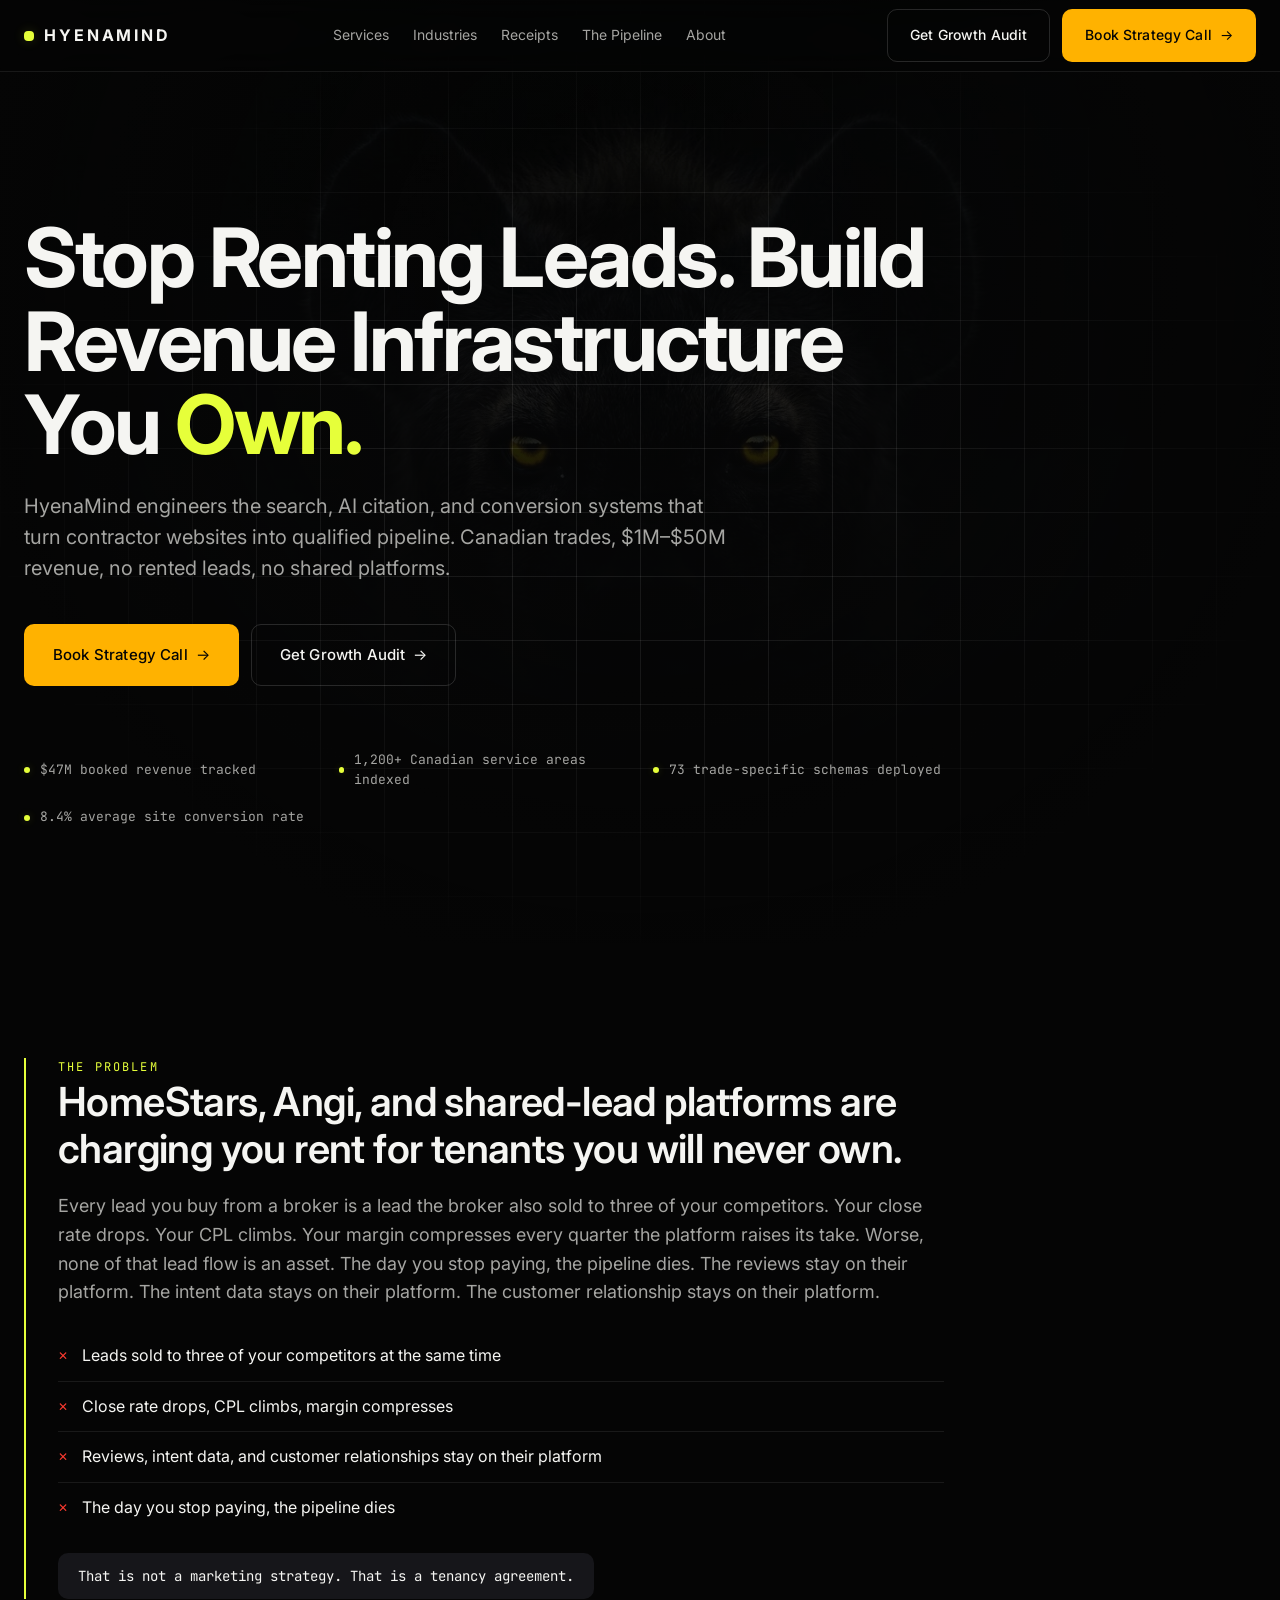
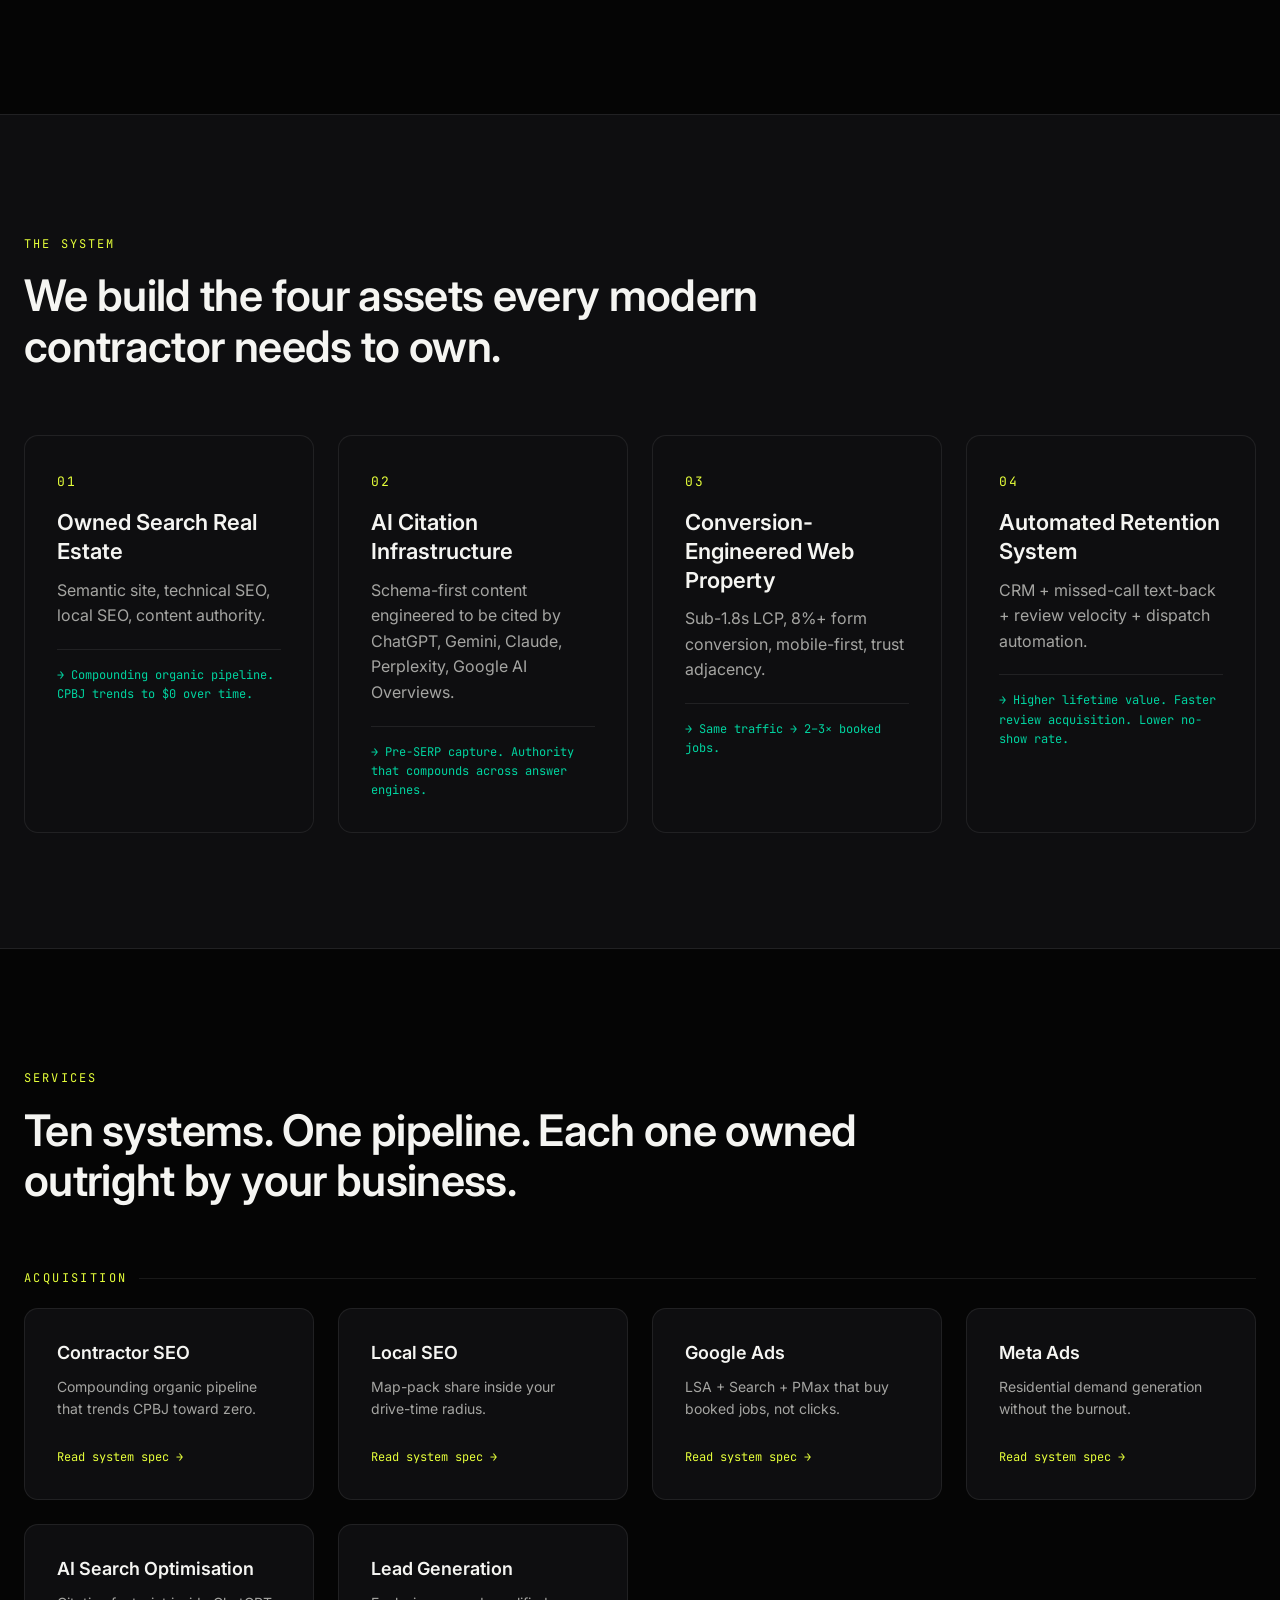
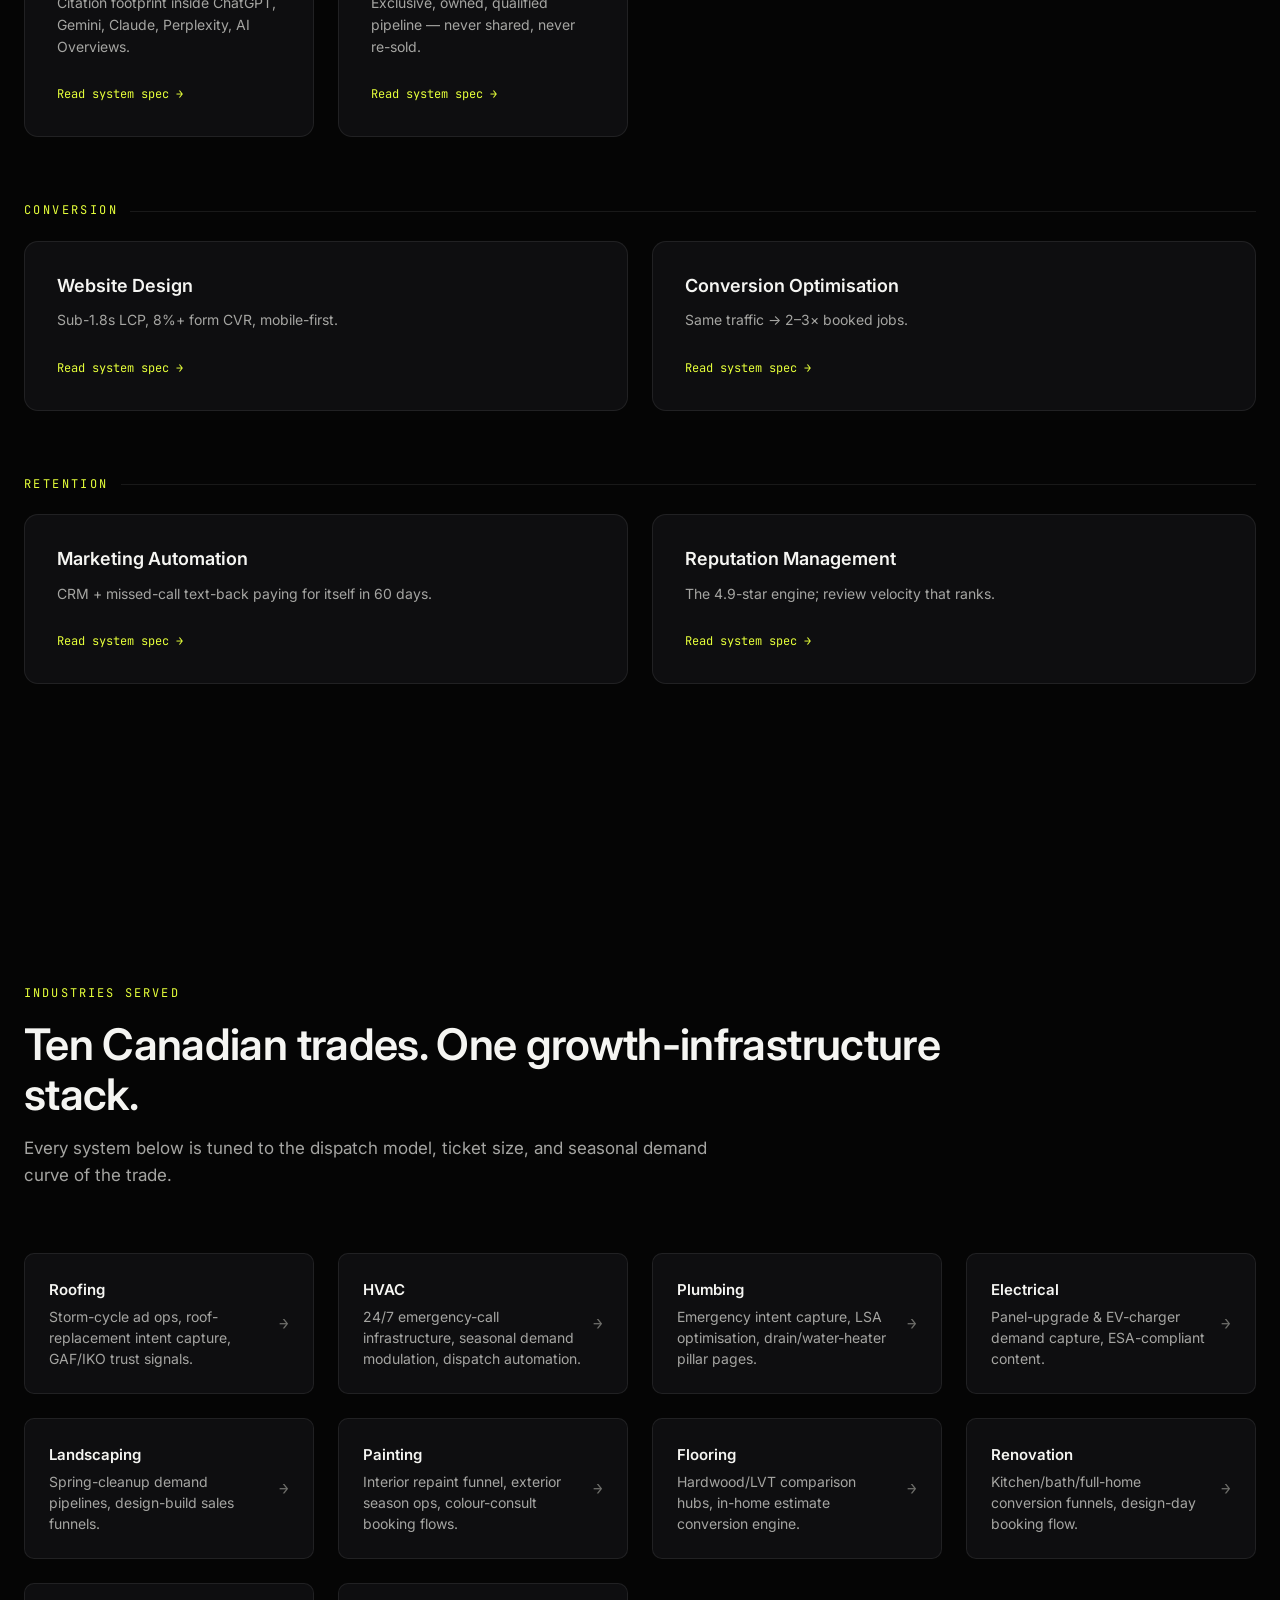
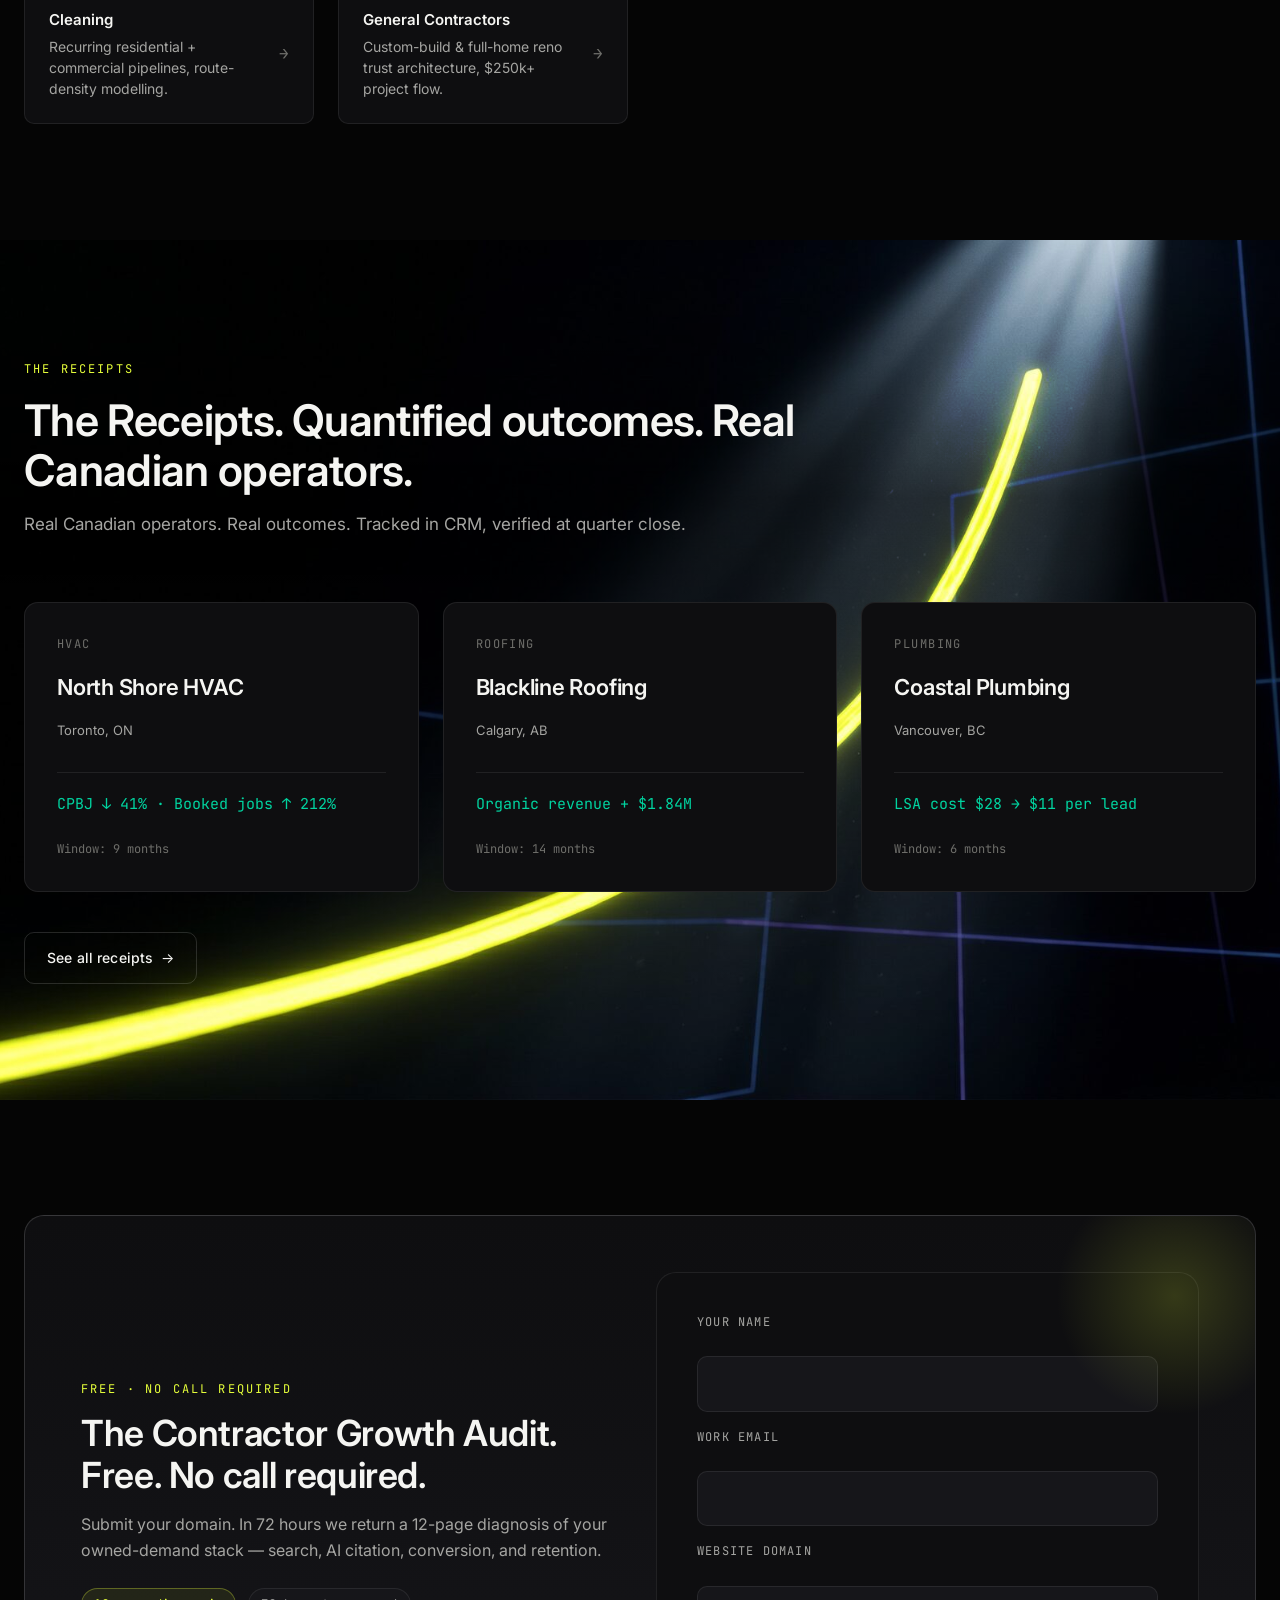
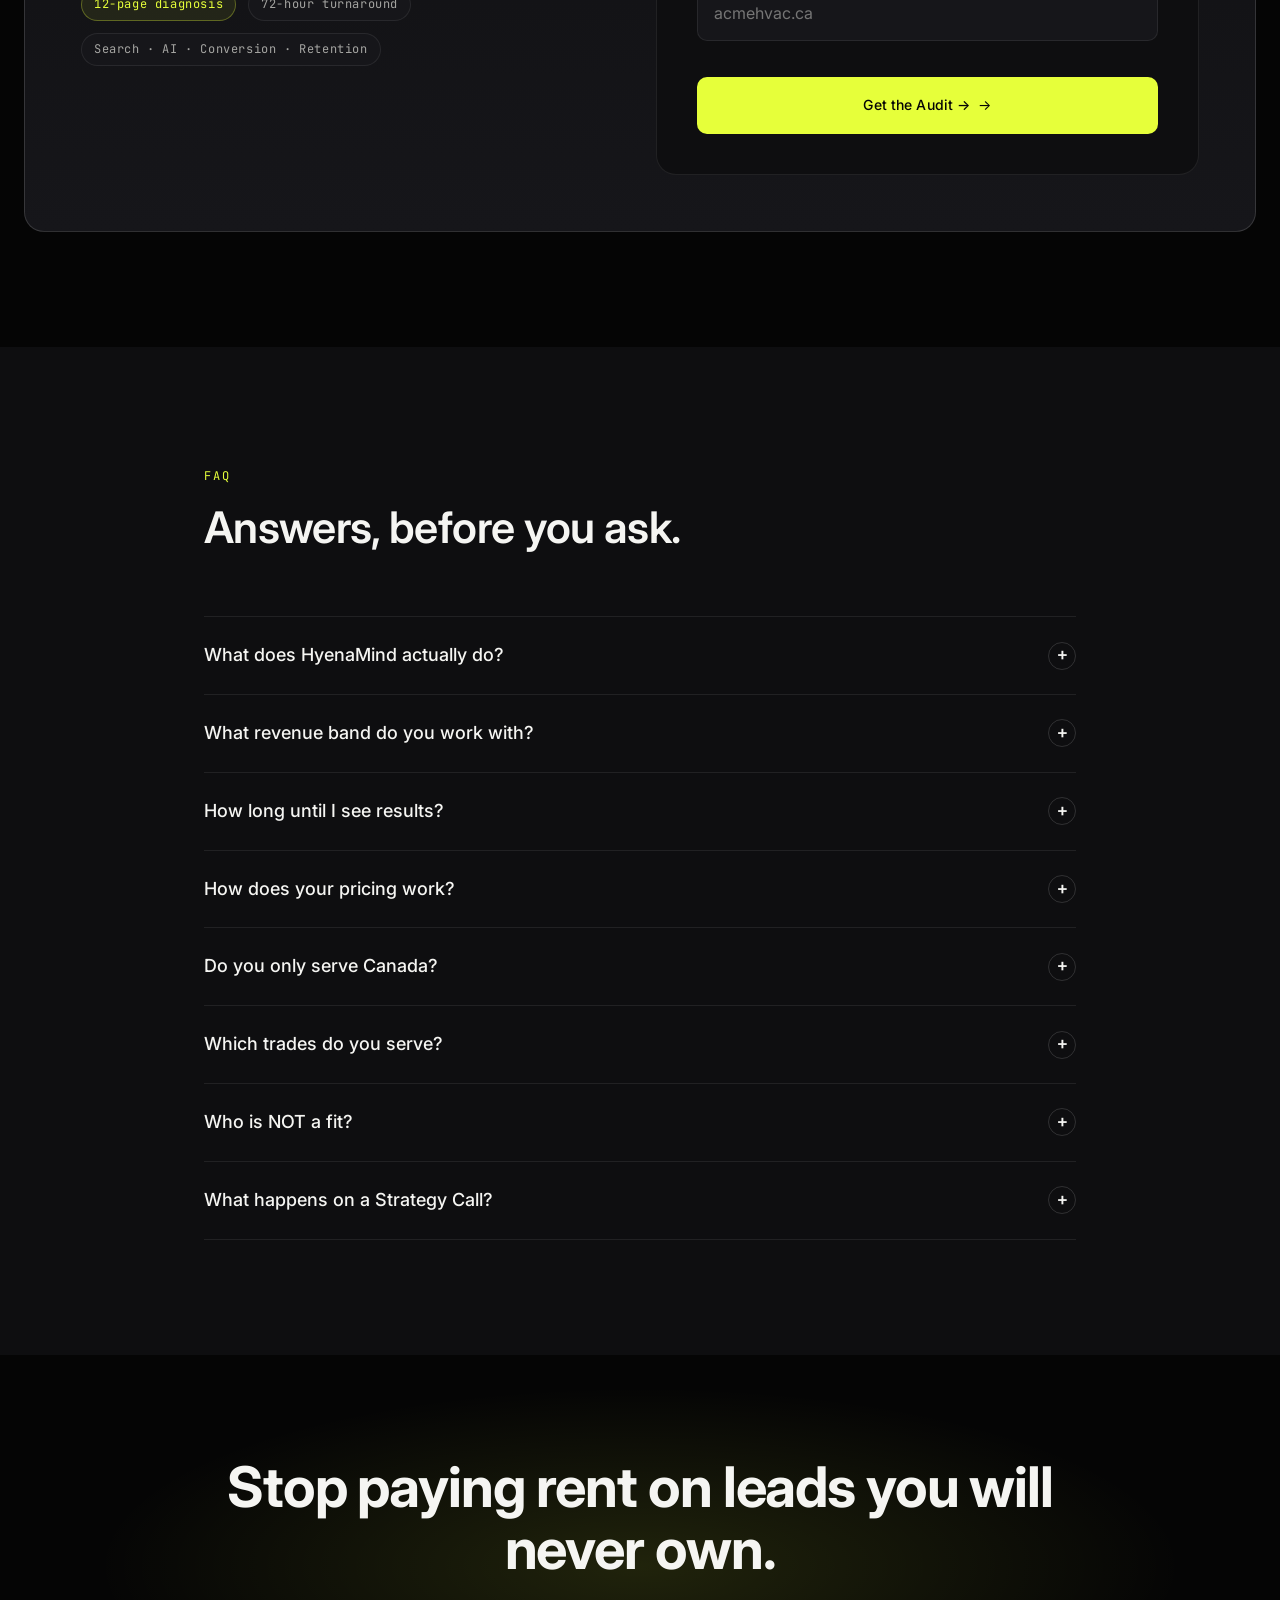
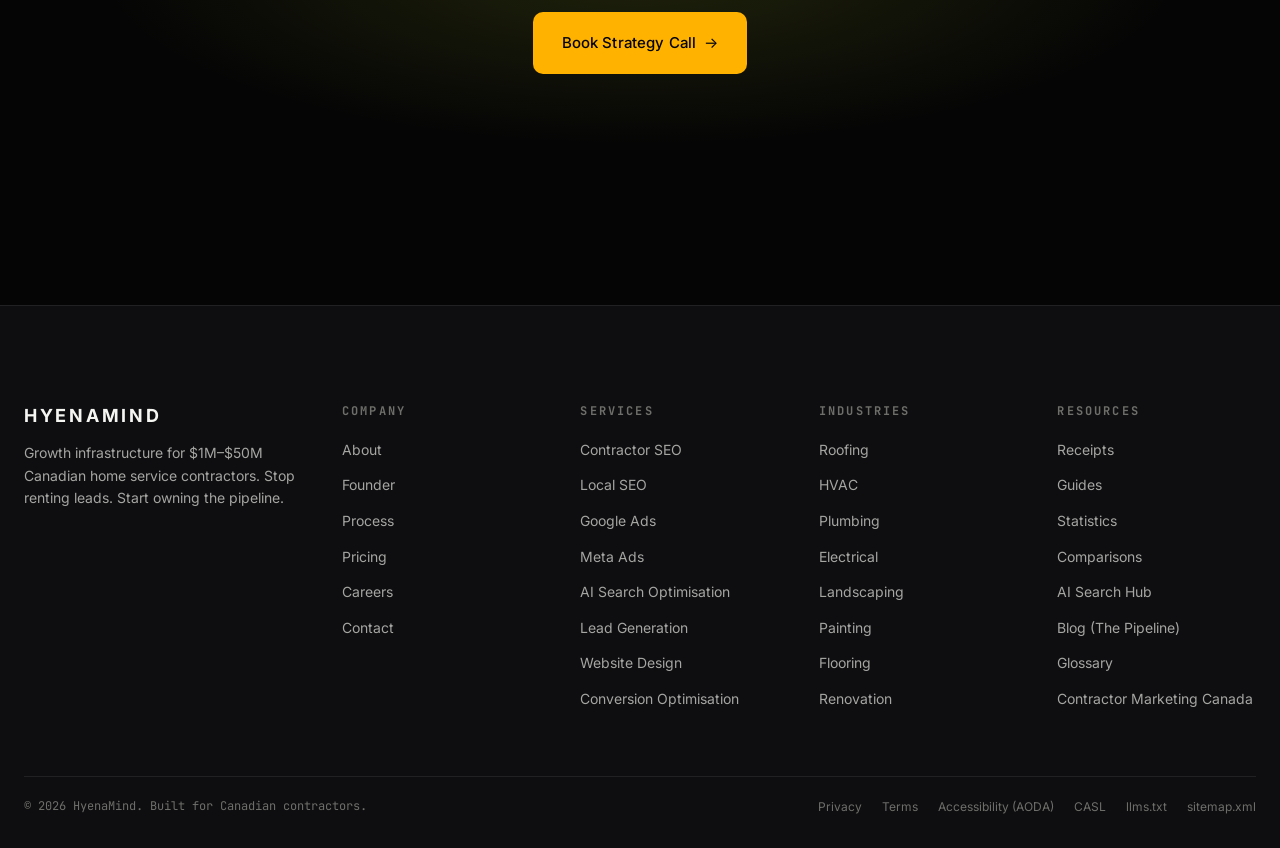
<file: index.html>
<!doctype html>
<html lang="en-CA">
<head>
<meta charset="utf-8">
<meta name="viewport" content="width=device-width,initial-scale=1,viewport-fit=cover">
<meta name="color-scheme" content="dark">
<meta name="theme-color" content="#050505">
<title>HyenaMind — Contractor Marketing Agency Canada</title>
<meta name="description" content="Growth infrastructure for $1M–$50M Canadian contractors. Stop renting leads. Own the search, AI citation, and conversion systems that drive booked jobs.">
<link rel="canonical" href="https://hyenamind.com/">
<meta property="og:type" content="website">
<meta property="og:title" content="HyenaMind — Contractor Marketing Agency Canada">
<meta property="og:description" content="Growth infrastructure for $1M–$50M Canadian contractors. Stop renting leads. Own the search, AI citation, and conversion systems that drive booked jobs.">
<meta property="og:image" content="https://hyenamind.com/assets/img/hero-hyena-eyes.jpg">
<meta property="og:locale" content="en_CA">
<meta name="twitter:card" content="summary_large_image">
<link rel="preconnect" href="https://fonts.googleapis.com">
<link rel="preconnect" href="https://fonts.gstatic.com" crossorigin>
<link href="https://fonts.googleapis.com/css2?family=Inter:wght@400;500;600;700&family=JetBrains+Mono:wght@400;500&family=Playfair+Display:ital@1&display=swap" rel="stylesheet">
<link rel="stylesheet" href="assets/css/styles.css">
<link rel="icon" href="data:image/svg+xml,%3Csvg xmlns='http://www.w3.org/2000/svg' viewBox='0 0 32 32'%3E%3Crect width='32' height='32' rx='6' fill='%23050505'/%3E%3Crect x='6' y='6' width='10' height='10' rx='2' fill='%23E6FF3A'/%3E%3C/svg%3E">
<script type="application/ld+json">{"@context": "https://schema.org", "@graph": [{"@type": "Organization", "@id": "https://hyenamind.com/#org", "name": "HyenaMind", "url": "https://hyenamind.com", "logo": "https://hyenamind.com/assets/img/logo.svg", "description": "HyenaMind engineers contractor growth infrastructure for Canadian home service operators.", "sameAs": ["https://www.linkedin.com/company/hyenamind", "https://www.youtube.com/@hyenamind", "https://x.com/hyenamind"], "areaServed": [{"@type": "Country", "name": "Canada"}]}, {"@type": "WebSite", "@id": "https://hyenamind.com/#site", "url": "https://hyenamind.com", "name": "HyenaMind", "inLanguage": "en-CA", "publisher": {"@id": "https://hyenamind.com/#org"}}]}</script>
<script type="application/ld+json">{"@context": "https://schema.org", "@type": "FAQPage", "mainEntity": [{"@type": "Question", "name": "What does HyenaMind actually do?", "acceptedAnswer": {"@type": "Answer", "text": "We engineer the four owned assets contractors need to stop paying rent on leads: search authority, AI citation footprint, conversion-grade web property, and retention automation."}}, {"@type": "Question", "name": "What revenue band do you work with?", "acceptedAnswer": {"@type": "Answer", "text": "$1M to $50M Canadian home service contractors. Below $1M we are not yet a fit. Above $50M we run executive-tier engagements."}}, {"@type": "Question", "name": "How long until I see results?", "acceptedAnswer": {"@type": "Answer", "text": "Paid channels: 30\u201360 days. Conversion lifts: 30 days. SEO and AI citation: meaningful movement at 90 days, dominant at 9\u201314 months."}}, {"@type": "Question", "name": "How does your pricing work?", "acceptedAnswer": {"@type": "Answer", "text": "Three tiers \u2014 Foundry, Forge, Furnace \u2014 priced against the size of the market you intend to own. Fixed monthly retainer, no hourly billing."}}, {"@type": "Question", "name": "Do you only serve Canada?", "acceptedAnswer": {"@type": "Answer", "text": "Canada is the primary market. USA and UK roll out next. Quebec engagements ship bilingually with hreflang en-CA / fr-CA."}}, {"@type": "Question", "name": "Which trades do you serve?", "acceptedAnswer": {"@type": "Answer", "text": "Roofing, HVAC, plumbing, electrical, landscaping, painting, flooring, renovation, cleaning, general contractors. No multi-vertical generalists."}}, {"@type": "Question", "name": "Who is NOT a fit?", "acceptedAnswer": {"@type": "Answer", "text": "Anyone hunting cheap leads, anyone unwilling to own their pipeline, anyone running the agency as a vendor instead of a partner."}}, {"@type": "Question", "name": "What happens on a Strategy Call?", "acceptedAnswer": {"@type": "Answer", "text": "Thirty minutes. We walk your numbers, name the single biggest revenue bottleneck, and tell you whether HyenaMind is the right call. No spec creative. No proposal on the call."}}]}</script>
<script type="application/ld+json">{"@context": "https://schema.org", "@type": "BreadcrumbList", "itemListElement": [{"@type": "ListItem", "position": 1, "name": "Home", "item": "https://hyenamind.com/"}]}</script>
</head>
<body>

<header class="site-header" role="banner">
  <div class="site-header__inner">
    <a href="#" class="brand-mark" aria-label="HyenaMind home">
      <span class="brand-mark__dot" aria-hidden="true"></span>
      <span>HYENAMIND</span>
    </a>
    <nav class="nav" role="navigation" aria-label="Primary">
      <a href="services.html" class="">Services</a><a href="services.html#industries" class="">Industries</a><a href="case-studies.html" class="">Receipts</a><a href="case-studies.html" class="">The Pipeline</a><a href="about.html" class="">About</a>
    </nav>
    <div class="nav-cta">
      <a href="contact.html" class="btn btn--ghost">Get Growth Audit</a>
      <a href="book-strategy-call.html" class="btn btn--primary btn--arrow">Book Strategy Call</a>
      <button class="menu-toggle" aria-expanded="false" aria-label="Open menu">☰</button>
    </div>
  </div>
</header>

<section class="hero" id="hero" aria-labelledby="hero-h1">
  <div class="hero__bg" style="background-image:url('assets/img/hero-hyena-eyes.jpg');"></div>
  <div class="hero__grid" aria-hidden="true"></div>
  <div class="container">
    <div class="hero__content reveal">
      <h1 id="hero-h1">Stop Renting Leads. Build Revenue Infrastructure You <span class="hl">Own.</span></h1>
      <p class="hero__sub">HyenaMind engineers the search, AI citation, and conversion systems that turn contractor websites into qualified pipeline. Canadian trades, $1M–$50M revenue, no rented leads, no shared platforms.</p>
      <div class="hero__ctas">
        <a href="/book-strategy-call.html" class="btn btn--primary btn--lg btn--arrow">Book Strategy Call</a>
        <a href="/contact.html" class="btn btn--ghost btn--lg btn--arrow">Get Growth Audit</a>
      </div>
      <ul class="hero__trust"><li>$47M booked revenue tracked</li><li>1,200+ Canadian service areas indexed</li><li>73 trade-specific schemas deployed</li><li>8.4% average site conversion rate</li></ul>
    </div>
  </div>
</section>

<section class="section" id="problem" aria-labelledby="problem-h2">
  <div class="container">
    <div class="narrative reveal">
      <div class="eyebrow">The Problem</div>
      <h2 id="problem-h2">HomeStars, Angi, and shared-lead platforms are charging you rent for tenants you will never own.</h2>
      <p>Every lead you buy from a broker is a lead the broker also sold to three of your competitors. Your close rate drops. Your CPL climbs. Your margin compresses every quarter the platform raises its take. Worse, none of that lead flow is an asset. The day you stop paying, the pipeline dies. The reviews stay on their platform. The intent data stays on their platform. The customer relationship stays on their platform.</p>
      <ul class="narrative__bullets"><li>Leads sold to three of your competitors at the same time</li><li>Close rate drops, CPL climbs, margin compresses</li><li>Reviews, intent data, and customer relationships stay on their platform</li><li>The day you stop paying, the pipeline dies</li></ul>
      <div class="closing">That is not a marketing strategy. That is a tenancy agreement.</div>
    </div>
  </div>
</section>

<section class="section" id="solution" aria-labelledby="solution-h2" style="background: var(--surface-1); border-top: 1px solid var(--line-1); border-bottom: 1px solid var(--line-1);">
  <div class="container">
    <div class="section-head reveal">
      <div class="eyebrow">The System</div>
      <h2 id="solution-h2">We build the four assets every modern contractor needs to own.</h2>
    </div>
    <div class="grid-2">
        <article class="pillar reveal" data-delay="1">
          <div class="pillar__num">01</div>
          <h3>Owned Search Real Estate</h3>
          <p>Semantic site, technical SEO, local SEO, content authority.</p>
          <div class="pillar__outcome">→ Compounding organic pipeline. CPBJ trends to $0 over time.</div>
        </article>
        <article class="pillar reveal" data-delay="2">
          <div class="pillar__num">02</div>
          <h3>AI Citation Infrastructure</h3>
          <p>Schema-first content engineered to be cited by ChatGPT, Gemini, Claude, Perplexity, Google AI Overviews.</p>
          <div class="pillar__outcome">→ Pre-SERP capture. Authority that compounds across answer engines.</div>
        </article>
        <article class="pillar reveal" data-delay="3">
          <div class="pillar__num">03</div>
          <h3>Conversion-Engineered Web Property</h3>
          <p>Sub-1.8s LCP, 8%+ form conversion, mobile-first, trust adjacency.</p>
          <div class="pillar__outcome">→ Same traffic → 2–3× booked jobs.</div>
        </article>
        <article class="pillar reveal" data-delay="4">
          <div class="pillar__num">04</div>
          <h3>Automated Retention System</h3>
          <p>CRM + missed-call text-back + review velocity + dispatch automation.</p>
          <div class="pillar__outcome">→ Higher lifetime value. Faster review acquisition. Lower no-show rate.</div>
        </article></div>
  </div>
</section>

<section class="section" id="services" aria-labelledby="services-h2">
  <div class="container">
    <div class="section-head reveal">
      <div class="eyebrow">Services</div>
      <h2 id="services-h2">Ten systems. One pipeline. Each one owned outright by your business.</h2>
    </div>
    
        <div class="service-category">
          <div class="service-category__label">Acquisition</div>
          <div class="grid-3">
            <a class="service-card reveal" href="/services.html#contractor-seo">
              <h3>Contractor SEO</h3>
              <p>Compounding organic pipeline that trends CPBJ toward zero.</p>
              <span class="service-card__arrow">Read system spec →</span>
            </a>
            <a class="service-card reveal" href="/services.html#local-seo">
              <h3>Local SEO</h3>
              <p>Map-pack share inside your drive-time radius.</p>
              <span class="service-card__arrow">Read system spec →</span>
            </a>
            <a class="service-card reveal" href="/services.html#google-ads">
              <h3>Google Ads</h3>
              <p>LSA + Search + PMax that buy booked jobs, not clicks.</p>
              <span class="service-card__arrow">Read system spec →</span>
            </a>
            <a class="service-card reveal" href="/services.html#meta-ads">
              <h3>Meta Ads</h3>
              <p>Residential demand generation without the burnout.</p>
              <span class="service-card__arrow">Read system spec →</span>
            </a>
            <a class="service-card reveal" href="/services.html#ai-search-optimization">
              <h3>AI Search Optimisation</h3>
              <p>Citation footprint inside ChatGPT, Gemini, Claude, Perplexity, AI Overviews.</p>
              <span class="service-card__arrow">Read system spec →</span>
            </a>
            <a class="service-card reveal" href="/services.html#lead-generation">
              <h3>Lead Generation</h3>
              <p>Exclusive, owned, qualified pipeline — never shared, never re-sold.</p>
              <span class="service-card__arrow">Read system spec →</span>
            </a></div>
        </div>
        <div class="service-category">
          <div class="service-category__label">Conversion</div>
          <div class="grid-3">
            <a class="service-card reveal" href="/services.html#website-design">
              <h3>Website Design</h3>
              <p>Sub-1.8s LCP, 8%+ form CVR, mobile-first.</p>
              <span class="service-card__arrow">Read system spec →</span>
            </a>
            <a class="service-card reveal" href="/services.html#conversion-optimization">
              <h3>Conversion Optimisation</h3>
              <p>Same traffic → 2–3× booked jobs.</p>
              <span class="service-card__arrow">Read system spec →</span>
            </a></div>
        </div>
        <div class="service-category">
          <div class="service-category__label">Retention</div>
          <div class="grid-3">
            <a class="service-card reveal" href="/services.html#marketing-automation">
              <h3>Marketing Automation</h3>
              <p>CRM + missed-call text-back paying for itself in 60 days.</p>
              <span class="service-card__arrow">Read system spec →</span>
            </a>
            <a class="service-card reveal" href="/services.html#reputation-management">
              <h3>Reputation Management</h3>
              <p>The 4.9-star engine; review velocity that ranks.</p>
              <span class="service-card__arrow">Read system spec →</span>
            </a></div>
        </div>
  </div>
</section>

<section class="section" id="industries" aria-labelledby="industries-h2">
  <div class="container">
    <div class="section-head reveal">
      <div class="eyebrow">Industries Served</div>
      <h2 id="industries-h2">Ten Canadian trades. One growth-infrastructure stack.</h2>
      <p>Every system below is tuned to the dispatch model, ticket size, and seasonal demand curve of the trade.</p>
    </div>
    <div class="grid-3">
        <a class="industry-card reveal" href="/industries/roofing-marketing">
          <div>
            <div class="industry-card__name">Roofing</div>
            <div class="body-sm" style="margin-top:4px;">Storm-cycle ad ops, roof-replacement intent capture, GAF/IKO trust signals.</div>
          </div>
          <span class="industry-card__arrow">→</span>
        </a>
        <a class="industry-card reveal" href="/industries/hvac-marketing">
          <div>
            <div class="industry-card__name">HVAC</div>
            <div class="body-sm" style="margin-top:4px;">24/7 emergency-call infrastructure, seasonal demand modulation, dispatch automation.</div>
          </div>
          <span class="industry-card__arrow">→</span>
        </a>
        <a class="industry-card reveal" href="/industries/plumbing-marketing">
          <div>
            <div class="industry-card__name">Plumbing</div>
            <div class="body-sm" style="margin-top:4px;">Emergency intent capture, LSA optimisation, drain/water-heater pillar pages.</div>
          </div>
          <span class="industry-card__arrow">→</span>
        </a>
        <a class="industry-card reveal" href="/industries/electrical-marketing">
          <div>
            <div class="industry-card__name">Electrical</div>
            <div class="body-sm" style="margin-top:4px;">Panel-upgrade &amp; EV-charger demand capture, ESA-compliant content.</div>
          </div>
          <span class="industry-card__arrow">→</span>
        </a>
        <a class="industry-card reveal" href="/industries/landscaping-marketing">
          <div>
            <div class="industry-card__name">Landscaping</div>
            <div class="body-sm" style="margin-top:4px;">Spring-cleanup demand pipelines, design-build sales funnels.</div>
          </div>
          <span class="industry-card__arrow">→</span>
        </a>
        <a class="industry-card reveal" href="/industries/painting-marketing">
          <div>
            <div class="industry-card__name">Painting</div>
            <div class="body-sm" style="margin-top:4px;">Interior repaint funnel, exterior season ops, colour-consult booking flows.</div>
          </div>
          <span class="industry-card__arrow">→</span>
        </a>
        <a class="industry-card reveal" href="/industries/flooring-marketing">
          <div>
            <div class="industry-card__name">Flooring</div>
            <div class="body-sm" style="margin-top:4px;">Hardwood/LVT comparison hubs, in-home estimate conversion engine.</div>
          </div>
          <span class="industry-card__arrow">→</span>
        </a>
        <a class="industry-card reveal" href="/industries/renovation-marketing">
          <div>
            <div class="industry-card__name">Renovation</div>
            <div class="body-sm" style="margin-top:4px;">Kitchen/bath/full-home conversion funnels, design-day booking flow.</div>
          </div>
          <span class="industry-card__arrow">→</span>
        </a>
        <a class="industry-card reveal" href="/industries/cleaning-marketing">
          <div>
            <div class="industry-card__name">Cleaning</div>
            <div class="body-sm" style="margin-top:4px;">Recurring residential + commercial pipelines, route-density modelling.</div>
          </div>
          <span class="industry-card__arrow">→</span>
        </a>
        <a class="industry-card reveal" href="/industries/general-contractor-marketing">
          <div>
            <div class="industry-card__name">General Contractors</div>
            <div class="body-sm" style="margin-top:4px;">Custom-build &amp; full-home reno trust architecture, $250k+ project flow.</div>
          </div>
          <span class="industry-card__arrow">→</span>
        </a></div>
  </div>
</section>

<section class="section" id="receipts" aria-labelledby="receipts-h2" style="background-image: linear-gradient(180deg, transparent 0%, rgba(5,5,5,0.6) 30%, transparent 100%), url('assets/img/receipts-bg.jpg'); background-size: cover; background-position: center; background-blend-mode: overlay;">
  <div class="container">
    <div class="section-head reveal">
      <div class="eyebrow">The Receipts</div>
      <h2 id="receipts-h2">The Receipts. Quantified outcomes. Real Canadian operators.</h2>
      <p>Real Canadian operators. Real outcomes. Tracked in CRM, verified at quarter close.</p>
    </div>
    <div class="grid-3">
        <a href="/case-studies.html" class="receipt-card reveal">
          <div class="receipt-card__trade">HVAC</div>
          <div class="receipt-card__client">North Shore HVAC</div> 
          <div class="receipt-card__loc">Toronto, ON</div>
          <div class="receipt-card__result">CPBJ ↓ 41% · Booked jobs ↑ 212%</div>
          <div class="receipt-card__window">Window: 9 months</div>
        </a>
        <a href="/case-studies.html" class="receipt-card reveal">
          <div class="receipt-card__trade">Roofing</div>
          <div class="receipt-card__client">Blackline Roofing</div>
          <div class="receipt-card__loc">Calgary, AB</div>
          <div class="receipt-card__result">Organic revenue + $1.84M</div>
          <div class="receipt-card__window">Window: 14 months</div>
        </a>
        <a href="/case-studies.html" class="receipt-card reveal">
          <div class="receipt-card__trade">Plumbing</div>
          <div class="receipt-card__client">Coastal Plumbing</div>
          <div class="receipt-card__loc">Vancouver, BC</div>
          <div class="receipt-card__result">LSA cost $28 → $11 per lead</div>
          <div class="receipt-card__window">Window: 6 months</div>
        </a></div>
    <div style="margin-top: var(--s-8);"><a href="/case-studies.html" class="btn btn--ghost btn--arrow">See all receipts</a></div>
  </div>
</section>

<section class="section" id="lead-magnet" aria-labelledby="lm-h2">
  <div class="container">
    <div class="lead-magnet reveal">
      <div class="lead-magnet__grid">
        <div>
          <div class="eyebrow">Free · No call required</div>
          <h2 id="lm-h2" style="margin-top:var(--s-3);">The Contractor Growth Audit. Free. No call required.</h2>
          <p style="margin-top:var(--s-4);">Submit your domain. In 72 hours we return a 12-page diagnosis of your owned-demand stack — search, AI citation, conversion, and retention.</p>
          <div style="margin-top:var(--s-6); display:flex; flex-wrap:wrap; gap:var(--s-3);">
            <span class="chip chip--voltage">12-page diagnosis</span>
            <span class="chip">72-hour turnaround</span>
            <span class="chip">Search · AI · Conversion · Retention</span>
          </div>
        </div>
        <form class="form" data-demo>
          <div class="form__row">
            <label class="form__label" for="lm-name">Your name</label>
            <input class="form__input" type="text" id="lm-name" name="name" required>
          </div>
          <div class="form__row">
            <label class="form__label" for="lm-email">Work email</label>
            <input class="form__input" type="email" id="lm-email" name="email" required>
          </div>
          <div class="form__row">
            <label class="form__label" for="lm-domain">Website domain</label>
            <input class="form__input" type="text" id="lm-domain" name="domain" placeholder="acmehvac.ca" required>
          </div>
          <button type="submit" class="btn btn--voltage btn--arrow form__submit">Get the Audit →</button>
          <div class="form__success">Audit request received. We'll deliver the 12-page diagnosis to your inbox inside 72 hours.</div>
        </form>
      </div>
    </div>
  </div>
</section>

<section class="section" id="faq" aria-labelledby="faq-h2" style="background: var(--surface-1);">
  <div class="container container-narrow">
    <div class="section-head reveal">
      <div class="eyebrow">FAQ</div>
      <h2 id="faq-h2">Answers, before you ask.</h2>
    </div>
    <div class="faq">
        <div class="faq__item">
          <button class="faq__q" aria-expanded="false" aria-controls="faq-a-0">
            <span>What does HyenaMind actually do?</span>
            <span class="faq__q-icon" aria-hidden="true">+</span>
          </button>
          <div class="faq__a" id="faq-a-0"><div class="faq__a-inner">We engineer the four owned assets contractors need to stop paying rent on leads: search authority, AI citation footprint, conversion-grade web property, and retention automation.</div></div>
        </div>
        <div class="faq__item">
          <button class="faq__q" aria-expanded="false" aria-controls="faq-a-1">
            <span>What revenue band do you work with?</span>
            <span class="faq__q-icon" aria-hidden="true">+</span>
          </button>
          <div class="faq__a" id="faq-a-1"><div class="faq__a-inner">$1M to $50M Canadian home service contractors. Below $1M we are not yet a fit. Above $50M we run executive-tier engagements.</div></div>
        </div>
        <div class="faq__item">
          <button class="faq__q" aria-expanded="false" aria-controls="faq-a-2">
            <span>How long until I see results?</span>
            <span class="faq__q-icon" aria-hidden="true">+</span>
          </button>
          <div class="faq__a" id="faq-a-2"><div class="faq__a-inner">Paid channels: 30–60 days. Conversion lifts: 30 days. SEO and AI citation: meaningful movement at 90 days, dominant at 9–14 months.</div></div>
        </div>
        <div class="faq__item">
          <button class="faq__q" aria-expanded="false" aria-controls="faq-a-3">
            <span>How does your pricing work?</span>
            <span class="faq__q-icon" aria-hidden="true">+</span>
          </button>
          <div class="faq__a" id="faq-a-3"><div class="faq__a-inner">Three tiers — Foundry, Forge, Furnace — priced against the size of the market you intend to own. Fixed monthly retainer, no hourly billing.</div></div>
        </div>
        <div class="faq__item">
          <button class="faq__q" aria-expanded="false" aria-controls="faq-a-4">
            <span>Do you only serve Canada?</span>
            <span class="faq__q-icon" aria-hidden="true">+</span>
          </button>
          <div class="faq__a" id="faq-a-4"><div class="faq__a-inner">Canada is the primary market. USA and UK roll out next. Quebec engagements ship bilingually with hreflang en-CA / fr-CA.</div></div>
        </div>
        <div class="faq__item">
          <button class="faq__q" aria-expanded="false" aria-controls="faq-a-5">
            <span>Which trades do you serve?</span>
            <span class="faq__q-icon" aria-hidden="true">+</span>
          </button>
          <div class="faq__a" id="faq-a-5"><div class="faq__a-inner">Roofing, HVAC, plumbing, electrical, landscaping, painting, flooring, renovation, cleaning, general contractors. No multi-vertical generalists.</div></div>
        </div>
        <div class="faq__item">
          <button class="faq__q" aria-expanded="false" aria-controls="faq-a-6">
            <span>Who is NOT a fit?</span>
            <span class="faq__q-icon" aria-hidden="true">+</span>
          </button>
          <div class="faq__a" id="faq-a-6"><div class="faq__a-inner">Anyone hunting cheap leads, anyone unwilling to own their pipeline, anyone running the agency as a vendor instead of a partner.</div></div>
        </div>
        <div class="faq__item">
          <button class="faq__q" aria-expanded="false" aria-controls="faq-a-7">
            <span>What happens on a Strategy Call?</span>
            <span class="faq__q-icon" aria-hidden="true">+</span>
          </button>
          <div class="faq__a" id="faq-a-7"><div class="faq__a-inner">Thirty minutes. We walk your numbers, name the single biggest revenue bottleneck, and tell you whether HyenaMind is the right call. No spec creative. No proposal on the call.</div></div>
        </div></div>
  </div>
</section>

<section class="cta-strip" id="final-cta" aria-labelledby="final-cta-h2">
  <div class="cta-strip__bg" aria-hidden="true"></div>
  <div class="container">
    <h2 id="final-cta-h2">Stop paying rent on leads you will never own.</h2>
    <a href="/book-strategy-call.html" class="btn btn--primary btn--lg btn--arrow">Book Strategy Call</a>
  </div>
</section>

<footer class="site-footer">
  <div class="container">
    <div class="footer-top">
      
    <div class="footer-col">
      <div class="footer-col__brand">HYENAMIND</div>
      <p class="footer-col__brand-sub">Growth infrastructure for $1M–$50M Canadian home service contractors. Stop renting leads. Start owning the pipeline.</p>
    </div>
    
        <div class="footer-col">
          <h4 class="footer-col__title">Company</h4>
          <ul><li><a href="/about.html">About</a></li><li><a href="/founder.html">Founder</a></li><li><a href="/process.html">Process</a></li><li><a href="/pricing.html">Pricing</a></li><li><a href="/contact.html#careers">Careers</a></li><li><a href="/contact.html">Contact</a></li></ul>
        </div>
        <div class="footer-col">
          <h4 class="footer-col__title">Services</h4>
          <ul><li><a href="/services.html#contractor-seo">Contractor SEO</a></li><li><a href="/services.html#local-seo">Local SEO</a></li><li><a href="/services.html#google-ads">Google Ads</a></li><li><a href="/services.html#meta-ads">Meta Ads</a></li><li><a href="/services.html#ai-search-optimization">AI Search Optimisation</a></li><li><a href="/services.html#lead-generation">Lead Generation</a></li><li><a href="/services.html#website-design">Website Design</a></li><li><a href="/services.html#conversion-optimization">Conversion Optimisation</a></li></ul>
        </div>
        <div class="footer-col">
          <h4 class="footer-col__title">Industries</h4>
          <ul><li><a href="/industries/roofing-marketing">Roofing</a></li><li><a href="/industries/hvac-marketing">HVAC</a></li><li><a href="/industries/plumbing-marketing">Plumbing</a></li><li><a href="/industries/electrical-marketing">Electrical</a></li><li><a href="/industries/landscaping-marketing">Landscaping</a></li><li><a href="/industries/painting-marketing">Painting</a></li><li><a href="/industries/flooring-marketing">Flooring</a></li><li><a href="/industries/renovation-marketing">Renovation</a></li></ul>
        </div>
        <div class="footer-col">
          <h4 class="footer-col__title">Resources</h4>
          <ul><li><a href="/case-studies.html">Receipts</a></li><li><a href="/case-studies.html">Guides</a></li><li><a href="/resources/contractor-marketing-statistics-2026">Statistics</a></li><li><a href="/resources/comparisons">Comparisons</a></li><li><a href="/resources/ai-search">AI Search Hub</a></li><li><a href="/case-studies.html">Blog (The Pipeline)</a></li><li><a href="/resources/glossary">Glossary</a></li><li><a href="/contractor-marketing-canada">Contractor Marketing Canada</a></li></ul>
        </div>
    </div>
    <div class="footer-bottom">
      <div class="footer-bottom__copy">© <span data-year>2026</span> HyenaMind. Built for Canadian contractors.</div>
      <div class="footer-bottom__legal"><a href="/legal/privacy">Privacy</a><a href="/legal/terms">Terms</a><a href="/legal/accessibility">Accessibility (AODA)</a><a href="/legal/casl">CASL</a><a href="/llms.txt">llms.txt</a><a href="/sitemap.xml">sitemap.xml</a></div>
    </div>
  </div>
</footer>
<script src="assets/js/site.js" defer></script> 
</body>
</html>
</file>
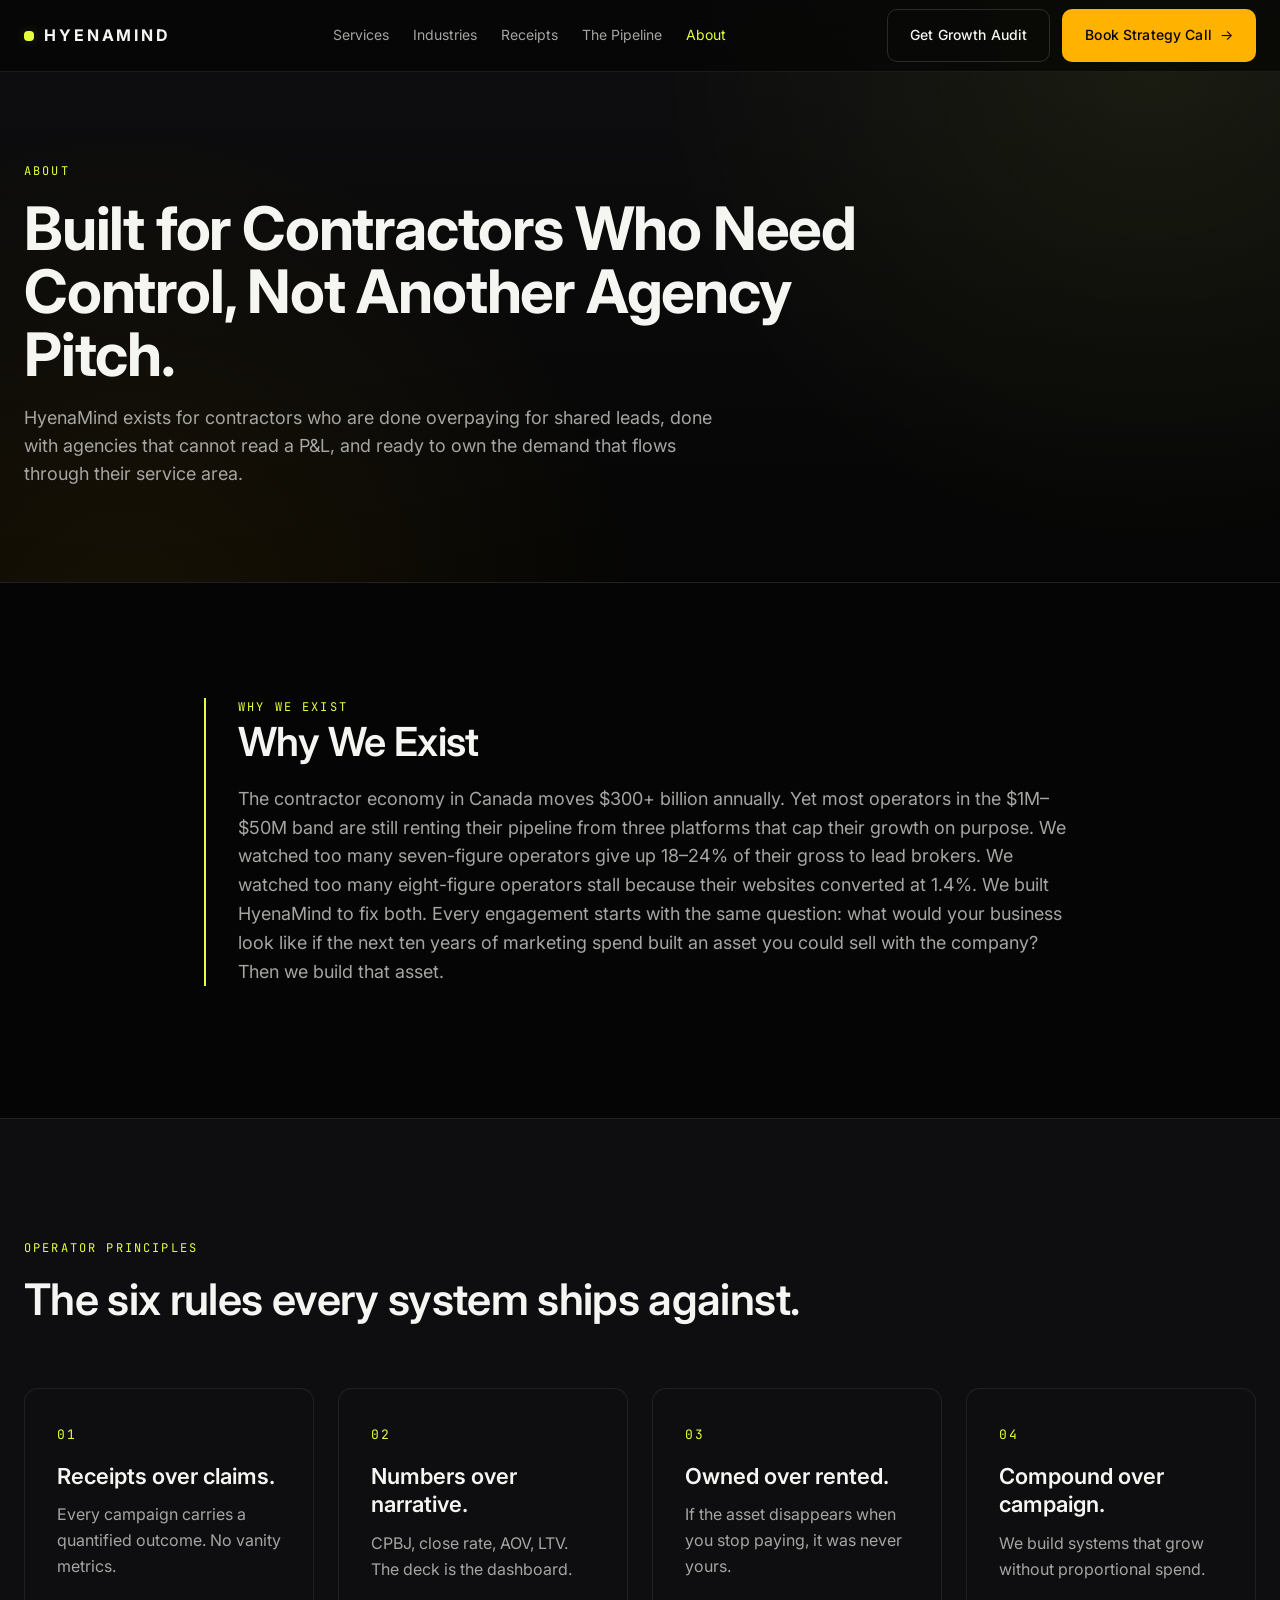
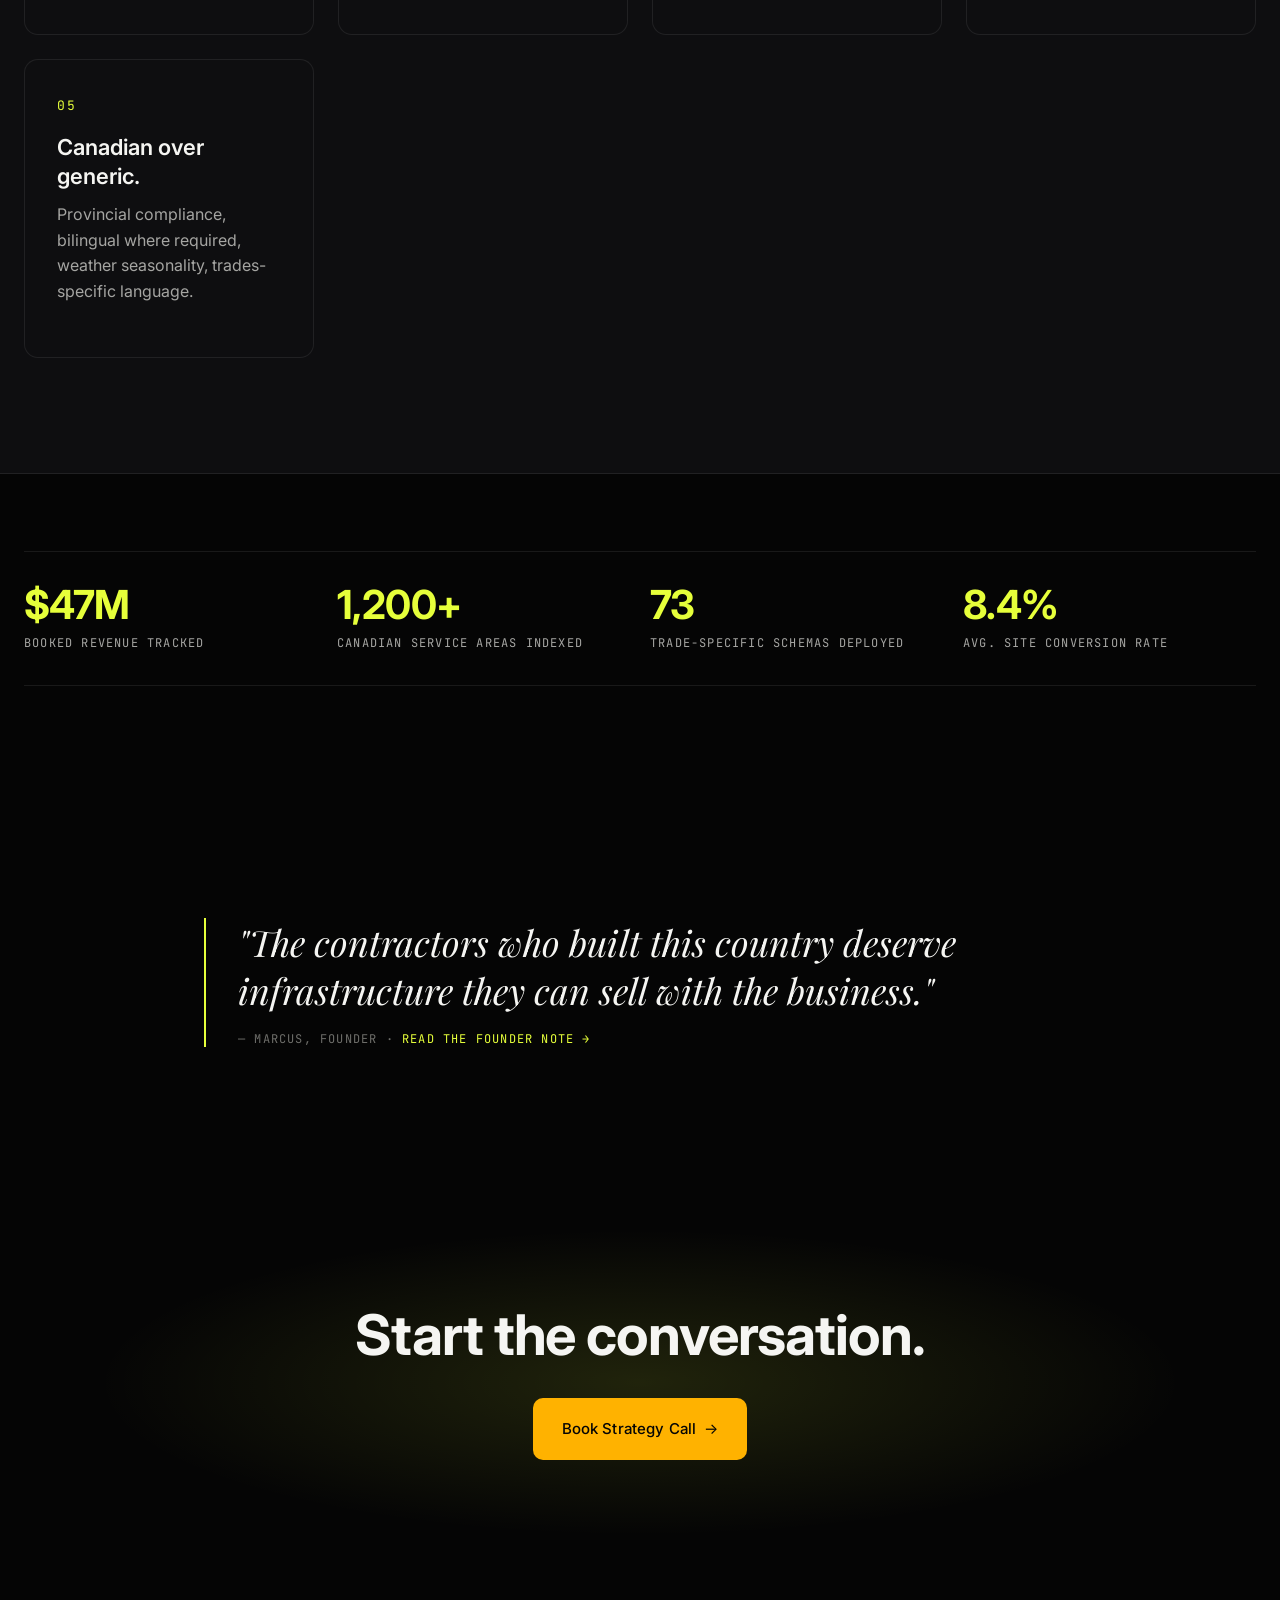
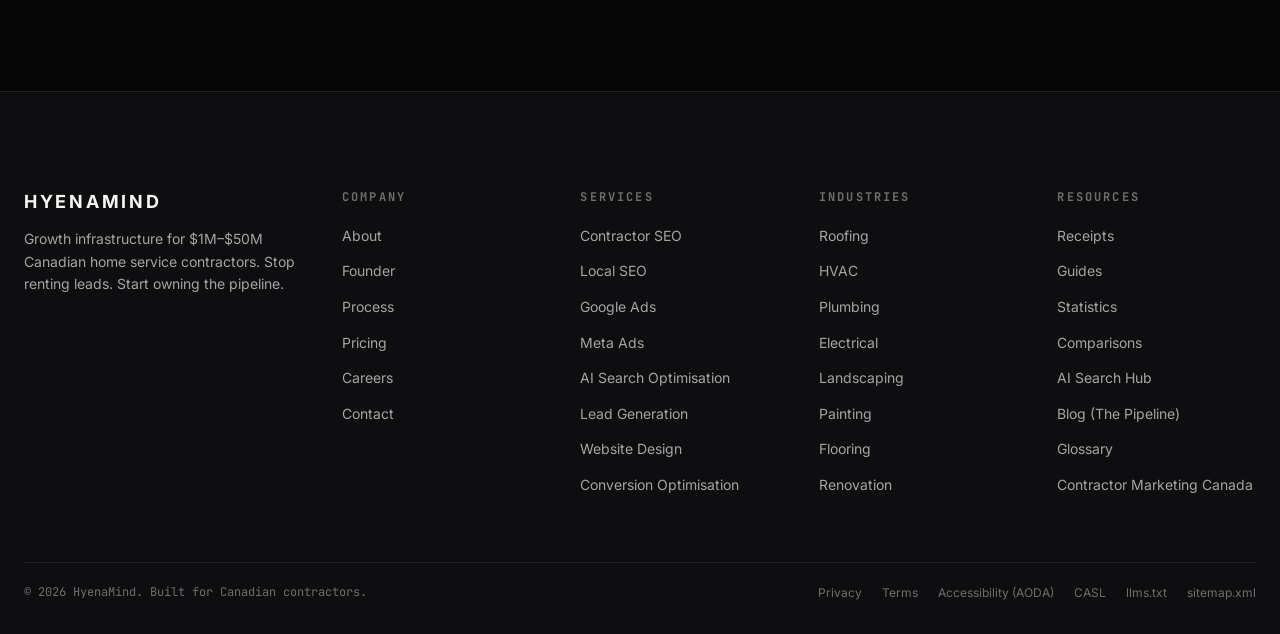
<file: about.html>
<!doctype html>
<html lang="en-CA">
<head>
<meta charset="utf-8">
<meta name="viewport" content="width=device-width,initial-scale=1,viewport-fit=cover">
<meta name="color-scheme" content="dark">
<meta name="theme-color" content="#050505">
<title>About HyenaMind — Contractor Growth Infrastructure</title>
<meta name="description" content="HyenaMind exists for contractors done with shared leads and recycled agency decks. Engineered infrastructure for $1M–$50M Canadian trades.">
<link rel="canonical" href="https://hyenamind.com/about/">
<meta property="og:type" content="website">
<meta property="og:title" content="About HyenaMind — Contractor Growth Infrastructure">
<meta property="og:description" content="HyenaMind exists for contractors done with shared leads and recycled agency decks. Engineered infrastructure for $1M–$50M Canadian trades.">
<meta property="og:image" content="https://hyenamind.com/assets/img/hero-hyena-eyes.jpg">
<meta property="og:locale" content="en_CA">
<meta name="twitter:card" content="summary_large_image">
<link rel="preconnect" href="https://fonts.googleapis.com">
<link rel="preconnect" href="https://fonts.gstatic.com" crossorigin>
<link href="https://fonts.googleapis.com/css2?family=Inter:wght@400;500;600;700&family=JetBrains+Mono:wght@400;500&family=Playfair+Display:ital@1&display=swap" rel="stylesheet">
<link rel="stylesheet" href="assets/css/styles.css">
<link rel="icon" href="data:image/svg+xml,%3Csvg xmlns='http://www.w3.org/2000/svg' viewBox='0 0 32 32'%3E%3Crect width='32' height='32' rx='6' fill='%23050505'/%3E%3Crect x='6' y='6' width='10' height='10' rx='2' fill='%23E6FF3A'/%3E%3C/svg%3E">
<script type="application/ld+json">{"@context": "https://schema.org", "@graph": [{"@type": "Organization", "@id": "https://hyenamind.com/#org", "name": "HyenaMind", "url": "https://hyenamind.com", "logo": "https://hyenamind.com/assets/img/logo.svg", "description": "HyenaMind engineers contractor growth infrastructure for Canadian home service operators.", "sameAs": ["https://www.linkedin.com/company/hyenamind", "https://www.youtube.com/@hyenamind", "https://x.com/hyenamind"], "areaServed": [{"@type": "Country", "name": "Canada"}]}, {"@type": "WebSite", "@id": "https://hyenamind.com/#site", "url": "https://hyenamind.com", "name": "HyenaMind", "inLanguage": "en-CA", "publisher": {"@id": "https://hyenamind.com/#org"}}]}</script>
<script type="application/ld+json">{"@context": "https://schema.org", "@type": "AboutPage", "name": "About HyenaMind", "url": "https://hyenamind.com/about/", "description": "HyenaMind exists for contractors who are done overpaying for shared leads, done with agencies that cannot read a P&L, and ready to own the demand that flows through their service area."}</script>
</head>
<body>

<header class="site-header" role="banner">
  <div class="site-header__inner">
    <a href="#" class="brand-mark" aria-label="HyenaMind home">
      <span class="brand-mark__dot" aria-hidden="true"></span>
      <span>HYENAMIND</span>
    </a>
    <nav class="nav" role="navigation" aria-label="Primary">
      <a href="services.html" class="">Services</a><a href="services.html#industries" class="">Industries</a><a href="case-studies.html" class="">Receipts</a><a href="case-studies.html" class="">The Pipeline</a><a href="about.html" class="active">About</a>
    </nav>
    <div class="nav-cta">
      <a href="contact.html" class="btn btn--ghost">Get Growth Audit</a>
      <a href="book-strategy-call.html" class="btn btn--primary btn--arrow">Book Strategy Call</a>
      <button class="menu-toggle" aria-expanded="false" aria-label="Open menu">☰</button>
    </div>
  </div>
</header>

<section class="page-banner">
  <div class="container">
    <div class="page-banner__inner reveal">
      <div class="eyebrow">About</div>
      <h1>Built for Contractors Who Need Control, Not Another Agency Pitch.</h1>
      <p class="page-banner__sub">HyenaMind exists for contractors who are done overpaying for shared leads, done with agencies that cannot read a P&amp;L, and ready to own the demand that flows through their service area.</p>
    </div>
  </div>
</section>

<section class="section">
  <div class="container container-narrow">
    <div class="narrative reveal">
      <div class="eyebrow">Why We Exist</div>
      <h2>Why We Exist</h2>
      <p>The contractor economy in Canada moves $300+ billion annually. Yet most operators in the $1M–$50M band are still renting their pipeline from three platforms that cap their growth on purpose.

We watched too many seven-figure operators give up 18–24% of their gross to lead brokers. We watched too many eight-figure operators stall because their websites converted at 1.4%. We built HyenaMind to fix both.

Every engagement starts with the same question: what would your business look like if the next ten years of marketing spend built an asset you could sell with the company? Then we build that asset.</p>
    </div>
  </div>
</section>

<section class="section" style="background: var(--surface-1); border-top: 1px solid var(--line-1); border-bottom: 1px solid var(--line-1);">
  <div class="container">
    <div class="section-head reveal">
      <div class="eyebrow">Operator Principles</div>
      <h2>The six rules every system ships against.</h2>
    </div>
    <div class="grid-3">
      <article class="pillar reveal" data-delay="1">
        <div class="pillar__num">01</div>
        <h3>Receipts over claims.</h3>
        <p>Every campaign carries a quantified outcome. No vanity metrics.</p>
      </article>
      <article class="pillar reveal" data-delay="2">
        <div class="pillar__num">02</div>
        <h3>Numbers over narrative.</h3>
        <p>CPBJ, close rate, AOV, LTV. The deck is the dashboard.</p>
      </article>
      <article class="pillar reveal" data-delay="3">
        <div class="pillar__num">03</div>
        <h3>Owned over rented.</h3>
        <p>If the asset disappears when you stop paying, it was never yours.</p>
      </article>
      <article class="pillar reveal" data-delay="4">
        <div class="pillar__num">04</div>
        <h3>Compound over campaign.</h3>
        <p>We build systems that grow without proportional spend.</p>
      </article>
      <article class="pillar reveal" data-delay="5">
        <div class="pillar__num">05</div>
        <h3>Canadian over generic.</h3>
        <p>Provincial compliance, bilingual where required, weather seasonality, trades-specific language.</p>
      </article></div>
  </div>
</section>

<section class="section section-tight">
  <div class="container">
    <div class="stats reveal">
      <div><div class="stat__num">$47M</div><div class="stat__label">Booked revenue tracked</div></div>
      <div><div class="stat__num">1,200+</div><div class="stat__label">Canadian service areas indexed</div></div>
      <div><div class="stat__num">73</div><div class="stat__label">Trade-specific schemas deployed</div></div>
      <div><div class="stat__num">8.4%</div><div class="stat__label">Avg. site conversion rate</div></div>
    </div>
  </div>
</section>

<section class="section">
  <div class="container container-narrow">
    <blockquote class="pullquote reveal">
      "The contractors who built this country deserve infrastructure they can sell with the business."
      <span class="pullquote__attr">— Marcus, Founder · <a href="/founder.html" class="text-voltage">Read the founder note →</a></span>
    </blockquote>
  </div>
</section>

<section class="cta-strip" id="final-cta" aria-labelledby="final-cta-h2">
  <div class="cta-strip__bg" aria-hidden="true"></div>
  <div class="container">
    <h2 id="final-cta-h2">Start the conversation.</h2>
    <a href="/book-strategy-call.html" class="btn btn--primary btn--lg btn--arrow">Book Strategy Call</a>
  </div>
</section>

<footer class="site-footer">
  <div class="container">
    <div class="footer-top">
      
    <div class="footer-col">
      <div class="footer-col__brand">HYENAMIND</div>
      <p class="footer-col__brand-sub">Growth infrastructure for $1M–$50M Canadian home service contractors. Stop renting leads. Start owning the pipeline.</p>
    </div>
    
        <div class="footer-col">
          <h4 class="footer-col__title">Company</h4>
          <ul><li><a href="/about.html">About</a></li><li><a href="/founder.html">Founder</a></li><li><a href="/process.html">Process</a></li><li><a href="/pricing.html">Pricing</a></li><li><a href="/contact.html#careers">Careers</a></li><li><a href="/contact.html">Contact</a></li></ul>
        </div>
        <div class="footer-col">
          <h4 class="footer-col__title">Services</h4>
          <ul><li><a href="/services.html#contractor-seo">Contractor SEO</a></li><li><a href="/services.html#local-seo">Local SEO</a></li><li><a href="/services.html#google-ads">Google Ads</a></li><li><a href="/services.html#meta-ads">Meta Ads</a></li><li><a href="/services.html#ai-search-optimization">AI Search Optimisation</a></li><li><a href="/services.html#lead-generation">Lead Generation</a></li><li><a href="/services.html#website-design">Website Design</a></li><li><a href="/services.html#conversion-optimization">Conversion Optimisation</a></li></ul>
        </div>
        <div class="footer-col">
          <h4 class="footer-col__title">Industries</h4>
          <ul><li><a href="/industries/roofing-marketing">Roofing</a></li><li><a href="/industries/hvac-marketing">HVAC</a></li><li><a href="/industries/plumbing-marketing">Plumbing</a></li><li><a href="/industries/electrical-marketing">Electrical</a></li><li><a href="/industries/landscaping-marketing">Landscaping</a></li><li><a href="/industries/painting-marketing">Painting</a></li><li><a href="/industries/flooring-marketing">Flooring</a></li><li><a href="/industries/renovation-marketing">Renovation</a></li></ul>
        </div>
        <div class="footer-col">
          <h4 class="footer-col__title">Resources</h4>
          <ul><li><a href="/case-studies.html">Receipts</a></li><li><a href="/case-studies.html">Guides</a></li><li><a href="/resources/contractor-marketing-statistics-2026">Statistics</a></li><li><a href="/resources/comparisons">Comparisons</a></li><li><a href="/resources/ai-search">AI Search Hub</a></li><li><a href="/case-studies.html">Blog (The Pipeline)</a></li><li><a href="/resources/glossary">Glossary</a></li><li><a href="/contractor-marketing-canada">Contractor Marketing Canada</a></li></ul>
        </div>
    </div>
    <div class="footer-bottom">
      <div class="footer-bottom__copy">© <span data-year>2026</span> HyenaMind. Built for Canadian contractors.</div>
      <div class="footer-bottom__legal"><a href="/legal/privacy">Privacy</a><a href="/legal/terms">Terms</a><a href="/legal/accessibility">Accessibility (AODA)</a><a href="/legal/casl">CASL</a><a href="/llms.txt">llms.txt</a><a href="/sitemap.xml">sitemap.xml</a></div>
    </div>
  </div>
</footer>
<script src="assets/js/site.js" defer></script>
</body>
</html>
</file>
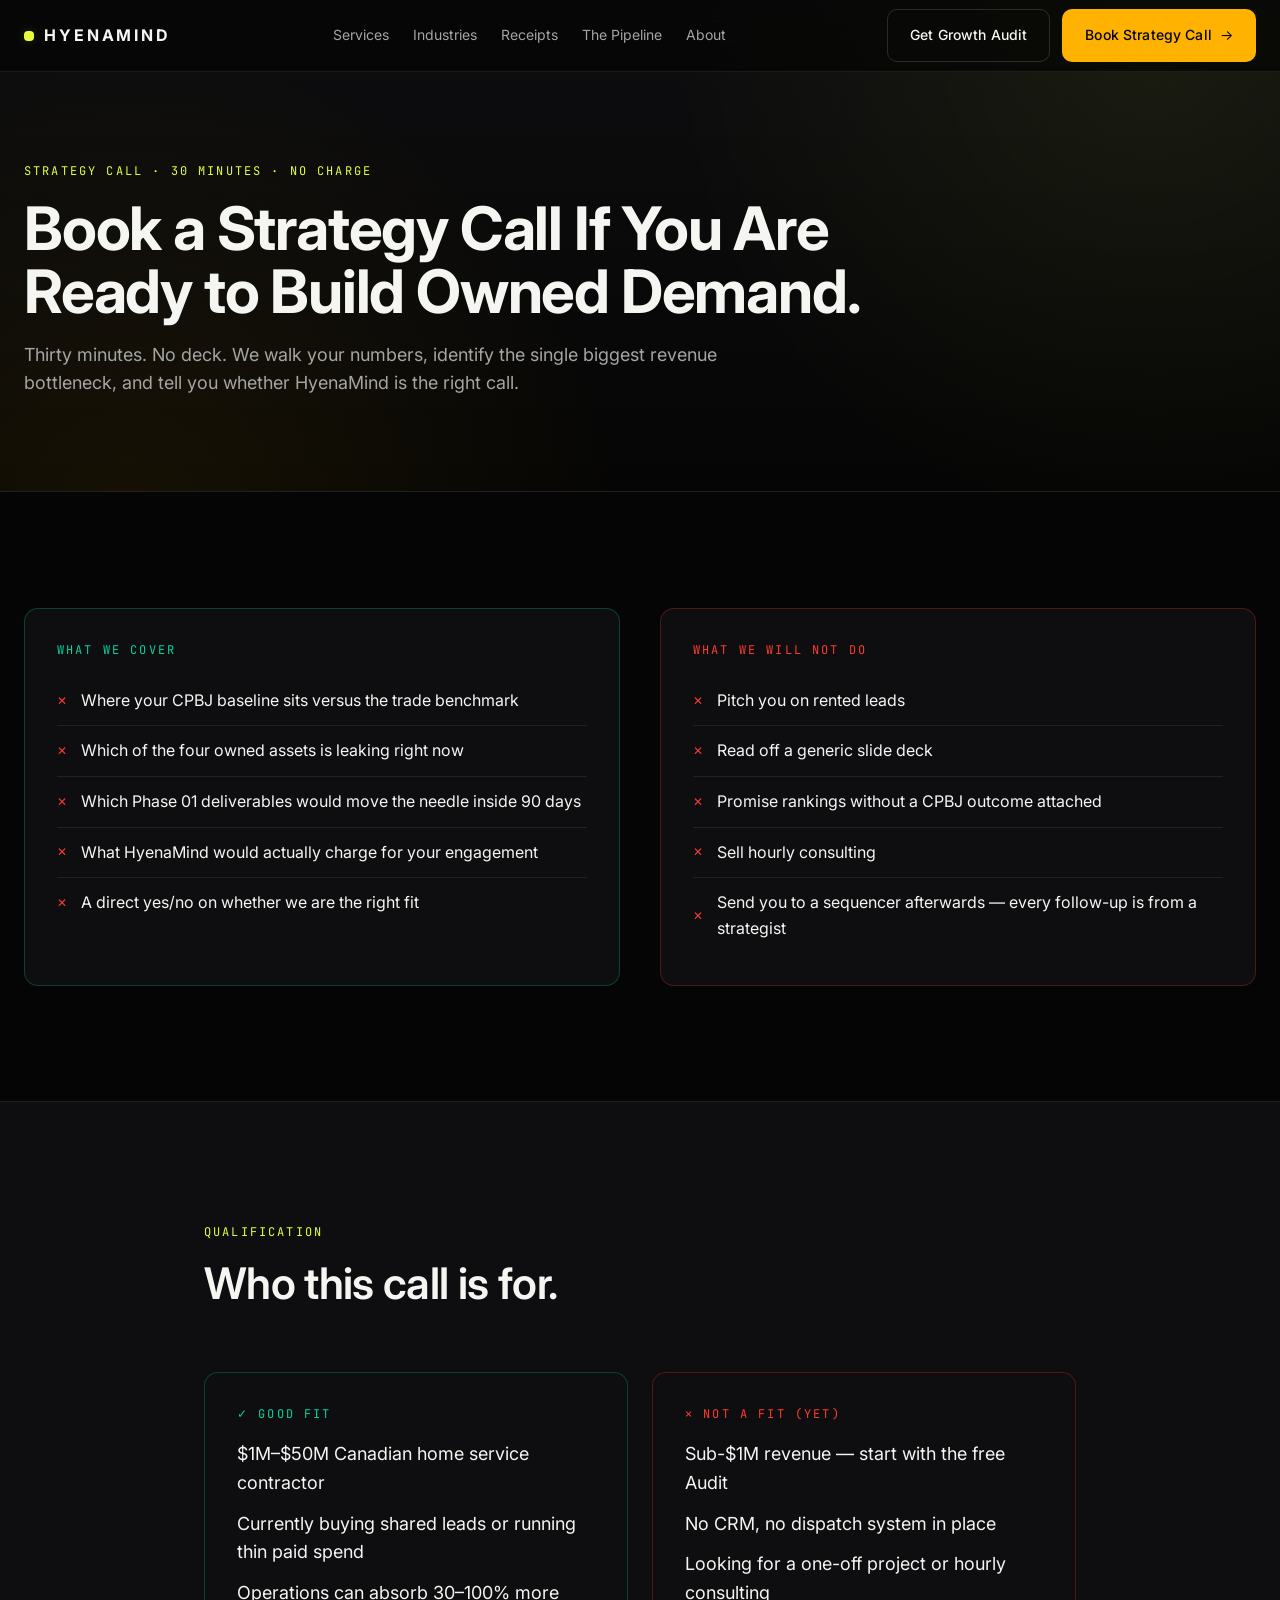
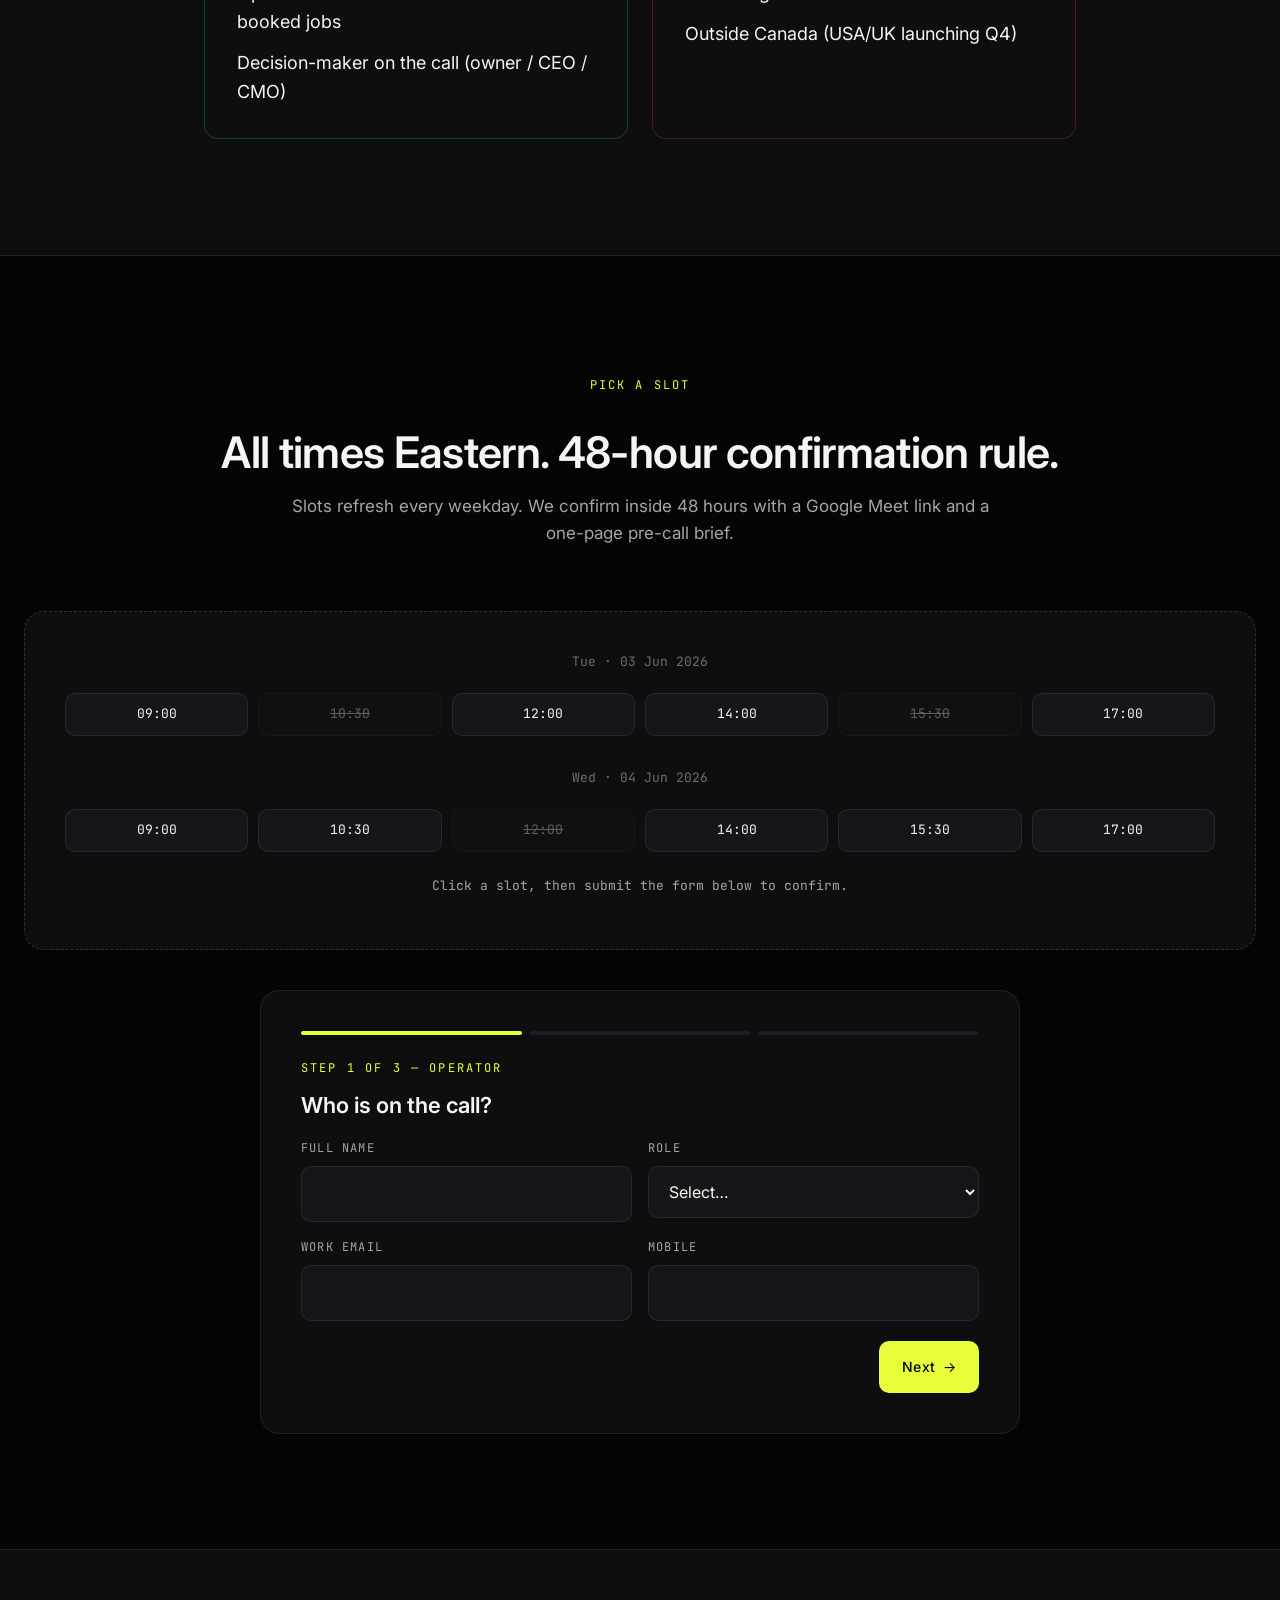
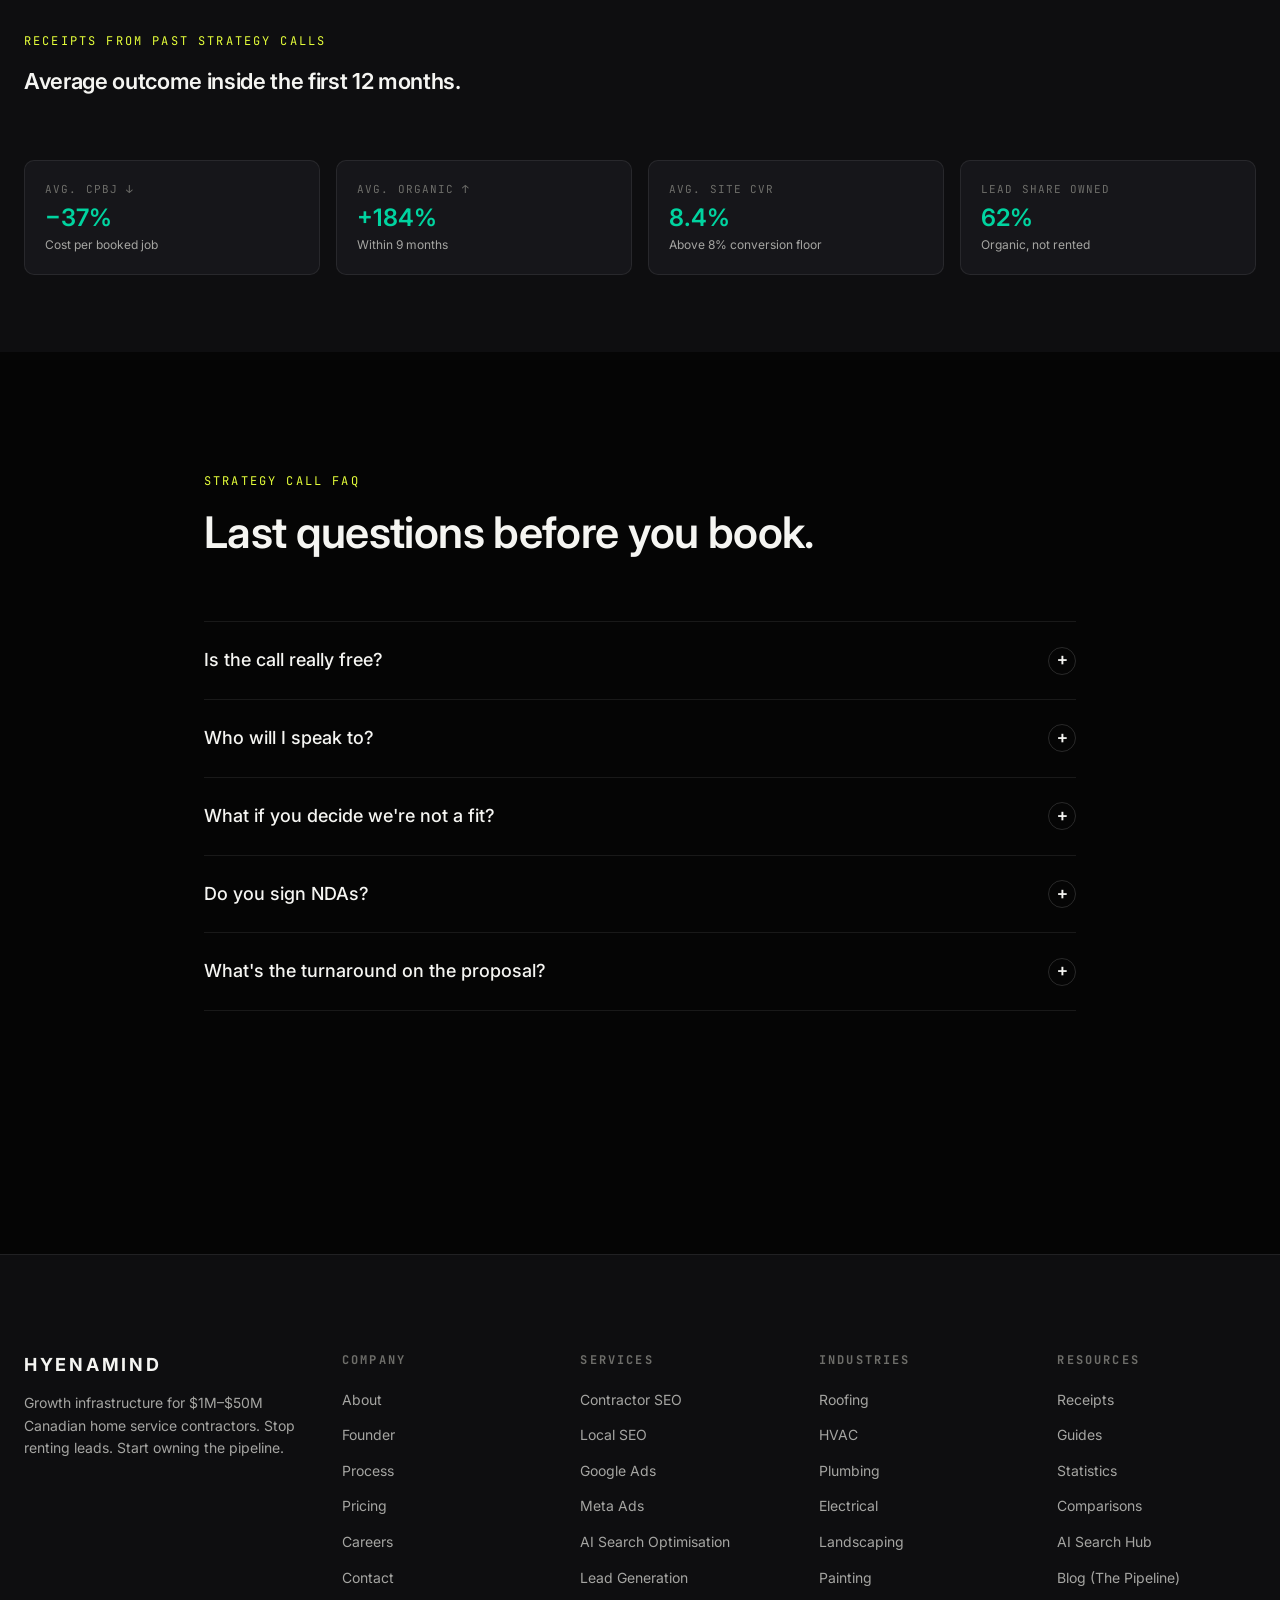
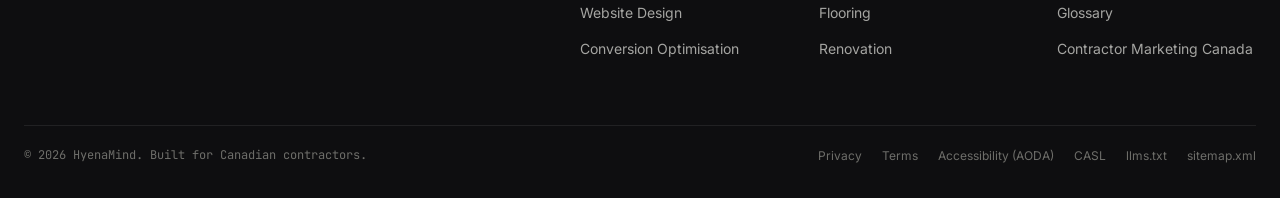
<file: book-strategy-call.html>
<!doctype html>
<html lang="en-CA">
<head>
<meta charset="utf-8">
<meta name="viewport" content="width=device-width,initial-scale=1,viewport-fit=cover">
<meta name="color-scheme" content="dark">
<meta name="theme-color" content="#050505">
<title>Book a Strategy Call — HyenaMind</title>
<meta name="description" content="Thirty minutes. No deck. We walk your numbers, identify the biggest revenue bottleneck, and tell you whether HyenaMind is the right call.">
<link rel="canonical" href="https://hyenamind.com/book-strategy-call/">
<meta property="og:type" content="website">
<meta property="og:title" content="Book a Strategy Call — HyenaMind">
<meta property="og:description" content="Thirty minutes. No deck. We walk your numbers, identify the biggest revenue bottleneck, and tell you whether HyenaMind is the right call.">
<meta property="og:image" content="https://hyenamind.com/assets/img/hero-hyena-eyes.jpg">
<meta property="og:locale" content="en_CA">
<meta name="twitter:card" content="summary_large_image">
<link rel="preconnect" href="https://fonts.googleapis.com">
<link rel="preconnect" href="https://fonts.gstatic.com" crossorigin>
<link href="https://fonts.googleapis.com/css2?family=Inter:wght@400;500;600;700&family=JetBrains+Mono:wght@400;500&family=Playfair+Display:ital@1&display=swap" rel="stylesheet">
<link rel="stylesheet" href="assets/css/styles.css">
<link rel="icon" href="data:image/svg+xml,%3Csvg xmlns='http://www.w3.org/2000/svg' viewBox='0 0 32 32'%3E%3Crect width='32' height='32' rx='6' fill='%23050505'/%3E%3Crect x='6' y='6' width='10' height='10' rx='2' fill='%23E6FF3A'/%3E%3C/svg%3E">
<script type="application/ld+json">{"@context": "https://schema.org", "@graph": [{"@type": "Organization", "@id": "https://hyenamind.com/#org", "name": "HyenaMind", "url": "https://hyenamind.com", "logo": "https://hyenamind.com/assets/img/logo.svg", "description": "HyenaMind engineers contractor growth infrastructure for Canadian home service operators.", "sameAs": ["https://www.linkedin.com/company/hyenamind", "https://www.youtube.com/@hyenamind", "https://x.com/hyenamind"], "areaServed": [{"@type": "Country", "name": "Canada"}]}, {"@type": "WebSite", "@id": "https://hyenamind.com/#site", "url": "https://hyenamind.com", "name": "HyenaMind", "inLanguage": "en-CA", "publisher": {"@id": "https://hyenamind.com/#org"}}]}</script>
<script type="application/ld+json">{"@context": "https://schema.org", "@type": "Service", "name": "HyenaMind Strategy Call", "provider": {"@id": "https://hyenamind.com/#org"}, "areaServed": {"@type": "Country", "name": "Canada"}, "offers": {"@type": "Offer", "price": "0", "priceCurrency": "CAD"}}</script>
<script type="application/ld+json">{"@context": "https://schema.org", "@type": "FAQPage", "mainEntity": [{"@type": "Question", "name": "Is the call really free?", "acceptedAnswer": {"@type": "Answer", "text": "Yes. Thirty minutes, no charge, no obligation. You leave with a CPBJ baseline either way."}}, {"@type": "Question", "name": "Who will I speak to?", "acceptedAnswer": {"@type": "Answer", "text": "A senior strategist who has personally built contractor growth systems \u2014 never a junior or a sequencer."}}, {"@type": "Question", "name": "What if you decide we're not a fit?", "acceptedAnswer": {"@type": "Answer", "text": "We tell you in the call and route you to the better path \u2014 usually the free Growth Audit or an executive-tier referral."}}, {"@type": "Question", "name": "Do you sign NDAs?", "acceptedAnswer": {"@type": "Answer", "text": "Yes, mutual NDA signed before the call if requested. We sign yours or send ours."}}, {"@type": "Question", "name": "What's the turnaround on the proposal?", "acceptedAnswer": {"@type": "Answer", "text": "If we're a fit, you get a one-page commercial proposal within 5 business days, with phased deliverables and CPBJ targets attached."}}]}</script>
</head>
<body>

<header class="site-header" role="banner">
  <div class="site-header__inner">
    <a href="#" class="brand-mark" aria-label="HyenaMind home">
      <span class="brand-mark__dot" aria-hidden="true"></span>
      <span>HYENAMIND</span>
    </a>
    <nav class="nav" role="navigation" aria-label="Primary">
      <a href="services.html" class="">Services</a><a href="services.html#industries" class="">Industries</a><a href="case-studies.html" class="">Receipts</a><a href="case-studies.html" class="">The Pipeline</a><a href="about.html" class="">About</a>
    </nav>
    <div class="nav-cta">
      <a href="contact.html" class="btn btn--ghost">Get Growth Audit</a>
      <a href="book-strategy-call.html" class="btn btn--primary btn--arrow">Book Strategy Call</a>
      <button class="menu-toggle" aria-expanded="false" aria-label="Open menu">☰</button>
    </div>
  </div>
</header>

<section class="page-banner">
  <div class="container">
    <div class="page-banner__inner reveal">
      <div class="eyebrow">Strategy Call · 30 minutes · No charge</div>
      <h1>Book a Strategy Call If You Are Ready to Build Owned Demand.</h1>
      <p class="page-banner__sub">Thirty minutes. No deck. We walk your numbers, identify the single biggest revenue bottleneck, and tell you whether HyenaMind is the right call.</p>
    </div>
  </div>
</section>

<section class="section">
  <div class="container">
    <div class="grid-2" style="gap: var(--s-8);">
      <div class="card reveal" style="border-color: rgba(0,212,160,0.25);">
        <div class="eyebrow text-margin">What we cover</div>
        <ul class="narrative__bullets" style="margin-top: var(--s-4);">
          <li style="padding-left: var(--s-6);">Where your CPBJ baseline sits versus the trade benchmark</li><li style="padding-left: var(--s-6);">Which of the four owned assets is leaking right now</li><li style="padding-left: var(--s-6);">Which Phase 01 deliverables would move the needle inside 90 days</li><li style="padding-left: var(--s-6);">What HyenaMind would actually charge for your engagement</li><li style="padding-left: var(--s-6);">A direct yes/no on whether we are the right fit</li>
        </ul>
      </div>
      <div class="card reveal" data-delay="1" style="border-color: rgba(255,59,48,0.25);">
        <div class="eyebrow" style="color: var(--error);">What we will NOT do</div>
        <ul class="narrative__bullets" style="margin-top: var(--s-4);"><li>Pitch you on rented leads</li><li>Read off a generic slide deck</li><li>Promise rankings without a CPBJ outcome attached</li><li>Sell hourly consulting</li><li>Send you to a sequencer afterwards — every follow-up is from a strategist</li></ul>
      </div>
    </div>
  </div>
</section>

<section class="section" style="background: var(--surface-1); border-top: 1px solid var(--line-1); border-bottom: 1px solid var(--line-1);">
  <div class="container container-narrow">
    <div class="section-head reveal">
      <div class="eyebrow">Qualification</div>
      <h2>Who this call is for.</h2>
    </div>
    <div class="grid-2 reveal">
      <div class="card" style="border-color: rgba(0,212,160,0.25);">
        <div class="eyebrow text-margin">✓ Good fit</div>
        <ul style="margin-top: var(--s-4); display:flex; flex-direction:column; gap: var(--s-3);">
          <li class="body-lg">$1M–$50M Canadian home service contractor</li>
          <li class="body-lg">Currently buying shared leads or running thin paid spend</li>
          <li class="body-lg">Operations can absorb 30–100% more booked jobs</li>
          <li class="body-lg">Decision-maker on the call (owner / CEO / CMO)</li>
        </ul>
      </div>
      <div class="card" data-delay="1" style="border-color: rgba(255,59,48,0.25);">
        <div class="eyebrow" style="color: var(--error);">✕ Not a fit (yet)</div>
        <ul style="margin-top: var(--s-4); display:flex; flex-direction:column; gap: var(--s-3);">
          <li class="body-lg">Sub-$1M revenue — start with the free Audit</li>
          <li class="body-lg">No CRM, no dispatch system in place</li>
          <li class="body-lg">Looking for a one-off project or hourly consulting</li>
          <li class="body-lg">Outside Canada (USA/UK launching Q4)</li>
        </ul>
      </div>
    </div>
  </div>
</section>

<section class="section">
  <div class="container">
    <div class="section-head reveal text-center" style="margin-left:auto; margin-right:auto;">
      <div class="eyebrow" style="display:inline-block;">Pick a slot</div>
      <h2 style="margin: var(--s-4) 0;">All times Eastern. 48-hour confirmation rule.</h2>
      <p style="margin-left:auto; margin-right:auto;">Slots refresh every weekday. We confirm inside 48 hours with a Google Meet link and a one-page pre-call brief.</p>
    </div>

    <div class="scheduler reveal">
      <div class="scheduler__placeholder">Tue · 03 Jun 2026</div>
      <div class="scheduler__time-grid">
        <button class="scheduler__slot" data-day="Tue 03 Jun">09:00</button>
        <button class="scheduler__slot taken">10:30</button>
        <button class="scheduler__slot" data-day="Tue 03 Jun">12:00</button>
        <button class="scheduler__slot" data-day="Tue 03 Jun">14:00</button>
        <button class="scheduler__slot taken">15:30</button>
        <button class="scheduler__slot" data-day="Tue 03 Jun">17:00</button>
      </div>
      <div class="scheduler__placeholder" style="margin-top: var(--s-7);">Wed · 04 Jun 2026</div>
      <div class="scheduler__time-grid">
        <button class="scheduler__slot" data-day="Wed 04 Jun">09:00</button>
        <button class="scheduler__slot" data-day="Wed 04 Jun">10:30</button>
        <button class="scheduler__slot taken">12:00</button>
        <button class="scheduler__slot" data-day="Wed 04 Jun">14:00</button>
        <button class="scheduler__slot" data-day="Wed 04 Jun">15:30</button>
        <button class="scheduler__slot" data-day="Wed 04 Jun">17:00</button>
      </div>
      <p class="scheduler__note text-mono mt-6 text-ink-2" style="font-size:13px;">Click a slot, then submit the form below to confirm.</p>
    </div>

    <form class="form form--multistep reveal" style="margin-top: var(--s-8); max-width: 760px; margin-left:auto; margin-right:auto;" data-demo>
      <div class="form__steps">
        <div class="form__step active"></div>
        <div class="form__step"></div>
        <div class="form__step"></div>
      </div>

      <div class="form__page active">
        <div class="eyebrow">Step 1 of 3 — Operator</div>
        <h3 style="margin: var(--s-3) 0 var(--s-5);">Who is on the call?</h3>
        <div class="form__row cols-2">
          <div><label class="form__label" for="b-name">Full name</label>
               <input class="form__input" type="text" id="b-name" name="name" required></div>
          <div><label class="form__label" for="b-role">Role</label>
               <select class="form__select" id="b-role" name="role" required>
                 <option value="">Select…</option><option>Owner</option><option>CEO</option><option>CMO</option><option>Marketing Director</option><option>Other</option>
               </select></div>
        </div>
        <div class="form__row cols-2">
          <div><label class="form__label" for="b-email">Work email</label>
               <input class="form__input" type="email" id="b-email" name="email" required></div>
          <div><label class="form__label" for="b-phone">Mobile</label>
               <input class="form__input" type="tel" id="b-phone" name="phone" required></div>
        </div>
        <div class="form__nav"><span></span><button class="btn btn--voltage btn--arrow" data-next>Next</button></div>
      </div>

      <div class="form__page">
        <div class="eyebrow">Step 2 of 3 — Business</div>
        <h3 style="margin: var(--s-3) 0 var(--s-5);">The business.</h3>
        <div class="form__row cols-2">
          <div><label class="form__label" for="b-company">Company</label>
               <input class="form__input" type="text" id="b-company" name="company" required></div>
          <div><label class="form__label" for="b-trade">Trade</label>
               <select class="form__select" id="b-trade" name="trade" required>
                 <option value="">Select…</option>
                 <option>Roofing</option><option>HVAC</option><option>Plumbing</option><option>Electrical</option><option>Landscaping</option><option>Painting</option><option>Flooring</option><option>Renovation</option><option>Cleaning</option><option>General Contractor</option>
               </select></div>
        </div>
        <div class="form__row cols-2">
          <div><label class="form__label" for="b-rev">Annual revenue</label>
               <select class="form__select" id="b-rev" name="revenue" required>
                 <option value="">Select…</option>
                 <option>Under $1M (not a fit yet)</option>
                 <option>$1M–$3M</option><option>$3M–$10M</option><option>$10M–$25M</option><option>$25M–$50M</option><option>Over $50M (executive tier)</option>
               </select></div>
          <div><label class="form__label" for="b-prov">Province</label>
               <select class="form__select" id="b-prov" name="province" required>
                 <option value="">Select…</option>
                 <option>Ontario</option><option>British Columbia</option><option>Alberta</option><option>Quebec</option><option>Nova Scotia</option><option>Manitoba</option><option>Other</option>
               </select></div>
        </div>
        <div class="form__row">
          <label class="form__label" for="b-site">Website</label>
          <input class="form__input" type="url" id="b-site" name="website" placeholder="https://" required>
        </div>
        <div class="form__nav"><button class="btn btn--ghost" data-prev>← Back</button><button class="btn btn--voltage btn--arrow" data-next>Next</button></div>
      </div>

      <div class="form__page">
        <div class="eyebrow">Step 3 of 3 — Pipeline</div>
        <h3 style="margin: var(--s-3) 0 var(--s-5);">The pipeline picture.</h3>
        <div class="form__row">
          <label class="form__label" for="b-leak">Which leak is bleeding most?</label>
          <select class="form__select" id="b-leak" name="leak" required>
            <option value="">Select…</option>
            <option>Phone is dead — no inbound</option>
            <option>Phone rings, jobs don't book</option>
            <option>Jobs book, margin compresses</option>
            <option>Invisible inside AI answers</option>
            <option>Map-pack share below 20%</option>
            <option>Stuck on shared-lead platforms</option>
            <option>Other / Not sure</option>
          </select>
        </div>
        <div class="form__row">
          <label class="form__label" for="b-budget">Monthly marketing budget</label>
          <select class="form__select" id="b-budget" name="budget" required>
            <option value="">Select…</option>
            <option>Under $5k</option><option>$5k–$15k</option><option>$15k–$30k</option><option>$30k–$60k</option><option>$60k+</option>
          </select>
        </div>
        <div class="form__row">
          <label class="form__label" for="b-notes">Anything else we should know?</label>
          <textarea class="form__textarea" id="b-notes" name="notes" placeholder="Optional"></textarea>
        </div>
        <div class="form__nav"><button class="btn btn--ghost" data-prev>← Back</button><button type="submit" class="btn btn--primary btn--arrow">Book Strategy Call</button></div>
        <div class="form__success">Booked. Look for a confirmation email with the Google Meet link and a one-page pre-call brief inside 48 hours.</div>
      </div>
    </form>
  </div>
</section>

<section class="section section-tight" style="background: var(--surface-1); border-top: 1px solid var(--line-1);">
  <div class="container">
    <div class="section-head reveal">
      <div class="eyebrow">Receipts From Past Strategy Calls</div>
      <h2 style="font-size: 22px; line-height: 1.3;">Average outcome inside the first 12 months.</h2>
    </div>
    <div class="mini-receipts reveal">
      <div class="mini-receipt"><div class="mini-receipt__label">Avg. CPBJ ↓</div><div class="mini-receipt__num">−37%</div><div class="mini-receipt__cap">Cost per booked job</div></div>
      <div class="mini-receipt"><div class="mini-receipt__label">Avg. organic ↑</div><div class="mini-receipt__num">+184%</div><div class="mini-receipt__cap">Within 9 months</div></div>
      <div class="mini-receipt"><div class="mini-receipt__label">Avg. site CVR</div><div class="mini-receipt__num">8.4%</div><div class="mini-receipt__cap">Above 8% conversion floor</div></div>
      <div class="mini-receipt"><div class="mini-receipt__label">Lead share owned</div><div class="mini-receipt__num">62%</div><div class="mini-receipt__cap">Organic, not rented</div></div>
    </div>
  </div>
</section>

<section class="section">
  <div class="container container-narrow">
    <div class="section-head reveal">
      <div class="eyebrow">Strategy Call FAQ</div>
      <h2>Last questions before you book.</h2>
    </div>
    <div class="faq">
        <div class="faq__item">
          <button class="faq__q" aria-expanded="false" aria-controls="bc-faq-0"><span>Is the call really free?</span><span class="faq__q-icon">+</span></button>
          <div class="faq__a" id="bc-faq-0"><div class="faq__a-inner">Yes. Thirty minutes, no charge, no obligation. You leave with a CPBJ baseline either way.</div></div>
        </div>
        <div class="faq__item">
          <button class="faq__q" aria-expanded="false" aria-controls="bc-faq-1"><span>Who will I speak to?</span><span class="faq__q-icon">+</span></button>
          <div class="faq__a" id="bc-faq-1"><div class="faq__a-inner">A senior strategist who has personally built contractor growth systems — never a junior or a sequencer.</div></div>
        </div>
        <div class="faq__item">
          <button class="faq__q" aria-expanded="false" aria-controls="bc-faq-2"><span>What if you decide we&#x27;re not a fit?</span><span class="faq__q-icon">+</span></button>
          <div class="faq__a" id="bc-faq-2"><div class="faq__a-inner">We tell you in the call and route you to the better path — usually the free Growth Audit or an executive-tier referral.</div></div>
        </div>
        <div class="faq__item">
          <button class="faq__q" aria-expanded="false" aria-controls="bc-faq-3"><span>Do you sign NDAs?</span><span class="faq__q-icon">+</span></button>
          <div class="faq__a" id="bc-faq-3"><div class="faq__a-inner">Yes, mutual NDA signed before the call if requested. We sign yours or send ours.</div></div>
        </div>
        <div class="faq__item">
          <button class="faq__q" aria-expanded="false" aria-controls="bc-faq-4"><span>What&#x27;s the turnaround on the proposal?</span><span class="faq__q-icon">+</span></button>
          <div class="faq__a" id="bc-faq-4"><div class="faq__a-inner">If we&#x27;re a fit, you get a one-page commercial proposal within 5 business days, with phased deliverables and CPBJ targets attached.</div></div>
        </div></div>
  </div>
</section>

<footer class="site-footer">
  <div class="container">
    <div class="footer-top">
      
    <div class="footer-col">
      <div class="footer-col__brand">HYENAMIND</div>
      <p class="footer-col__brand-sub">Growth infrastructure for $1M–$50M Canadian home service contractors. Stop renting leads. Start owning the pipeline.</p>
    </div>
    
        <div class="footer-col">
          <h4 class="footer-col__title">Company</h4>
          <ul><li><a href="/about.html">About</a></li><li><a href="/founder.html">Founder</a></li><li><a href="/process.html">Process</a></li><li><a href="/pricing.html">Pricing</a></li><li><a href="/contact.html#careers">Careers</a></li><li><a href="/contact.html">Contact</a></li></ul>
        </div>
        <div class="footer-col">
          <h4 class="footer-col__title">Services</h4>
          <ul><li><a href="/services.html#contractor-seo">Contractor SEO</a></li><li><a href="/services.html#local-seo">Local SEO</a></li><li><a href="/services.html#google-ads">Google Ads</a></li><li><a href="/services.html#meta-ads">Meta Ads</a></li><li><a href="/services.html#ai-search-optimization">AI Search Optimisation</a></li><li><a href="/services.html#lead-generation">Lead Generation</a></li><li><a href="/services.html#website-design">Website Design</a></li><li><a href="/services.html#conversion-optimization">Conversion Optimisation</a></li></ul>
        </div>
        <div class="footer-col">
          <h4 class="footer-col__title">Industries</h4>
          <ul><li><a href="/industries/roofing-marketing">Roofing</a></li><li><a href="/industries/hvac-marketing">HVAC</a></li><li><a href="/industries/plumbing-marketing">Plumbing</a></li><li><a href="/industries/electrical-marketing">Electrical</a></li><li><a href="/industries/landscaping-marketing">Landscaping</a></li><li><a href="/industries/painting-marketing">Painting</a></li><li><a href="/industries/flooring-marketing">Flooring</a></li><li><a href="/industries/renovation-marketing">Renovation</a></li></ul>
        </div>
        <div class="footer-col">
          <h4 class="footer-col__title">Resources</h4>
          <ul><li><a href="/case-studies.html">Receipts</a></li><li><a href="/case-studies.html">Guides</a></li><li><a href="/resources/contractor-marketing-statistics-2026">Statistics</a></li><li><a href="/resources/comparisons">Comparisons</a></li><li><a href="/resources/ai-search">AI Search Hub</a></li><li><a href="/case-studies.html">Blog (The Pipeline)</a></li><li><a href="/resources/glossary">Glossary</a></li><li><a href="/contractor-marketing-canada">Contractor Marketing Canada</a></li></ul>
        </div>
    </div>
    <div class="footer-bottom">
      <div class="footer-bottom__copy">© <span data-year>2026</span> HyenaMind. Built for Canadian contractors.</div>
      <div class="footer-bottom__legal"><a href="/legal/privacy">Privacy</a><a href="/legal/terms">Terms</a><a href="/legal/accessibility">Accessibility (AODA)</a><a href="/legal/casl">CASL</a><a href="/llms.txt">llms.txt</a><a href="/sitemap.xml">sitemap.xml</a></div>
    </div>
  </div>
</footer>
<script src="assets/js/site.js" defer></script>
</body>
</html>
</file>
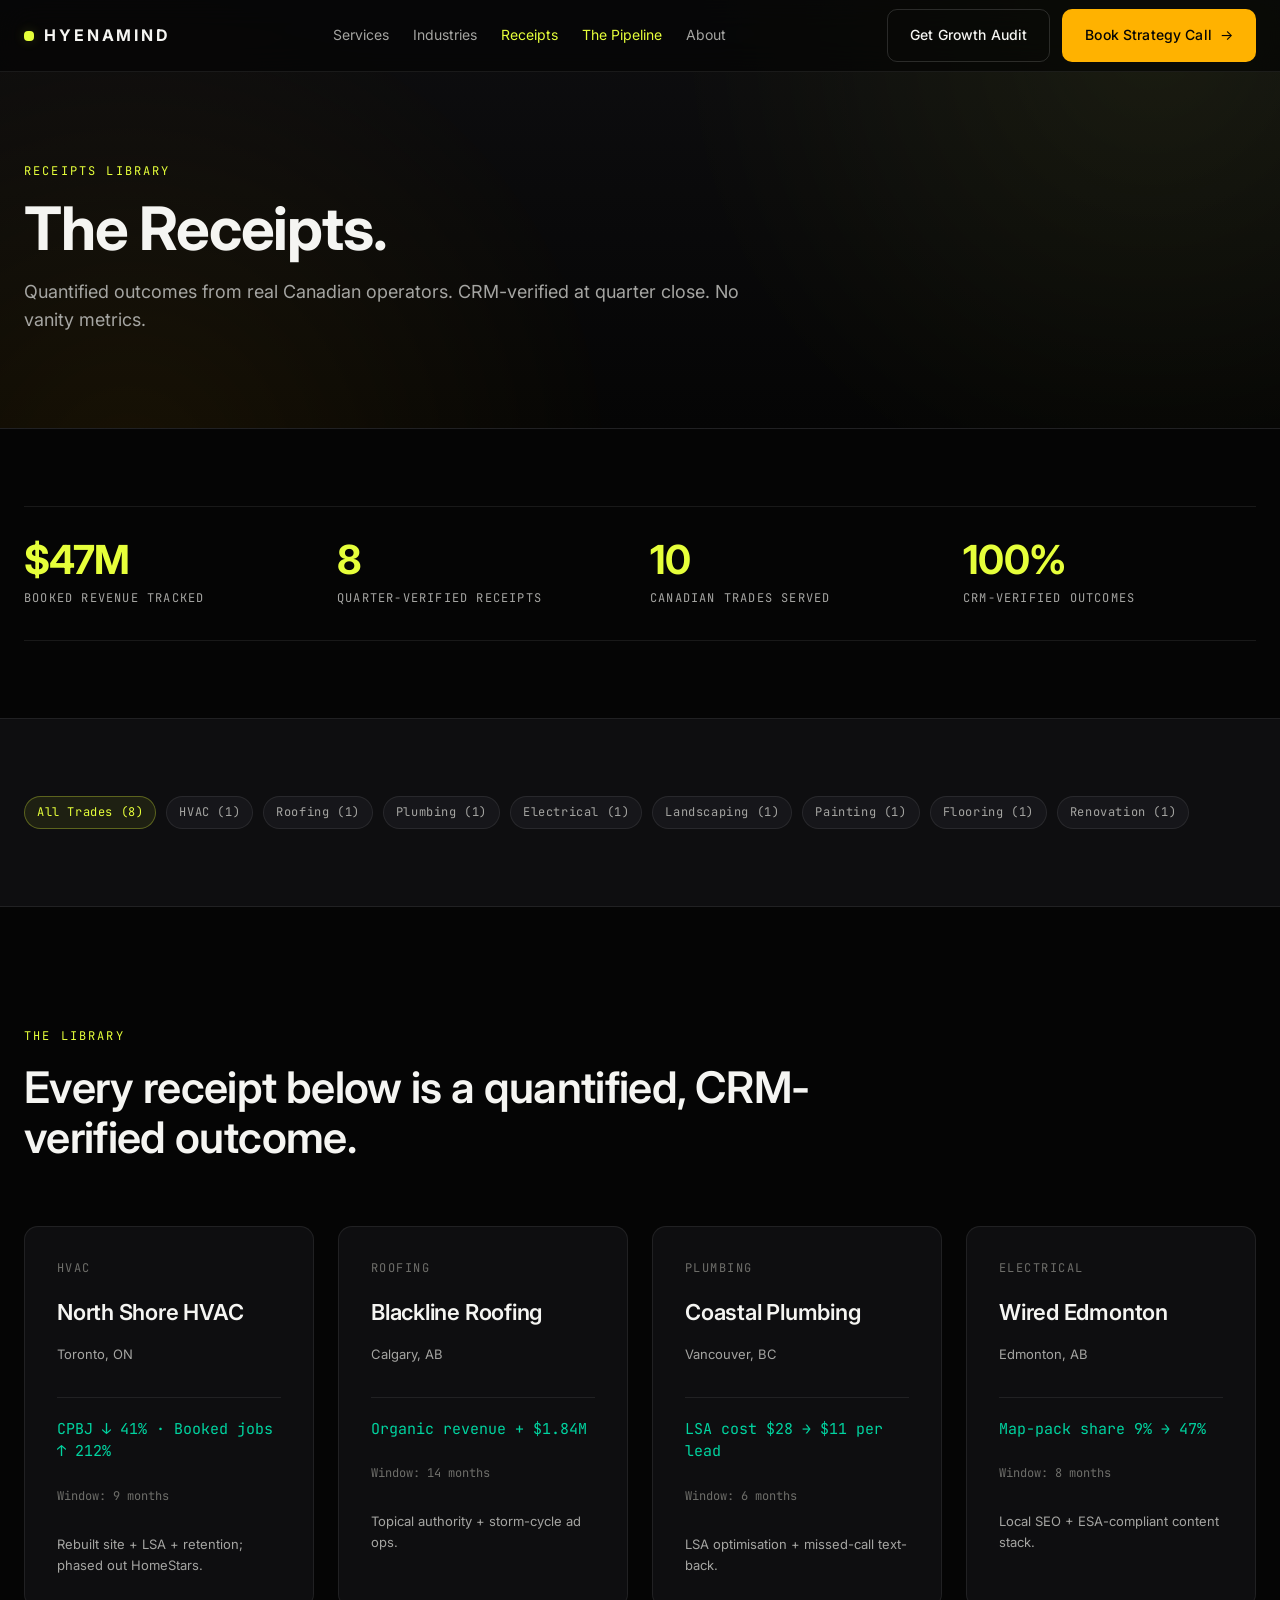
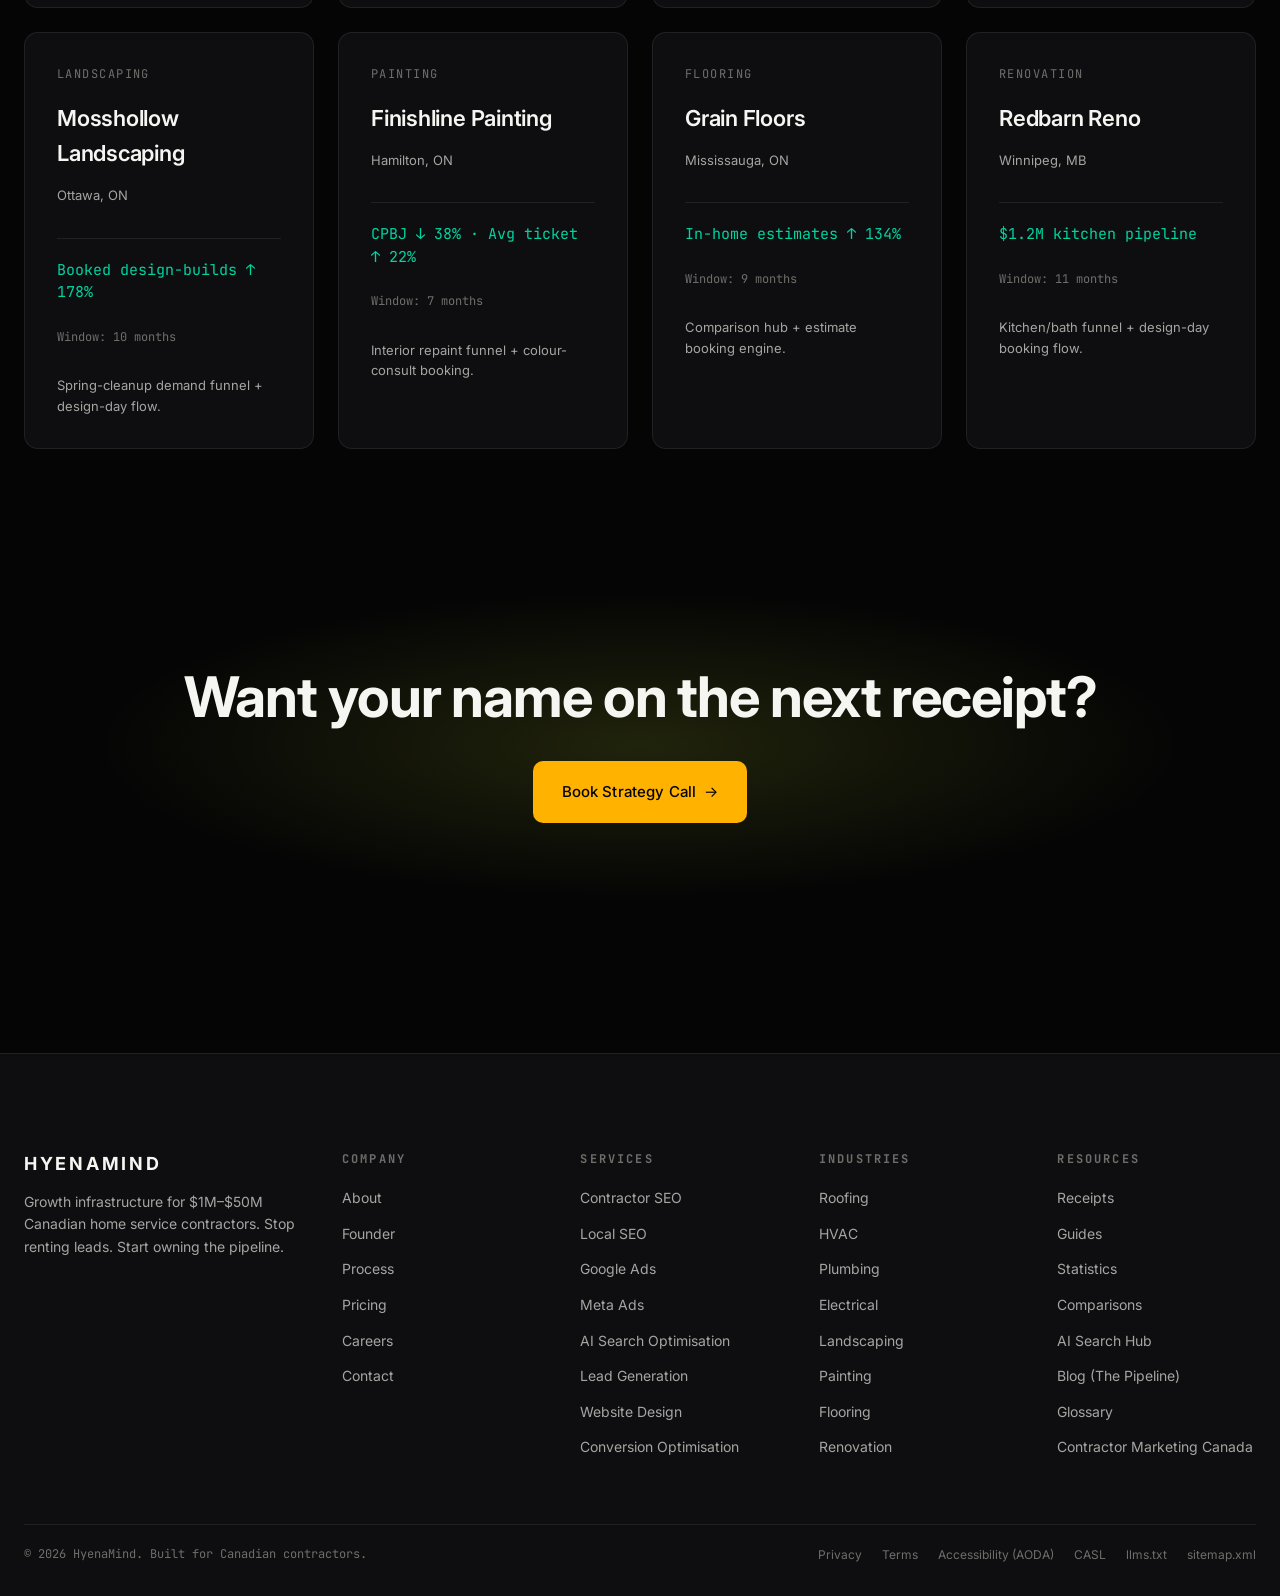
<file: case-studies.html>
<!doctype html>
<html lang="en-CA">
<head>
<meta charset="utf-8">
<meta name="viewport" content="width=device-width,initial-scale=1,viewport-fit=cover">
<meta name="color-scheme" content="dark">
<meta name="theme-color" content="#050505">
<title>Receipts — Contractor Marketing Case Studies | HyenaMind</title>
<meta name="description" content="Quantified outcomes. Canadian operators. No anonymous logos, no rounded numbers.">
<link rel="canonical" href="https://hyenamind.com/case-studies/">
<meta property="og:type" content="website">
<meta property="og:title" content="Receipts — Contractor Marketing Case Studies | HyenaMind">
<meta property="og:description" content="Quantified outcomes. Canadian operators. No anonymous logos, no rounded numbers.">
<meta property="og:image" content="https://hyenamind.com/assets/img/hero-hyena-eyes.jpg">
<meta property="og:locale" content="en_CA">
<meta name="twitter:card" content="summary_large_image">
<link rel="preconnect" href="https://fonts.googleapis.com">
<link rel="preconnect" href="https://fonts.gstatic.com" crossorigin>
<link href="https://fonts.googleapis.com/css2?family=Inter:wght@400;500;600;700&family=JetBrains+Mono:wght@400;500&family=Playfair+Display:ital@1&display=swap" rel="stylesheet">
<link rel="stylesheet" href="assets/css/styles.css">
<link rel="icon" href="data:image/svg+xml,%3Csvg xmlns='http://www.w3.org/2000/svg' viewBox='0 0 32 32'%3E%3Crect width='32' height='32' rx='6' fill='%23050505'/%3E%3Crect x='6' y='6' width='10' height='10' rx='2' fill='%23E6FF3A'/%3E%3C/svg%3E">
<script type="application/ld+json">{"@context": "https://schema.org", "@graph": [{"@type": "Organization", "@id": "https://hyenamind.com/#org", "name": "HyenaMind", "url": "https://hyenamind.com", "logo": "https://hyenamind.com/assets/img/logo.svg", "description": "HyenaMind engineers contractor growth infrastructure for Canadian home service operators.", "sameAs": ["https://www.linkedin.com/company/hyenamind", "https://www.youtube.com/@hyenamind", "https://x.com/hyenamind"], "areaServed": [{"@type": "Country", "name": "Canada"}]}, {"@type": "WebSite", "@id": "https://hyenamind.com/#site", "url": "https://hyenamind.com", "name": "HyenaMind", "inLanguage": "en-CA", "publisher": {"@id": "https://hyenamind.com/#org"}}]}</script>
<script type="application/ld+json">{"@context": "https://schema.org", "@type": "CollectionPage", "url": "https://hyenamind.com/case-studies/", "name": "HyenaMind Receipts", "hasPart": [{"@type": "CaseStudy", "name": "North Shore HVAC", "about": "HVAC", "locationCreated": "Toronto, ON"}, {"@type": "CaseStudy", "name": "Blackline Roofing", "about": "Roofing", "locationCreated": "Calgary, AB"}, {"@type": "CaseStudy", "name": "Coastal Plumbing", "about": "Plumbing", "locationCreated": "Vancouver, BC"}, {"@type": "CaseStudy", "name": "Wired Edmonton", "about": "Electrical", "locationCreated": "Edmonton, AB"}, {"@type": "CaseStudy", "name": "Mosshollow Landscaping", "about": "Landscaping", "locationCreated": "Ottawa, ON"}, {"@type": "CaseStudy", "name": "Finishline Painting", "about": "Painting", "locationCreated": "Hamilton, ON"}, {"@type": "CaseStudy", "name": "Grain Floors", "about": "Flooring", "locationCreated": "Mississauga, ON"}, {"@type": "CaseStudy", "name": "Redbarn Reno", "about": "Renovation", "locationCreated": "Winnipeg, MB"}]}</script>
</head>
<body>

<header class="site-header" role="banner">
  <div class="site-header__inner">
    <a href="#" class="brand-mark" aria-label="HyenaMind home">
      <span class="brand-mark__dot" aria-hidden="true"></span>
      <span>HYENAMIND</span>
    </a>
    <nav class="nav" role="navigation" aria-label="Primary">
      <a href="services.html" class="">Services</a><a href="services.html#industries" class="">Industries</a><a href="case-studies.html" class="active">Receipts</a><a href="case-studies.html" class="active">The Pipeline</a><a href="about.html" class="">About</a>
    </nav>
    <div class="nav-cta">
      <a href="contact.html" class="btn btn--ghost">Get Growth Audit</a>
      <a href="book-strategy-call.html" class="btn btn--primary btn--arrow">Book Strategy Call</a>
      <button class="menu-toggle" aria-expanded="false" aria-label="Open menu">☰</button>
    </div>
  </div>
</header>

<section class="page-banner">
  <div class="container">
    <div class="page-banner__inner reveal">
      <div class="eyebrow">Receipts Library</div>
      <h1>The Receipts.</h1>
      <p class="page-banner__sub">Quantified outcomes from real Canadian operators. CRM-verified at quarter close. No vanity metrics.</p>
    </div>
  </div>
</section>

<section class="section section-tight">
  <div class="container">
    <div class="stats reveal">
      <div><div class="stat__num">$47M</div><div class="stat__label">Booked revenue tracked</div></div>
      <div><div class="stat__num">8</div><div class="stat__label">Quarter-verified receipts</div></div>
      <div><div class="stat__num">10</div><div class="stat__label">Canadian trades served</div></div>
      <div><div class="stat__num">100%</div><div class="stat__label">CRM-verified outcomes</div></div>
    </div>
  </div>
</section>

<section class="section section-tight" style="background: var(--surface-1); border-top: 1px solid var(--line-1); border-bottom: 1px solid var(--line-1);">
  <div class="container">
    <div style="display:flex; flex-wrap:wrap; gap: 10px;" class="reveal">
      <span class="chip chip--voltage">All Trades (8)</span>
      <span class="chip">HVAC (1)</span>
      <span class="chip">Roofing (1)</span>
      <span class="chip">Plumbing (1)</span>
      <span class="chip">Electrical (1)</span>
      <span class="chip">Landscaping (1)</span>
      <span class="chip">Painting (1)</span>
      <span class="chip">Flooring (1)</span>
      <span class="chip">Renovation (1)</span>
    </div>
  </div>
</section>

<section class="section">
  <div class="container">
    <div class="section-head reveal">
      <div class="eyebrow">The Library</div>
      <h2>Every receipt below is a quantified, CRM-verified outcome.</h2>
    </div>
    <div class="grid-3" style="gap: var(--s-6);">
      <article class="receipt-card reveal" data-delay="1">
        <div class="receipt-card__trade">HVAC</div>
        <div class="receipt-card__client">North Shore HVAC</div>
        <div class="receipt-card__loc">Toronto, ON</div>
        <div class="receipt-card__result">CPBJ ↓ 41% · Booked jobs ↑ 212%</div>
        <div class="receipt-card__window">Window: 9 months</div>
        <div style="margin-top:var(--s-4); font-size:13px; color: var(--ink-2);">Rebuilt site + LSA + retention; phased out HomeStars.</div>
      </article>
      <article class="receipt-card reveal" data-delay="2">
        <div class="receipt-card__trade">Roofing</div>
        <div class="receipt-card__client">Blackline Roofing</div>
        <div class="receipt-card__loc">Calgary, AB</div>
        <div class="receipt-card__result">Organic revenue + $1.84M</div>
        <div class="receipt-card__window">Window: 14 months</div>
        <div style="margin-top:var(--s-4); font-size:13px; color: var(--ink-2);">Topical authority + storm-cycle ad ops.</div>
      </article>
      <article class="receipt-card reveal" data-delay="3">
        <div class="receipt-card__trade">Plumbing</div>
        <div class="receipt-card__client">Coastal Plumbing</div>
        <div class="receipt-card__loc">Vancouver, BC</div>
        <div class="receipt-card__result">LSA cost $28 → $11 per lead</div>
        <div class="receipt-card__window">Window: 6 months</div>
        <div style="margin-top:var(--s-4); font-size:13px; color: var(--ink-2);">LSA optimisation + missed-call text-back.</div>
      </article>
      <article class="receipt-card reveal" data-delay="4">
        <div class="receipt-card__trade">Electrical</div>
        <div class="receipt-card__client">Wired Edmonton</div>
        <div class="receipt-card__loc">Edmonton, AB</div>
        <div class="receipt-card__result">Map-pack share 9% → 47%</div>
        <div class="receipt-card__window">Window: 8 months</div>
        <div style="margin-top:var(--s-4); font-size:13px; color: var(--ink-2);">Local SEO + ESA-compliant content stack.</div>
      </article>
      <article class="receipt-card reveal" data-delay="1">
        <div class="receipt-card__trade">Landscaping</div>
        <div class="receipt-card__client">Mosshollow Landscaping</div>
        <div class="receipt-card__loc">Ottawa, ON</div>
        <div class="receipt-card__result">Booked design-builds ↑ 178%</div>
        <div class="receipt-card__window">Window: 10 months</div>
        <div style="margin-top:var(--s-4); font-size:13px; color: var(--ink-2);">Spring-cleanup demand funnel + design-day flow.</div>
      </article>
      <article class="receipt-card reveal" data-delay="2">
        <div class="receipt-card__trade">Painting</div>
        <div class="receipt-card__client">Finishline Painting</div>
        <div class="receipt-card__loc">Hamilton, ON</div>
        <div class="receipt-card__result">CPBJ ↓ 38% · Avg ticket ↑ 22%</div>
        <div class="receipt-card__window">Window: 7 months</div>
        <div style="margin-top:var(--s-4); font-size:13px; color: var(--ink-2);">Interior repaint funnel + colour-consult booking.</div>
      </article>
      <article class="receipt-card reveal" data-delay="3">
        <div class="receipt-card__trade">Flooring</div>
        <div class="receipt-card__client">Grain Floors</div>
        <div class="receipt-card__loc">Mississauga, ON</div>
        <div class="receipt-card__result">In-home estimates ↑ 134%</div>
        <div class="receipt-card__window">Window: 9 months</div>
        <div style="margin-top:var(--s-4); font-size:13px; color: var(--ink-2);">Comparison hub + estimate booking engine.</div>
      </article>
      <article class="receipt-card reveal" data-delay="4">
        <div class="receipt-card__trade">Renovation</div>
        <div class="receipt-card__client">Redbarn Reno</div>
        <div class="receipt-card__loc">Winnipeg, MB</div>
        <div class="receipt-card__result">$1.2M kitchen pipeline</div>
        <div class="receipt-card__window">Window: 11 months</div>
        <div style="margin-top:var(--s-4); font-size:13px; color: var(--ink-2);">Kitchen/bath funnel + design-day booking flow.</div>
      </article></div>
  </div>
</section>

<section class="cta-strip" id="final-cta" aria-labelledby="final-cta-h2">
  <div class="cta-strip__bg" aria-hidden="true"></div>
  <div class="container">
    <h2 id="final-cta-h2">Want your name on the next receipt?</h2>
    <a href="/book-strategy-call.html" class="btn btn--primary btn--lg btn--arrow">Book Strategy Call</a>
  </div>
</section>

<footer class="site-footer">
  <div class="container">
    <div class="footer-top">
      
    <div class="footer-col">
      <div class="footer-col__brand">HYENAMIND</div>
      <p class="footer-col__brand-sub">Growth infrastructure for $1M–$50M Canadian home service contractors. Stop renting leads. Start owning the pipeline.</p>
    </div>
    
        <div class="footer-col">
          <h4 class="footer-col__title">Company</h4>
          <ul><li><a href="/about.html">About</a></li><li><a href="/founder.html">Founder</a></li><li><a href="/process.html">Process</a></li><li><a href="/pricing.html">Pricing</a></li><li><a href="/contact.html#careers">Careers</a></li><li><a href="/contact.html">Contact</a></li></ul>
        </div>
        <div class="footer-col">
          <h4 class="footer-col__title">Services</h4>
          <ul><li><a href="/services.html#contractor-seo">Contractor SEO</a></li><li><a href="/services.html#local-seo">Local SEO</a></li><li><a href="/services.html#google-ads">Google Ads</a></li><li><a href="/services.html#meta-ads">Meta Ads</a></li><li><a href="/services.html#ai-search-optimization">AI Search Optimisation</a></li><li><a href="/services.html#lead-generation">Lead Generation</a></li><li><a href="/services.html#website-design">Website Design</a></li><li><a href="/services.html#conversion-optimization">Conversion Optimisation</a></li></ul>
        </div>
        <div class="footer-col">
          <h4 class="footer-col__title">Industries</h4>
          <ul><li><a href="/industries/roofing-marketing">Roofing</a></li><li><a href="/industries/hvac-marketing">HVAC</a></li><li><a href="/industries/plumbing-marketing">Plumbing</a></li><li><a href="/industries/electrical-marketing">Electrical</a></li><li><a href="/industries/landscaping-marketing">Landscaping</a></li><li><a href="/industries/painting-marketing">Painting</a></li><li><a href="/industries/flooring-marketing">Flooring</a></li><li><a href="/industries/renovation-marketing">Renovation</a></li></ul>
        </div>
        <div class="footer-col">
          <h4 class="footer-col__title">Resources</h4>
          <ul><li><a href="/case-studies.html">Receipts</a></li><li><a href="/case-studies.html">Guides</a></li><li><a href="/resources/contractor-marketing-statistics-2026">Statistics</a></li><li><a href="/resources/comparisons">Comparisons</a></li><li><a href="/resources/ai-search">AI Search Hub</a></li><li><a href="/case-studies.html">Blog (The Pipeline)</a></li><li><a href="/resources/glossary">Glossary</a></li><li><a href="/contractor-marketing-canada">Contractor Marketing Canada</a></li></ul>
        </div>
    </div>
    <div class="footer-bottom">
      <div class="footer-bottom__copy">© <span data-year>2026</span> HyenaMind. Built for Canadian contractors.</div>
      <div class="footer-bottom__legal"><a href="/legal/privacy">Privacy</a><a href="/legal/terms">Terms</a><a href="/legal/accessibility">Accessibility (AODA)</a><a href="/legal/casl">CASL</a><a href="/llms.txt">llms.txt</a><a href="/sitemap.xml">sitemap.xml</a></div>
    </div>
  </div>
</footer>
<script src="assets/js/site.js" defer></script>
</body>
</html>
</file>
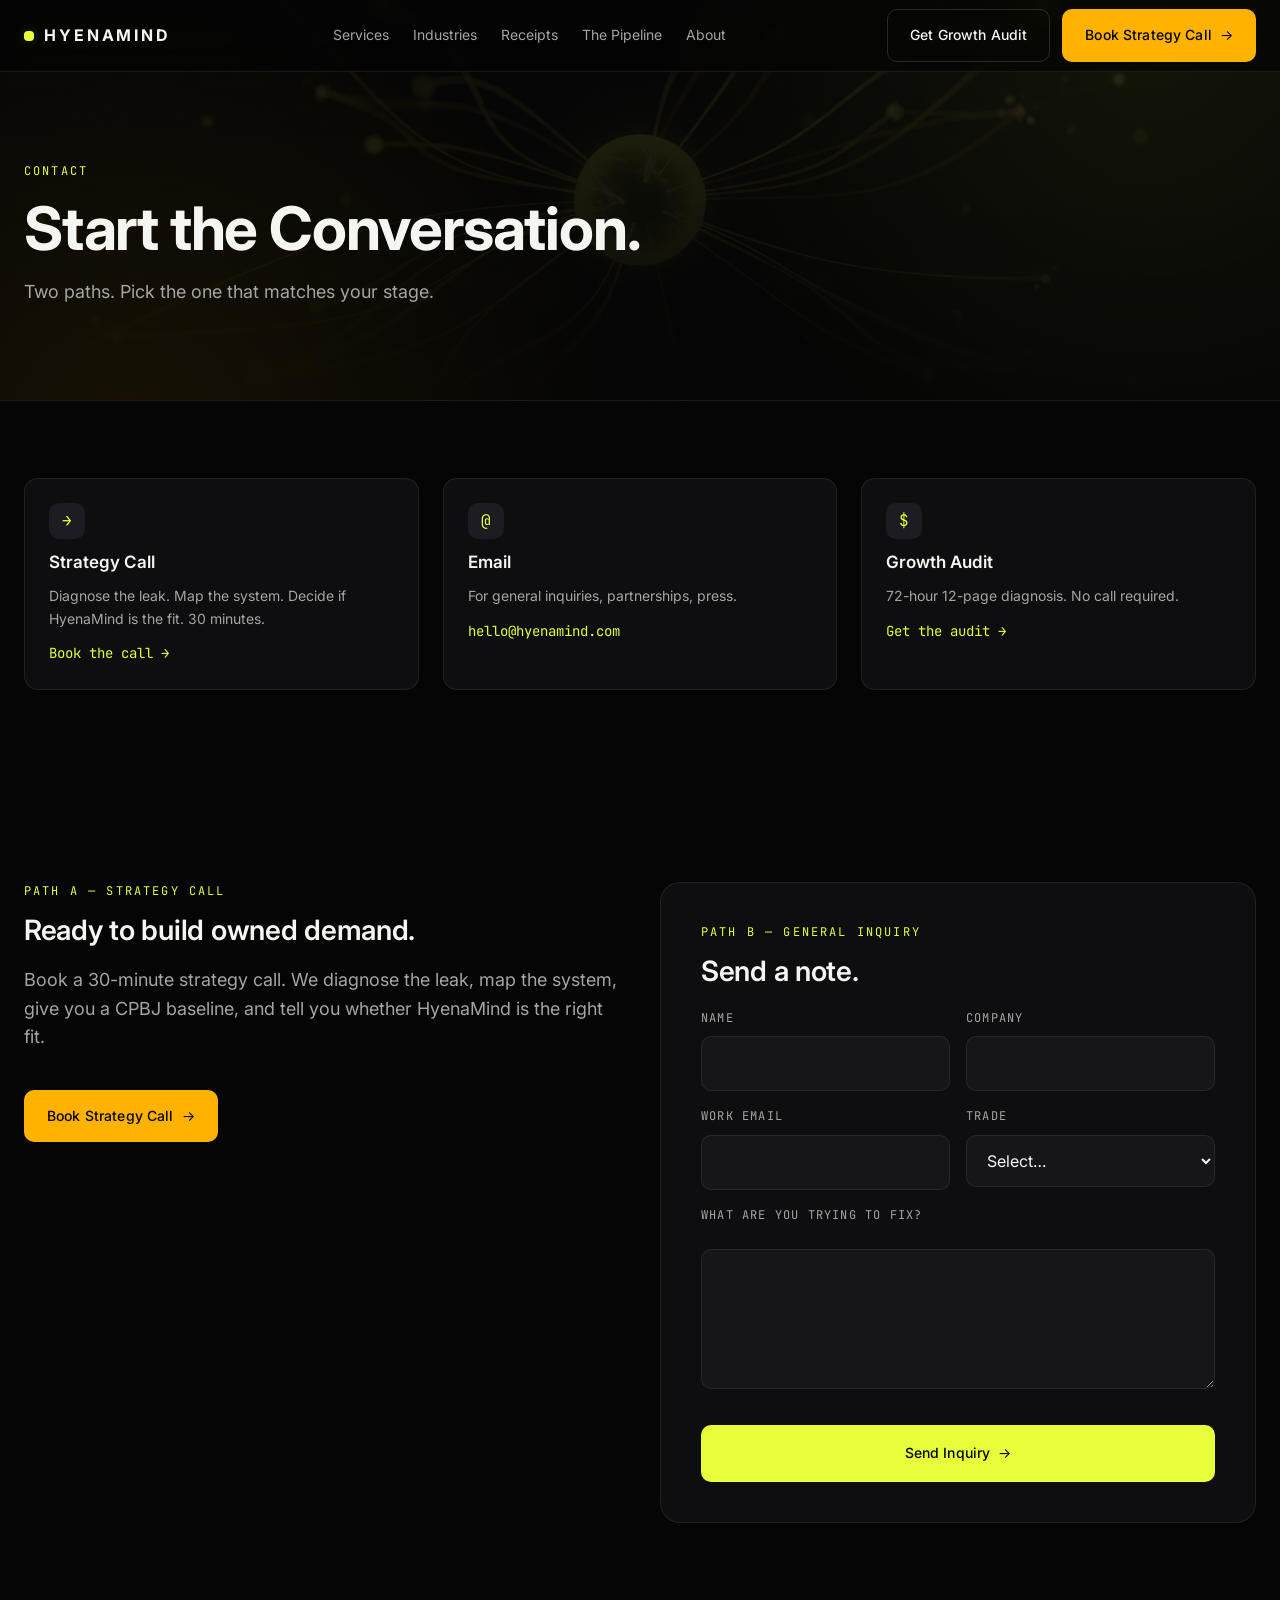
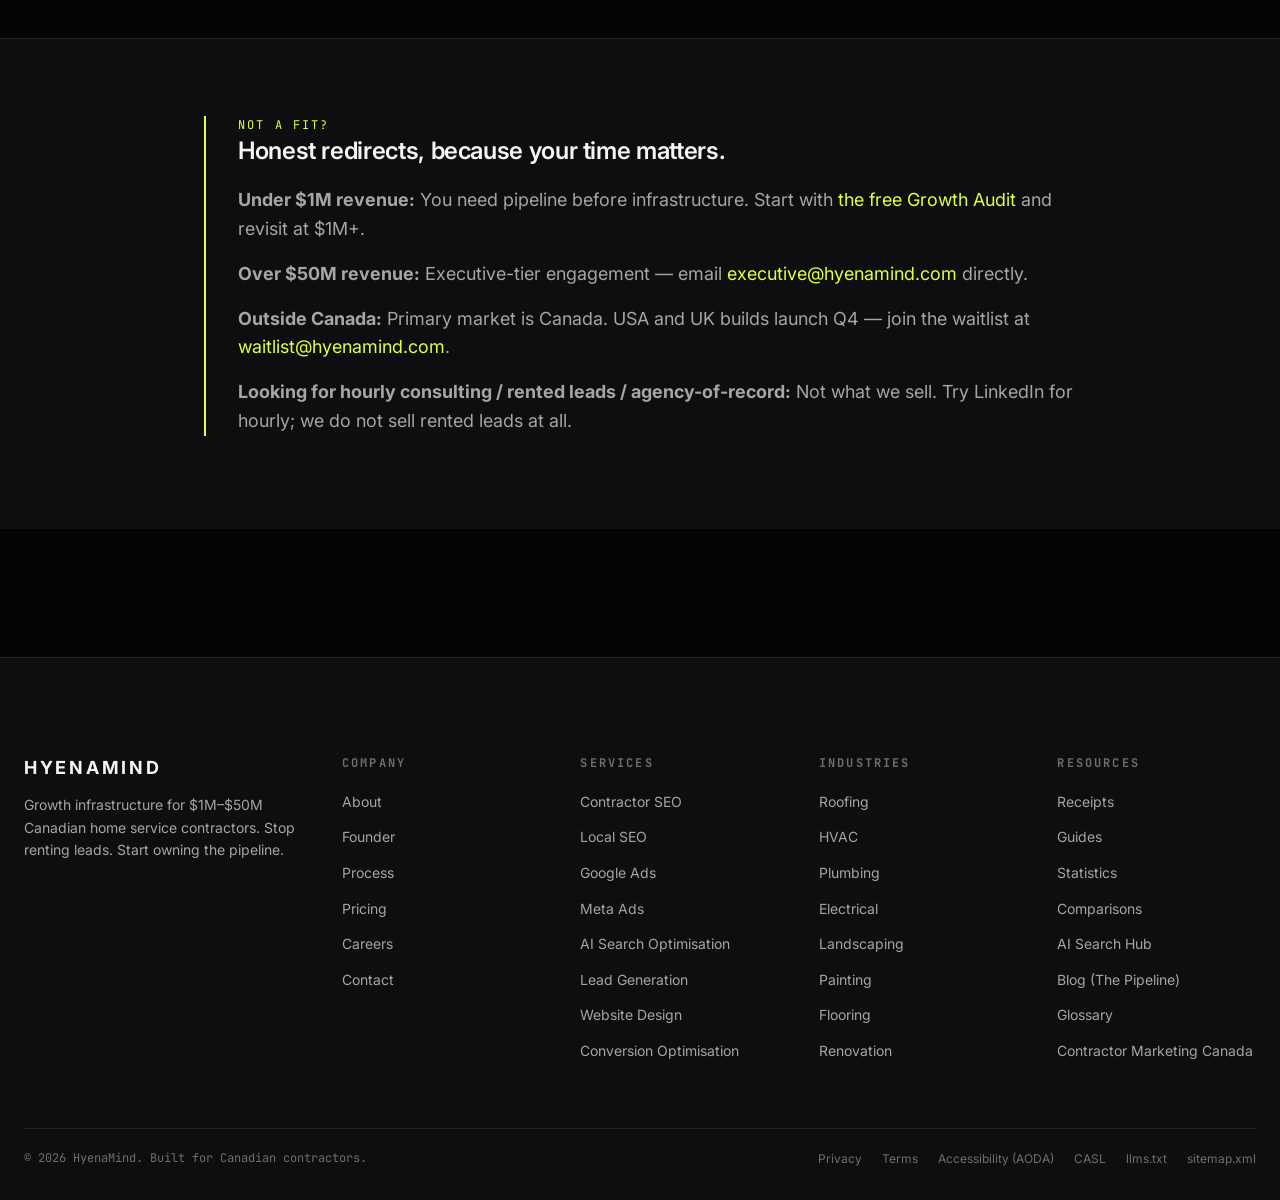
<file: contact.html>
<!doctype html>
<html lang="en-CA">
<head>
<meta charset="utf-8">
<meta name="viewport" content="width=device-width,initial-scale=1,viewport-fit=cover">
<meta name="color-scheme" content="dark">
<meta name="theme-color" content="#050505">
<title>Contact HyenaMind — Start the Conversation</title>
<meta name="description" content="Toronto, Ontario. Monday–Friday 8:30–18:00 ET. Response SLA ≤ 4 business hours.">
<link rel="canonical" href="https://hyenamind.com/contact/">
<meta property="og:type" content="website">
<meta property="og:title" content="Contact HyenaMind — Start the Conversation">
<meta property="og:description" content="Toronto, Ontario. Monday–Friday 8:30–18:00 ET. Response SLA ≤ 4 business hours.">
<meta property="og:image" content="https://hyenamind.com/assets/img/hero-hyena-eyes.jpg">
<meta property="og:locale" content="en_CA">
<meta name="twitter:card" content="summary_large_image">
<link rel="preconnect" href="https://fonts.googleapis.com">
<link rel="preconnect" href="https://fonts.gstatic.com" crossorigin>
<link href="https://fonts.googleapis.com/css2?family=Inter:wght@400;500;600;700&family=JetBrains+Mono:wght@400;500&family=Playfair+Display:ital@1&display=swap" rel="stylesheet">
<link rel="stylesheet" href="assets/css/styles.css">
<link rel="icon" href="data:image/svg+xml,%3Csvg xmlns='http://www.w3.org/2000/svg' viewBox='0 0 32 32'%3E%3Crect width='32' height='32' rx='6' fill='%23050505'/%3E%3Crect x='6' y='6' width='10' height='10' rx='2' fill='%23E6FF3A'/%3E%3C/svg%3E">
<script type="application/ld+json">{"@context": "https://schema.org", "@graph": [{"@type": "Organization", "@id": "https://hyenamind.com/#org", "name": "HyenaMind", "url": "https://hyenamind.com", "logo": "https://hyenamind.com/assets/img/logo.svg", "description": "HyenaMind engineers contractor growth infrastructure for Canadian home service operators.", "sameAs": ["https://www.linkedin.com/company/hyenamind", "https://www.youtube.com/@hyenamind", "https://x.com/hyenamind"], "areaServed": [{"@type": "Country", "name": "Canada"}]}, {"@type": "WebSite", "@id": "https://hyenamind.com/#site", "url": "https://hyenamind.com", "name": "HyenaMind", "inLanguage": "en-CA", "publisher": {"@id": "https://hyenamind.com/#org"}}]}</script>
<script type="application/ld+json">{"@context": "https://schema.org", "@type": "ContactPage", "url": "https://hyenamind.com/contact/", "name": "Contact HyenaMind"}</script>
</head>
<body>

<header class="site-header" role="banner">
  <div class="site-header__inner">
    <a href="#" class="brand-mark" aria-label="HyenaMind home">
      <span class="brand-mark__dot" aria-hidden="true"></span>
      <span>HYENAMIND</span>
    </a>
    <nav class="nav" role="navigation" aria-label="Primary">
      <a href="services.html" class="">Services</a><a href="services.html#industries" class="">Industries</a><a href="case-studies.html" class="">Receipts</a><a href="case-studies.html" class="">The Pipeline</a><a href="about.html" class="">About</a>
    </nav>
    <div class="nav-cta">
      <a href="contact.html" class="btn btn--ghost">Get Growth Audit</a>
      <a href="book-strategy-call.html" class="btn btn--primary btn--arrow">Book Strategy Call</a>
      <button class="menu-toggle" aria-expanded="false" aria-label="Open menu">☰</button>
    </div>
  </div>
</header>

<section class="page-banner" style="background-image: linear-gradient(180deg, rgba(5,5,5,0.85) 0%, var(--void) 100%), url('assets/img/contact-bg.jpg'); background-size: cover; background-position: center;">
  <div class="container">
    <div class="page-banner__inner reveal">
      <div class="eyebrow">Contact</div>
      <h1>Start the Conversation.</h1>
      <p class="page-banner__sub">Two paths. Pick the one that matches your stage.</p>
    </div>
  </div>
</section>

<section class="section section-tight">
  <div class="container">
    <div class="grid-3 reveal">
      <article class="channel-card">
        <div class="channel-card__icon">→</div>
        <h3>Strategy Call</h3>
        <p>Diagnose the leak. Map the system. Decide if HyenaMind is the fit. 30 minutes.</p>
        <a href="/book-strategy-call.html">Book the call →</a>
      </article>
      <article class="channel-card">
        <div class="channel-card__icon">@</div>
        <h3>Email</h3>
        <p>For general inquiries, partnerships, press.</p>
        <a href="mailto:hello@hyenamind.com">hello@hyenamind.com</a>
      </article>
      <article class="channel-card">
        <div class="channel-card__icon">$</div>
        <h3>Growth Audit</h3>
        <p>72-hour 12-page diagnosis. No call required.</p>
        <a href="/#lead-magnet">Get the audit →</a>
      </article>
    </div>
  </div>
</section>

<section class="section">
  <div class="container">
    <div class="grid-2" style="gap: var(--s-8); align-items: flex-start;">

      <div class="reveal">
        <div class="eyebrow">Path A — Strategy Call</div>
        <h2 style="margin: var(--s-3) 0 var(--s-4);">Ready to build owned demand.</h2>
        <p class="body-lg text-ink-2">Book a 30-minute strategy call. We diagnose the leak, map the system, give you a CPBJ baseline, and tell you whether HyenaMind is the right fit.</p>
        <a href="/book-strategy-call.html" class="btn btn--primary btn--arrow" style="margin-top: var(--s-5);">Book Strategy Call</a>
      </div>

      <form class="form reveal" data-demo>
        <div class="eyebrow">Path B — General Inquiry</div>
        <h2 style="margin: var(--s-3) 0 var(--s-5);">Send a note.</h2>
        <div class="form__row cols-2">
          <div>
            <label class="form__label" for="c-name">Name</label>
            <input class="form__input" type="text" id="c-name" name="name" required>
          </div>
          <div>
            <label class="form__label" for="c-company">Company</label>
            <input class="form__input" type="text" id="c-company" name="company" required>
          </div>
        </div>
        <div class="form__row cols-2">
          <div>
            <label class="form__label" for="c-email">Work email</label>
            <input class="form__input" type="email" id="c-email" name="email" required>
          </div>
          <div>
            <label class="form__label" for="c-trade">Trade</label>
            <select class="form__select" id="c-trade" name="trade" required>
              <option value="">Select…</option>
              <option>Roofing</option><option>HVAC</option><option>Plumbing</option>
              <option>Electrical</option><option>Landscaping</option><option>Painting</option>
              <option>Flooring</option><option>Renovation</option><option>Cleaning</option>
              <option>General Contractor</option><option>Other</option>
            </select>
          </div>
        </div>
        <div class="form__row">
          <label class="form__label" for="c-msg">What are you trying to fix?</label>
          <textarea class="form__textarea" id="c-msg" name="message" required></textarea>
        </div>
        <button type="submit" class="btn btn--voltage btn--arrow form__submit">Send Inquiry</button>
        <div class="form__success">Message received. Expect a reply inside one business day from a strategist (never a sequencer).</div>
      </form>

    </div>
  </div>
</section>

<section class="section section-tight" style="background: var(--surface-1); border-top: 1px solid var(--line-1);">
  <div class="container container-narrow">
    <div class="narrative reveal">
      <div class="eyebrow">Not a fit?</div>
      <h2 style="font-size:24px; line-height:1.3;">Honest redirects, because your time matters.</h2>
      <p><strong>Under $1M revenue:</strong> You need pipeline before infrastructure. Start with <a href="/#lead-magnet" class="text-voltage">the free Growth Audit</a> and revisit at $1M+.</p>
      <p><strong>Over $50M revenue:</strong> Executive-tier engagement — email <a href="mailto:executive@hyenamind.com" class="text-voltage">executive@hyenamind.com</a> directly.</p>
      <p><strong>Outside Canada:</strong> Primary market is Canada. USA and UK builds launch Q4 — join the waitlist at <a href="mailto:waitlist@hyenamind.com" class="text-voltage">waitlist@hyenamind.com</a>.</p>
      <p><strong>Looking for hourly consulting / rented leads / agency-of-record:</strong> Not what we sell. Try <a href="https://www.linkedin.com/" target="_blank" rel="noopener" class="text-ink-2">LinkedIn</a> for hourly; we do not sell rented leads at all.</p>
    </div>
  </div>
</section>

<footer class="site-footer">
  <div class="container">
    <div class="footer-top">
      
    <div class="footer-col">
      <div class="footer-col__brand">HYENAMIND</div>
      <p class="footer-col__brand-sub">Growth infrastructure for $1M–$50M Canadian home service contractors. Stop renting leads. Start owning the pipeline.</p>
    </div>
    
        <div class="footer-col">
          <h4 class="footer-col__title">Company</h4>
          <ul><li><a href="/about.html">About</a></li><li><a href="/founder.html">Founder</a></li><li><a href="/process.html">Process</a></li><li><a href="/pricing.html">Pricing</a></li><li><a href="/contact.html#careers">Careers</a></li><li><a href="/contact.html">Contact</a></li></ul>
        </div>
        <div class="footer-col">
          <h4 class="footer-col__title">Services</h4>
          <ul><li><a href="/services.html#contractor-seo">Contractor SEO</a></li><li><a href="/services.html#local-seo">Local SEO</a></li><li><a href="/services.html#google-ads">Google Ads</a></li><li><a href="/services.html#meta-ads">Meta Ads</a></li><li><a href="/services.html#ai-search-optimization">AI Search Optimisation</a></li><li><a href="/services.html#lead-generation">Lead Generation</a></li><li><a href="/services.html#website-design">Website Design</a></li><li><a href="/services.html#conversion-optimization">Conversion Optimisation</a></li></ul>
        </div>
        <div class="footer-col">
          <h4 class="footer-col__title">Industries</h4>
          <ul><li><a href="/industries/roofing-marketing">Roofing</a></li><li><a href="/industries/hvac-marketing">HVAC</a></li><li><a href="/industries/plumbing-marketing">Plumbing</a></li><li><a href="/industries/electrical-marketing">Electrical</a></li><li><a href="/industries/landscaping-marketing">Landscaping</a></li><li><a href="/industries/painting-marketing">Painting</a></li><li><a href="/industries/flooring-marketing">Flooring</a></li><li><a href="/industries/renovation-marketing">Renovation</a></li></ul>
        </div>
        <div class="footer-col">
          <h4 class="footer-col__title">Resources</h4>
          <ul><li><a href="/case-studies.html">Receipts</a></li><li><a href="/case-studies.html">Guides</a></li><li><a href="/resources/contractor-marketing-statistics-2026">Statistics</a></li><li><a href="/resources/comparisons">Comparisons</a></li><li><a href="/resources/ai-search">AI Search Hub</a></li><li><a href="/case-studies.html">Blog (The Pipeline)</a></li><li><a href="/resources/glossary">Glossary</a></li><li><a href="/contractor-marketing-canada">Contractor Marketing Canada</a></li></ul>
        </div>
    </div>
    <div class="footer-bottom">
      <div class="footer-bottom__copy">© <span data-year>2026</span> HyenaMind. Built for Canadian contractors.</div>
      <div class="footer-bottom__legal"><a href="/legal/privacy">Privacy</a><a href="/legal/terms">Terms</a><a href="/legal/accessibility">Accessibility (AODA)</a><a href="/legal/casl">CASL</a><a href="/llms.txt">llms.txt</a><a href="/sitemap.xml">sitemap.xml</a></div>
    </div>
  </div>
</footer>
<script src="assets/js/site.js" defer></script>
</body>
</html>
</file>
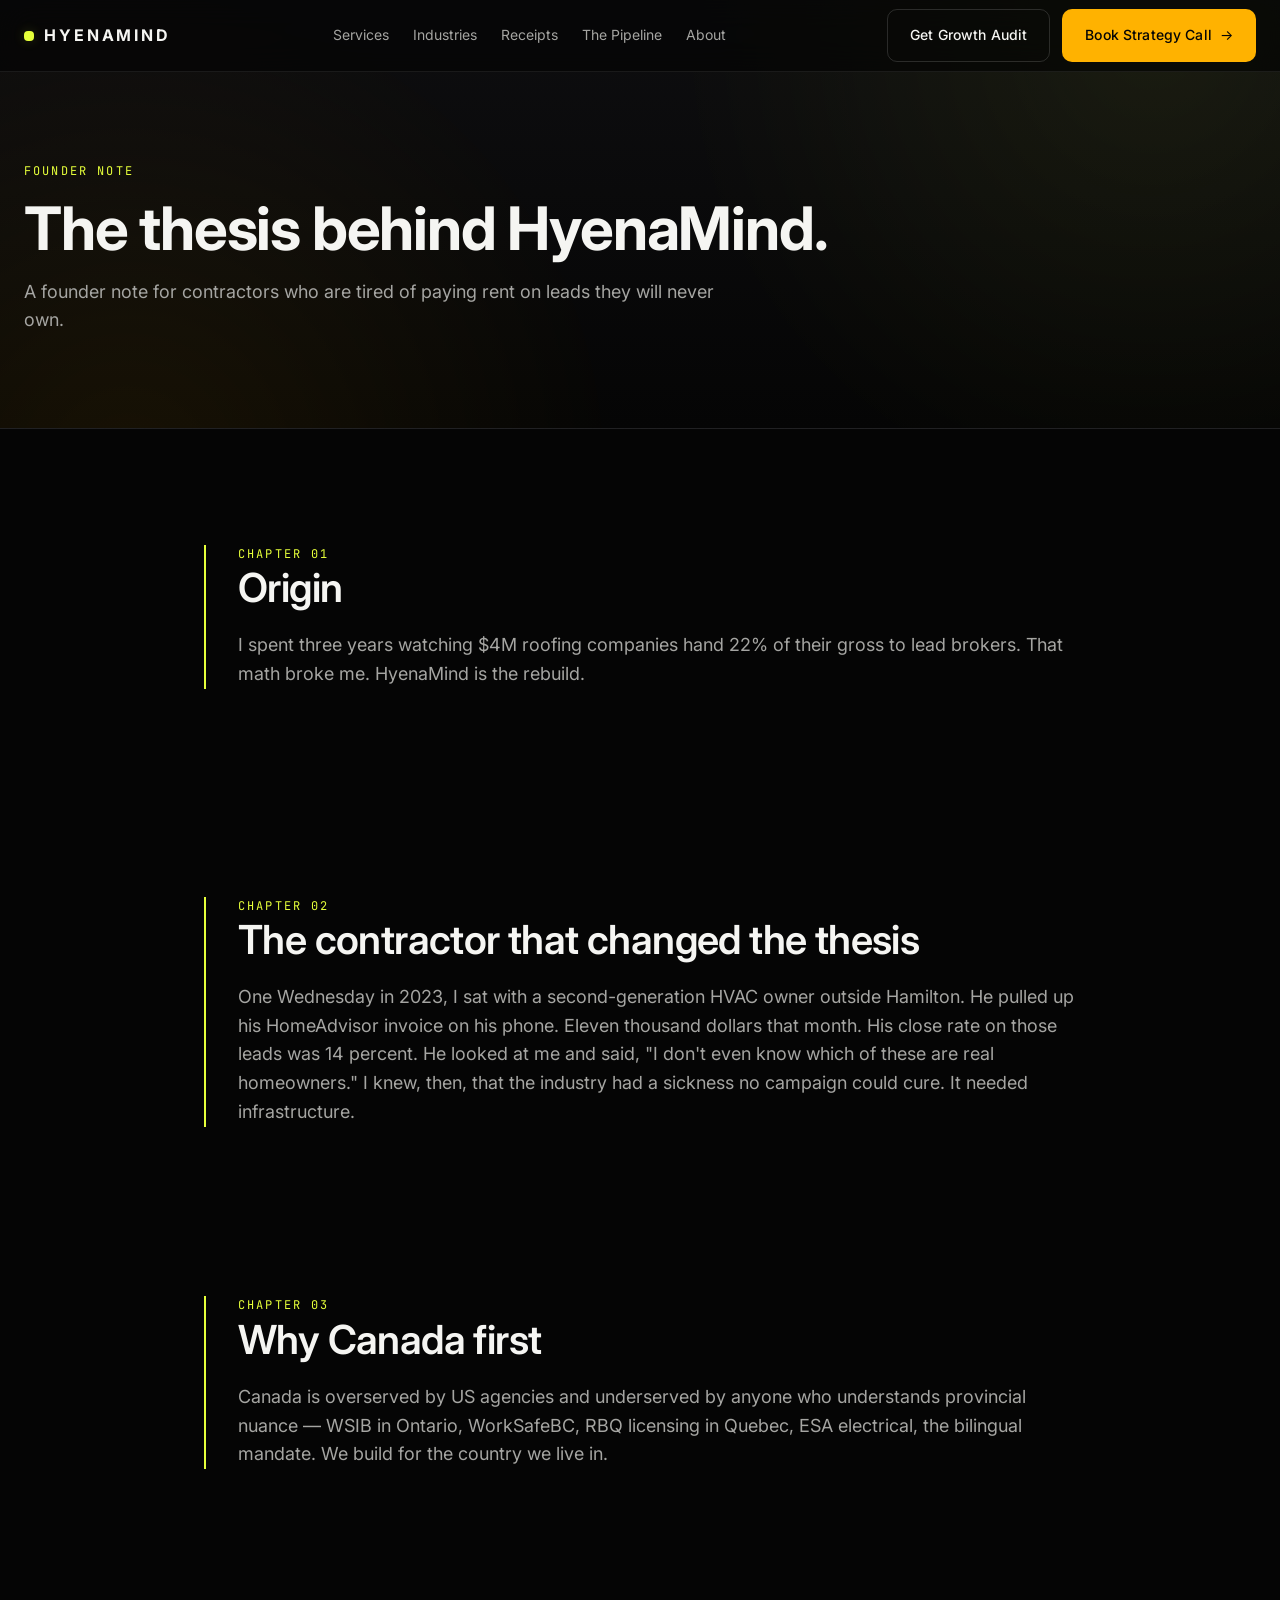
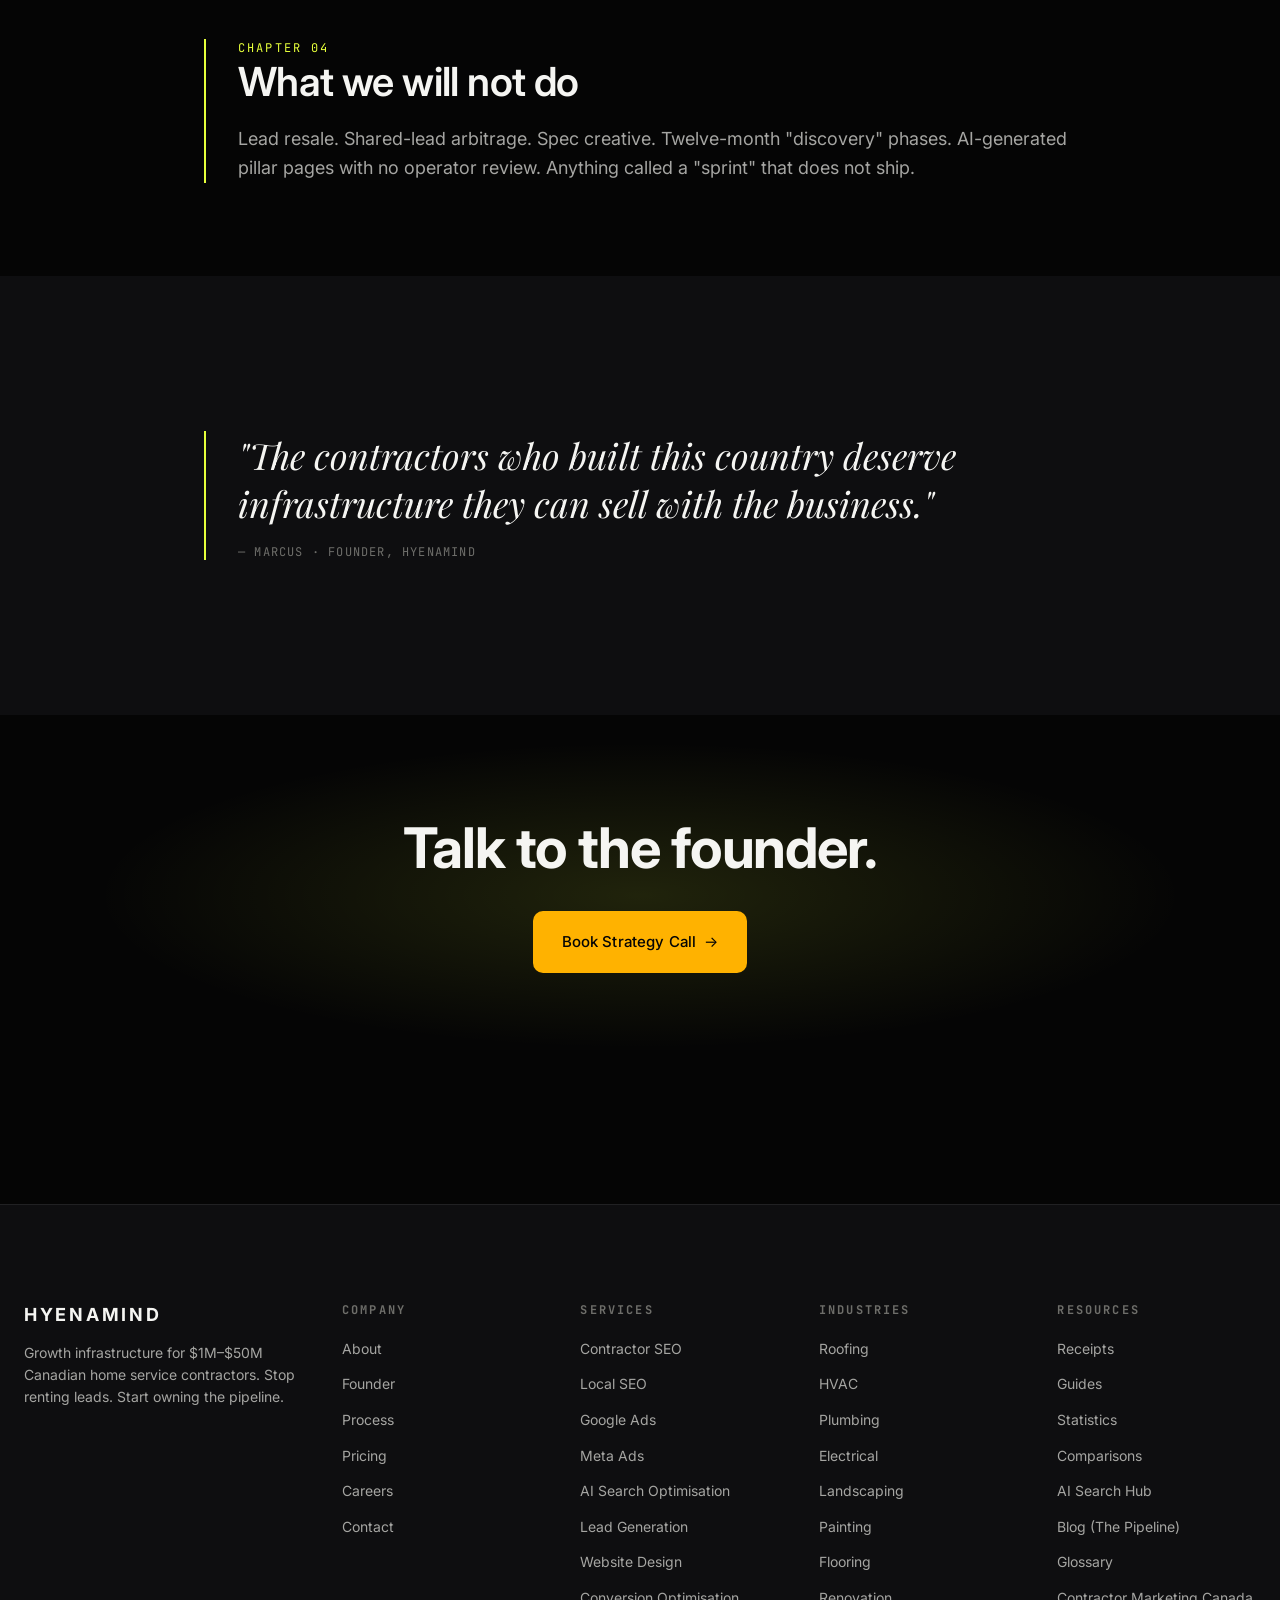
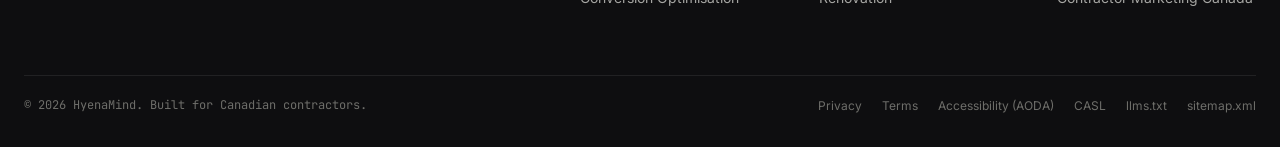
<file: founder.html>
<!doctype html>
<html lang="en-CA">
<head>
<meta charset="utf-8">
<meta name="viewport" content="width=device-width,initial-scale=1,viewport-fit=cover">
<meta name="color-scheme" content="dark">
<meta name="theme-color" content="#050505">
<title>Founder — Marcus | HyenaMind</title>
<meta name="description" content="The thesis behind HyenaMind. Why Canada first. Why owned demand. The contractor that changed everything.">
<link rel="canonical" href="https://hyenamind.com/founder/">
<meta property="og:type" content="website">
<meta property="og:title" content="Founder — Marcus | HyenaMind">
<meta property="og:description" content="The thesis behind HyenaMind. Why Canada first. Why owned demand. The contractor that changed everything.">
<meta property="og:image" content="https://hyenamind.com/assets/img/hero-hyena-eyes.jpg">
<meta property="og:locale" content="en_CA">
<meta name="twitter:card" content="summary_large_image">
<link rel="preconnect" href="https://fonts.googleapis.com">
<link rel="preconnect" href="https://fonts.gstatic.com" crossorigin>
<link href="https://fonts.googleapis.com/css2?family=Inter:wght@400;500;600;700&family=JetBrains+Mono:wght@400;500&family=Playfair+Display:ital@1&display=swap" rel="stylesheet">
<link rel="stylesheet" href="assets/css/styles.css">
<link rel="icon" href="data:image/svg+xml,%3Csvg xmlns='http://www.w3.org/2000/svg' viewBox='0 0 32 32'%3E%3Crect width='32' height='32' rx='6' fill='%23050505'/%3E%3Crect x='6' y='6' width='10' height='10' rx='2' fill='%23E6FF3A'/%3E%3C/svg%3E">
<script type="application/ld+json">{"@context": "https://schema.org", "@graph": [{"@type": "Organization", "@id": "https://hyenamind.com/#org", "name": "HyenaMind", "url": "https://hyenamind.com", "logo": "https://hyenamind.com/assets/img/logo.svg", "description": "HyenaMind engineers contractor growth infrastructure for Canadian home service operators.", "sameAs": ["https://www.linkedin.com/company/hyenamind", "https://www.youtube.com/@hyenamind", "https://x.com/hyenamind"], "areaServed": [{"@type": "Country", "name": "Canada"}]}, {"@type": "WebSite", "@id": "https://hyenamind.com/#site", "url": "https://hyenamind.com", "name": "HyenaMind", "inLanguage": "en-CA", "publisher": {"@id": "https://hyenamind.com/#org"}}]}</script>
<script type="application/ld+json">{"@context": "https://schema.org", "@type": "ProfilePage", "url": "https://hyenamind.com/founder/", "mainEntity": {"@type": "Person", "name": "Marcus", "jobTitle": "Founder, HyenaMind"}}</script>
</head>
<body>

<header class="site-header" role="banner">
  <div class="site-header__inner">
    <a href="#" class="brand-mark" aria-label="HyenaMind home">
      <span class="brand-mark__dot" aria-hidden="true"></span>
      <span>HYENAMIND</span>
    </a>
    <nav class="nav" role="navigation" aria-label="Primary">
      <a href="services.html" class="">Services</a><a href="services.html#industries" class="">Industries</a><a href="case-studies.html" class="">Receipts</a><a href="case-studies.html" class="">The Pipeline</a><a href="about.html" class="">About</a>
    </nav>
    <div class="nav-cta">
      <a href="contact.html" class="btn btn--ghost">Get Growth Audit</a>
      <a href="book-strategy-call.html" class="btn btn--primary btn--arrow">Book Strategy Call</a>
      <button class="menu-toggle" aria-expanded="false" aria-label="Open menu">☰</button>
    </div>
  </div>
</header>

<section class="page-banner">
  <div class="container">
    <div class="page-banner__inner reveal">
      <div class="eyebrow">Founder Note</div>
      <h1>The thesis behind HyenaMind.</h1>
      <p class="page-banner__sub">A founder note for contractors who are tired of paying rent on leads they will never own.</p>
    </div>
  </div>
</section>

<section class="section" id="origin">
  <div class="container container-narrow">
    <div class="narrative reveal">
      <div class="eyebrow">Chapter 01</div>
      <h2>Origin</h2>
      <p>I spent three years watching $4M roofing companies hand 22% of their gross to lead brokers. That math broke me. HyenaMind is the rebuild.</p>
    </div>
  </div>
</section>

<section class="section section-tight" id="thesis_moment">
  <div class="container container-narrow">
    <div class="narrative reveal">
      <div class="eyebrow">Chapter 02</div>
      <h2>The contractor that changed the thesis</h2>
      <p>One Wednesday in 2023, I sat with a second-generation HVAC owner outside Hamilton. He pulled up his HomeAdvisor invoice on his phone. Eleven thousand dollars that month. His close rate on those leads was 14 percent. He looked at me and said, &quot;I don&#x27;t even know which of these are real homeowners.&quot; I knew, then, that the industry had a sickness no campaign could cure. It needed infrastructure.</p>
    </div>
  </div>
</section>

<section class="section section-tight" id="canada_first">
  <div class="container container-narrow">
    <div class="narrative reveal">
      <div class="eyebrow">Chapter 03</div>
      <h2>Why Canada first</h2>
      <p>Canada is overserved by US agencies and underserved by anyone who understands provincial nuance — WSIB in Ontario, WorkSafeBC, RBQ licensing in Quebec, ESA electrical, the bilingual mandate. We build for the country we live in.</p>
    </div>
  </div>
</section>

<section class="section section-tight" id="will_not_do">
  <div class="container container-narrow">
    <div class="narrative reveal">
      <div class="eyebrow">Chapter 04</div>
      <h2>What we will not do</h2>
      <p>Lead resale. Shared-lead arbitrage. Spec creative. Twelve-month &quot;discovery&quot; phases. AI-generated pillar pages with no operator review. Anything called a &quot;sprint&quot; that does not ship.</p>
    </div>
  </div>
</section>

<section class="section" style="background: var(--surface-1);">
  <div class="container container-narrow">
    <blockquote class="pullquote reveal">"The contractors who built this country deserve infrastructure they can sell with the business."
      <span class="pullquote__attr">— Marcus · Founder, HyenaMind</span>
    </blockquote>
  </div>
</section>

<section class="cta-strip" id="final-cta" aria-labelledby="final-cta-h2">
  <div class="cta-strip__bg" aria-hidden="true"></div>
  <div class="container">
    <h2 id="final-cta-h2">Talk to the founder.</h2>
    <a href="/book-strategy-call.html" class="btn btn--primary btn--lg btn--arrow">Book Strategy Call</a>
  </div>
</section>

<footer class="site-footer">
  <div class="container">
    <div class="footer-top">
      
    <div class="footer-col">
      <div class="footer-col__brand">HYENAMIND</div>
      <p class="footer-col__brand-sub">Growth infrastructure for $1M–$50M Canadian home service contractors. Stop renting leads. Start owning the pipeline.</p>
    </div>
    
        <div class="footer-col">
          <h4 class="footer-col__title">Company</h4>
          <ul><li><a href="/about.html">About</a></li><li><a href="/founder.html">Founder</a></li><li><a href="/process.html">Process</a></li><li><a href="/pricing.html">Pricing</a></li><li><a href="/contact.html#careers">Careers</a></li><li><a href="/contact.html">Contact</a></li></ul>
        </div>
        <div class="footer-col">
          <h4 class="footer-col__title">Services</h4>
          <ul><li><a href="/services.html#contractor-seo">Contractor SEO</a></li><li><a href="/services.html#local-seo">Local SEO</a></li><li><a href="/services.html#google-ads">Google Ads</a></li><li><a href="/services.html#meta-ads">Meta Ads</a></li><li><a href="/services.html#ai-search-optimization">AI Search Optimisation</a></li><li><a href="/services.html#lead-generation">Lead Generation</a></li><li><a href="/services.html#website-design">Website Design</a></li><li><a href="/services.html#conversion-optimization">Conversion Optimisation</a></li></ul>
        </div>
        <div class="footer-col">
          <h4 class="footer-col__title">Industries</h4>
          <ul><li><a href="/industries/roofing-marketing">Roofing</a></li><li><a href="/industries/hvac-marketing">HVAC</a></li><li><a href="/industries/plumbing-marketing">Plumbing</a></li><li><a href="/industries/electrical-marketing">Electrical</a></li><li><a href="/industries/landscaping-marketing">Landscaping</a></li><li><a href="/industries/painting-marketing">Painting</a></li><li><a href="/industries/flooring-marketing">Flooring</a></li><li><a href="/industries/renovation-marketing">Renovation</a></li></ul>
        </div>
        <div class="footer-col">
          <h4 class="footer-col__title">Resources</h4>
          <ul><li><a href="/case-studies.html">Receipts</a></li><li><a href="/case-studies.html">Guides</a></li><li><a href="/resources/contractor-marketing-statistics-2026">Statistics</a></li><li><a href="/resources/comparisons">Comparisons</a></li><li><a href="/resources/ai-search">AI Search Hub</a></li><li><a href="/case-studies.html">Blog (The Pipeline)</a></li><li><a href="/resources/glossary">Glossary</a></li><li><a href="/contractor-marketing-canada">Contractor Marketing Canada</a></li></ul>
        </div>
    </div>
    <div class="footer-bottom">
      <div class="footer-bottom__copy">© <span data-year>2026</span> HyenaMind. Built for Canadian contractors.</div>
      <div class="footer-bottom__legal"><a href="/legal/privacy">Privacy</a><a href="/legal/terms">Terms</a><a href="/legal/accessibility">Accessibility (AODA)</a><a href="/legal/casl">CASL</a><a href="/llms.txt">llms.txt</a><a href="/sitemap.xml">sitemap.xml</a></div>
    </div>
  </div>
</footer>
<script src="assets/js/site.js" defer></script>
</body>
</html>
</file>
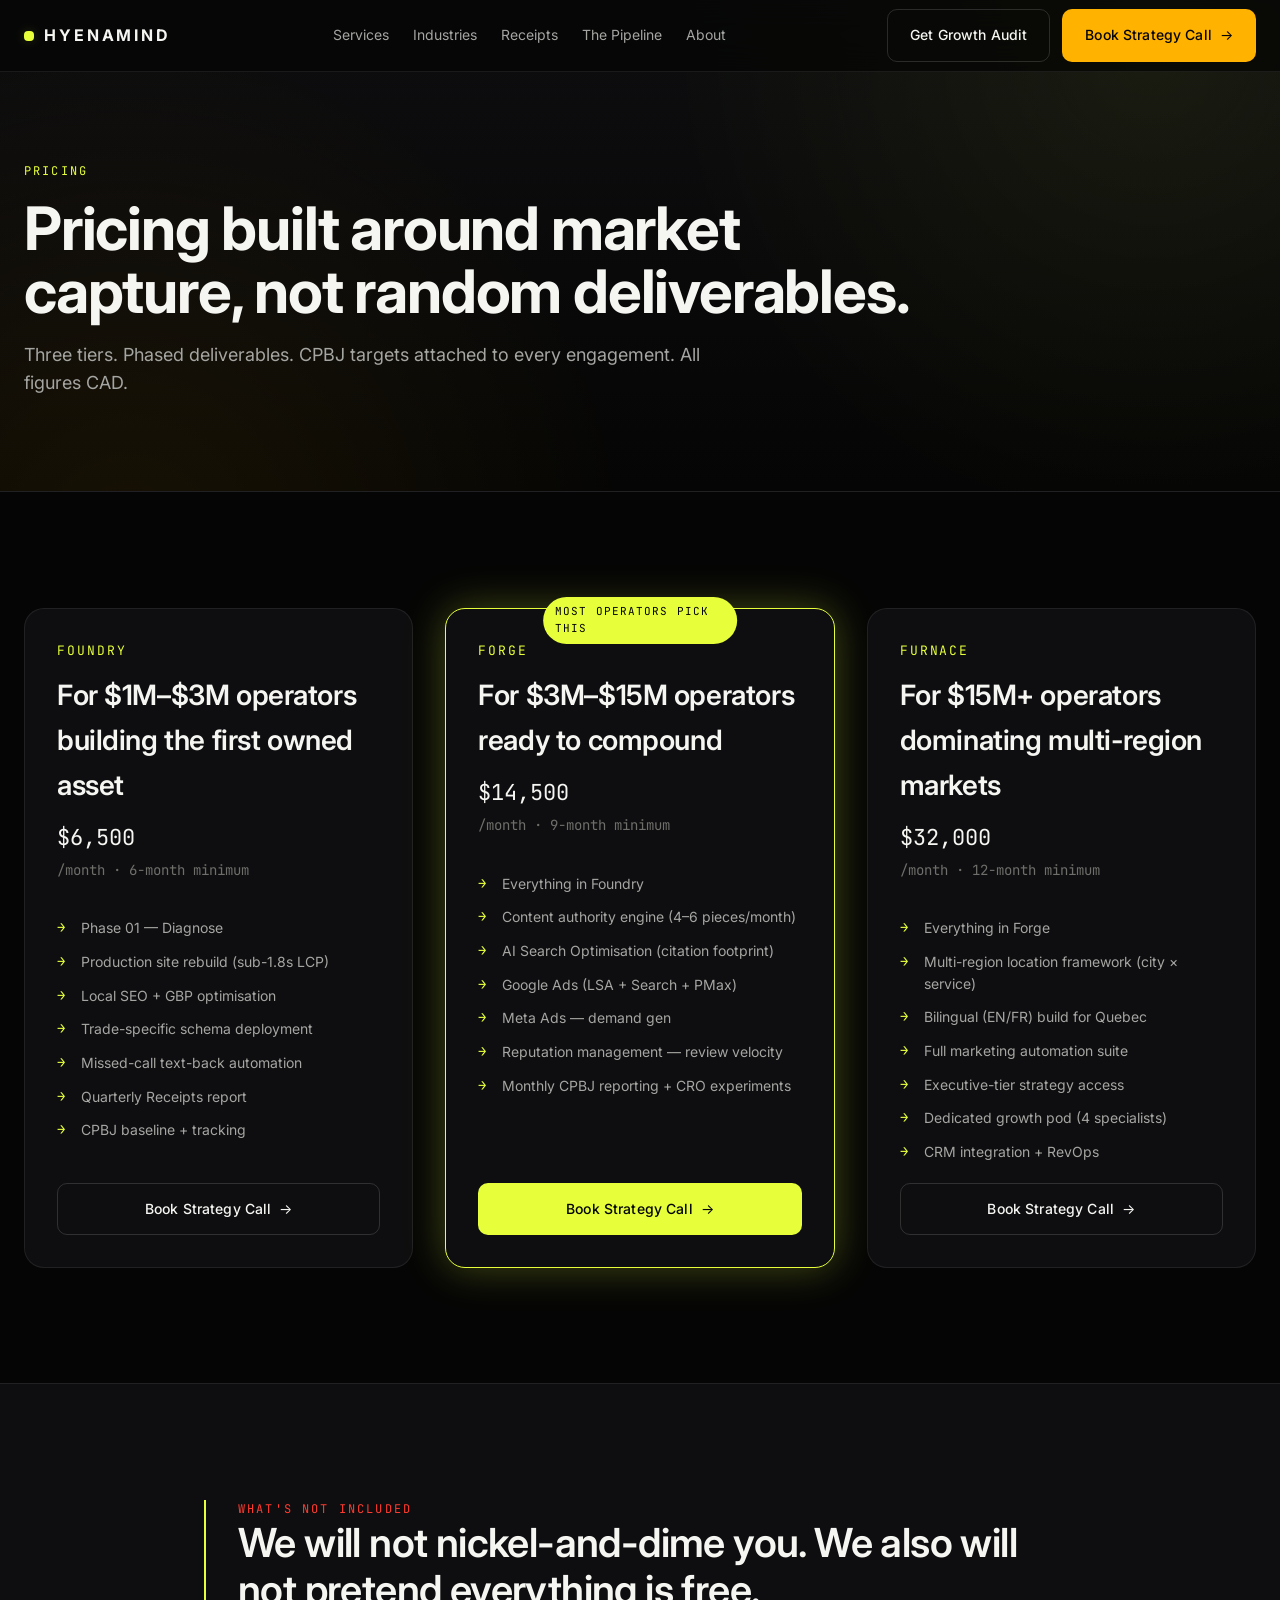
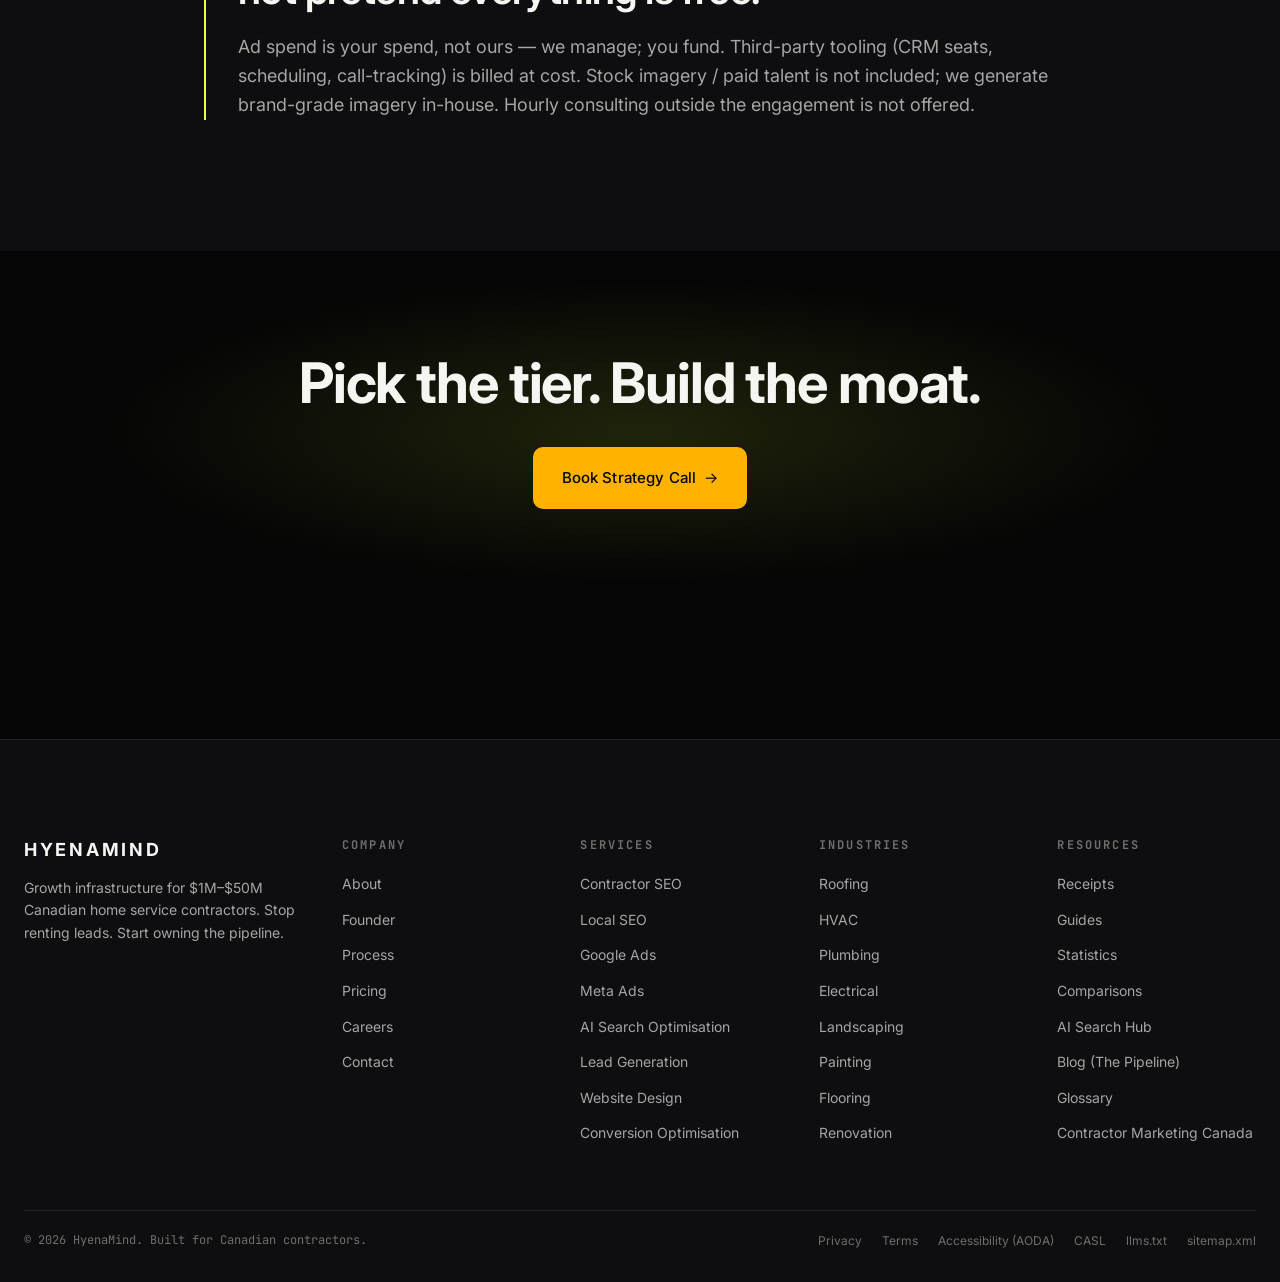
<file: pricing.html>
<!doctype html>
<html lang="en-CA">
<head>
<meta charset="utf-8">
<meta name="viewport" content="width=device-width,initial-scale=1,viewport-fit=cover">
<meta name="color-scheme" content="dark">
<meta name="theme-color" content="#050505">
<title>Pricing — Foundry · Forge · Furnace | HyenaMind</title>
<meta name="description" content="Three engagement tiers priced against the size of the market you intend to own. Fixed monthly retainer. No hourly billing.">
<link rel="canonical" href="https://hyenamind.com/pricing/">
<meta property="og:type" content="website">
<meta property="og:title" content="Pricing — Foundry · Forge · Furnace | HyenaMind">
<meta property="og:description" content="Three engagement tiers priced against the size of the market you intend to own. Fixed monthly retainer. No hourly billing.">
<meta property="og:image" content="https://hyenamind.com/assets/img/hero-hyena-eyes.jpg">
<meta property="og:locale" content="en_CA">
<meta name="twitter:card" content="summary_large_image">
<link rel="preconnect" href="https://fonts.googleapis.com">
<link rel="preconnect" href="https://fonts.gstatic.com" crossorigin>
<link href="https://fonts.googleapis.com/css2?family=Inter:wght@400;500;600;700&family=JetBrains+Mono:wght@400;500&family=Playfair+Display:ital@1&display=swap" rel="stylesheet">
<link rel="stylesheet" href="assets/css/styles.css">
<link rel="icon" href="data:image/svg+xml,%3Csvg xmlns='http://www.w3.org/2000/svg' viewBox='0 0 32 32'%3E%3Crect width='32' height='32' rx='6' fill='%23050505'/%3E%3Crect x='6' y='6' width='10' height='10' rx='2' fill='%23E6FF3A'/%3E%3C/svg%3E">
<script type="application/ld+json">{"@context": "https://schema.org", "@graph": [{"@type": "Organization", "@id": "https://hyenamind.com/#org", "name": "HyenaMind", "url": "https://hyenamind.com", "logo": "https://hyenamind.com/assets/img/logo.svg", "description": "HyenaMind engineers contractor growth infrastructure for Canadian home service operators.", "sameAs": ["https://www.linkedin.com/company/hyenamind", "https://www.youtube.com/@hyenamind", "https://x.com/hyenamind"], "areaServed": [{"@type": "Country", "name": "Canada"}]}, {"@type": "WebSite", "@id": "https://hyenamind.com/#site", "url": "https://hyenamind.com", "name": "HyenaMind", "inLanguage": "en-CA", "publisher": {"@id": "https://hyenamind.com/#org"}}]}</script>
</head>
<body>

<header class="site-header" role="banner">
  <div class="site-header__inner">
    <a href="#" class="brand-mark" aria-label="HyenaMind home">
      <span class="brand-mark__dot" aria-hidden="true"></span>
      <span>HYENAMIND</span>
    </a>
    <nav class="nav" role="navigation" aria-label="Primary">
      <a href="services.html" class="">Services</a><a href="services.html#industries" class="">Industries</a><a href="case-studies.html" class="">Receipts</a><a href="case-studies.html" class="">The Pipeline</a><a href="about.html" class="">About</a>
    </nav>
    <div class="nav-cta">
      <a href="contact.html" class="btn btn--ghost">Get Growth Audit</a>
      <a href="book-strategy-call.html" class="btn btn--primary btn--arrow">Book Strategy Call</a>
      <button class="menu-toggle" aria-expanded="false" aria-label="Open menu">☰</button>
    </div>
  </div>
</header>

<section class="page-banner">
  <div class="container">
    <div class="page-banner__inner reveal">
      <div class="eyebrow">Pricing</div>
      <h1>Pricing built around market capture, not random deliverables.</h1>
      <p class="page-banner__sub">Three tiers. Phased deliverables. CPBJ targets attached to every engagement. All figures CAD.</p>
    </div>
  </div>
</section>

<section class="section">
  <div class="container">
    <div class="grid-3" style="gap: var(--s-7);">
        <article class="tier reveal">
          <div class="tier__name">Foundry</div>
          <div class="tier__title">For $1M–$3M operators building the first owned asset</div>
          <div class="tier__price">$6,500<small>/month · 6-month minimum</small></div>
          <ul class="tier__features"><li>Phase 01 — Diagnose</li><li>Production site rebuild (sub-1.8s LCP)</li><li>Local SEO + GBP optimisation</li><li>Trade-specific schema deployment</li><li>Missed-call text-back automation</li><li>Quarterly Receipts report</li><li>CPBJ baseline + tracking</li></ul>
          <a href="/book-strategy-call.html" class="btn btn--ghost btn--arrow">Book Strategy Call</a>
        </article>
        <article class="tier tier--featured reveal">
          <div class="tier__name">Forge</div>
          <div class="tier__title">For $3M–$15M operators ready to compound</div>
          <div class="tier__price">$14,500<small>/month · 9-month minimum</small></div>
          <ul class="tier__features"><li>Everything in Foundry</li><li>Content authority engine (4–6 pieces/month)</li><li>AI Search Optimisation (citation footprint)</li><li>Google Ads (LSA + Search + PMax)</li><li>Meta Ads — demand gen</li><li>Reputation management — review velocity</li><li>Monthly CPBJ reporting + CRO experiments</li></ul>
          <a href="/book-strategy-call.html" class="btn btn--voltage btn--arrow">Book Strategy Call</a>
        </article>
        <article class="tier reveal">
          <div class="tier__name">Furnace</div>
          <div class="tier__title">For $15M+ operators dominating multi-region markets</div>
          <div class="tier__price">$32,000<small>/month · 12-month minimum</small></div>
          <ul class="tier__features"><li>Everything in Forge</li><li>Multi-region location framework (city × service)</li><li>Bilingual (EN/FR) build for Quebec</li><li>Full marketing automation suite</li><li>Executive-tier strategy access</li><li>Dedicated growth pod (4 specialists)</li><li>CRM integration + RevOps</li></ul>
          <a href="/book-strategy-call.html" class="btn btn--ghost btn--arrow">Book Strategy Call</a>
        </article></div>
  </div>
</section>

<section class="section" style="background: var(--surface-1); border-top: 1px solid var(--line-1);">
  <div class="container container-narrow">
    <div class="narrative reveal">
      <div class="eyebrow" style="color: var(--error);">What's NOT included</div>
      <h2>We will not nickel-and-dime you. We also will not pretend everything is free.</h2>
      <p>Ad spend is your spend, not ours — we manage; you fund. Third-party tooling (CRM seats, scheduling, call-tracking) is billed at cost. Stock imagery / paid talent is not included; we generate brand-grade imagery in-house. Hourly consulting outside the engagement is not offered.</p>
    </div>
  </div>
</section>

<section class="cta-strip" id="final-cta" aria-labelledby="final-cta-h2">
  <div class="cta-strip__bg" aria-hidden="true"></div>
  <div class="container">
    <h2 id="final-cta-h2">Pick the tier. Build the moat.</h2>
    <a href="/book-strategy-call.html" class="btn btn--primary btn--lg btn--arrow">Book Strategy Call</a>
  </div>
</section>

<footer class="site-footer">
  <div class="container">
    <div class="footer-top">
      
    <div class="footer-col">
      <div class="footer-col__brand">HYENAMIND</div>
      <p class="footer-col__brand-sub">Growth infrastructure for $1M–$50M Canadian home service contractors. Stop renting leads. Start owning the pipeline.</p>
    </div>
    
        <div class="footer-col">
          <h4 class="footer-col__title">Company</h4>
          <ul><li><a href="/about.html">About</a></li><li><a href="/founder.html">Founder</a></li><li><a href="/process.html">Process</a></li><li><a href="/pricing.html">Pricing</a></li><li><a href="/contact.html#careers">Careers</a></li><li><a href="/contact.html">Contact</a></li></ul>
        </div>
        <div class="footer-col">
          <h4 class="footer-col__title">Services</h4>
          <ul><li><a href="/services.html#contractor-seo">Contractor SEO</a></li><li><a href="/services.html#local-seo">Local SEO</a></li><li><a href="/services.html#google-ads">Google Ads</a></li><li><a href="/services.html#meta-ads">Meta Ads</a></li><li><a href="/services.html#ai-search-optimization">AI Search Optimisation</a></li><li><a href="/services.html#lead-generation">Lead Generation</a></li><li><a href="/services.html#website-design">Website Design</a></li><li><a href="/services.html#conversion-optimization">Conversion Optimisation</a></li></ul>
        </div>
        <div class="footer-col">
          <h4 class="footer-col__title">Industries</h4>
          <ul><li><a href="/industries/roofing-marketing">Roofing</a></li><li><a href="/industries/hvac-marketing">HVAC</a></li><li><a href="/industries/plumbing-marketing">Plumbing</a></li><li><a href="/industries/electrical-marketing">Electrical</a></li><li><a href="/industries/landscaping-marketing">Landscaping</a></li><li><a href="/industries/painting-marketing">Painting</a></li><li><a href="/industries/flooring-marketing">Flooring</a></li><li><a href="/industries/renovation-marketing">Renovation</a></li></ul>
        </div>
        <div class="footer-col">
          <h4 class="footer-col__title">Resources</h4>
          <ul><li><a href="/case-studies.html">Receipts</a></li><li><a href="/case-studies.html">Guides</a></li><li><a href="/resources/contractor-marketing-statistics-2026">Statistics</a></li><li><a href="/resources/comparisons">Comparisons</a></li><li><a href="/resources/ai-search">AI Search Hub</a></li><li><a href="/case-studies.html">Blog (The Pipeline)</a></li><li><a href="/resources/glossary">Glossary</a></li><li><a href="/contractor-marketing-canada">Contractor Marketing Canada</a></li></ul>
        </div>
    </div>
    <div class="footer-bottom">
      <div class="footer-bottom__copy">© <span data-year>2026</span> HyenaMind. Built for Canadian contractors.</div>
      <div class="footer-bottom__legal"><a href="/legal/privacy">Privacy</a><a href="/legal/terms">Terms</a><a href="/legal/accessibility">Accessibility (AODA)</a><a href="/legal/casl">CASL</a><a href="/llms.txt">llms.txt</a><a href="/sitemap.xml">sitemap.xml</a></div>
    </div>
  </div>
</footer>
<script src="assets/js/site.js" defer></script>
</body>
</html>
</file>
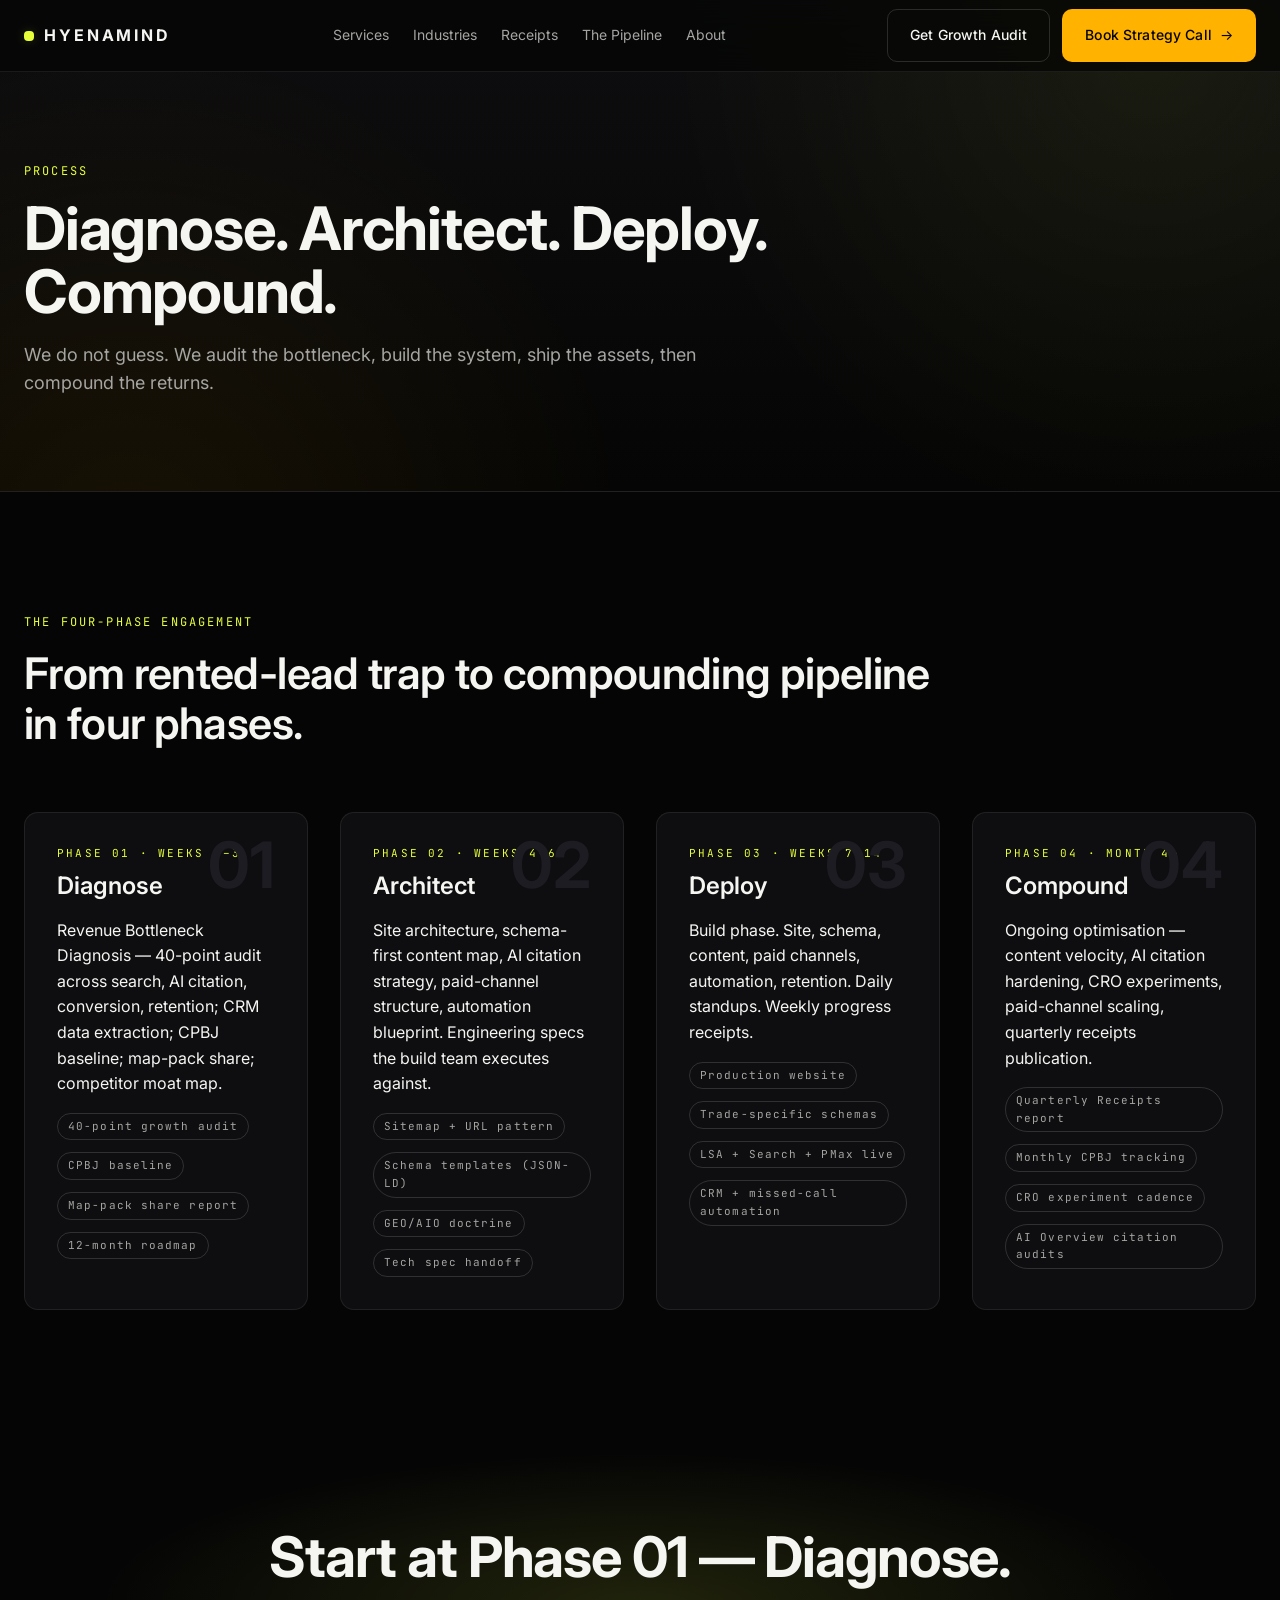
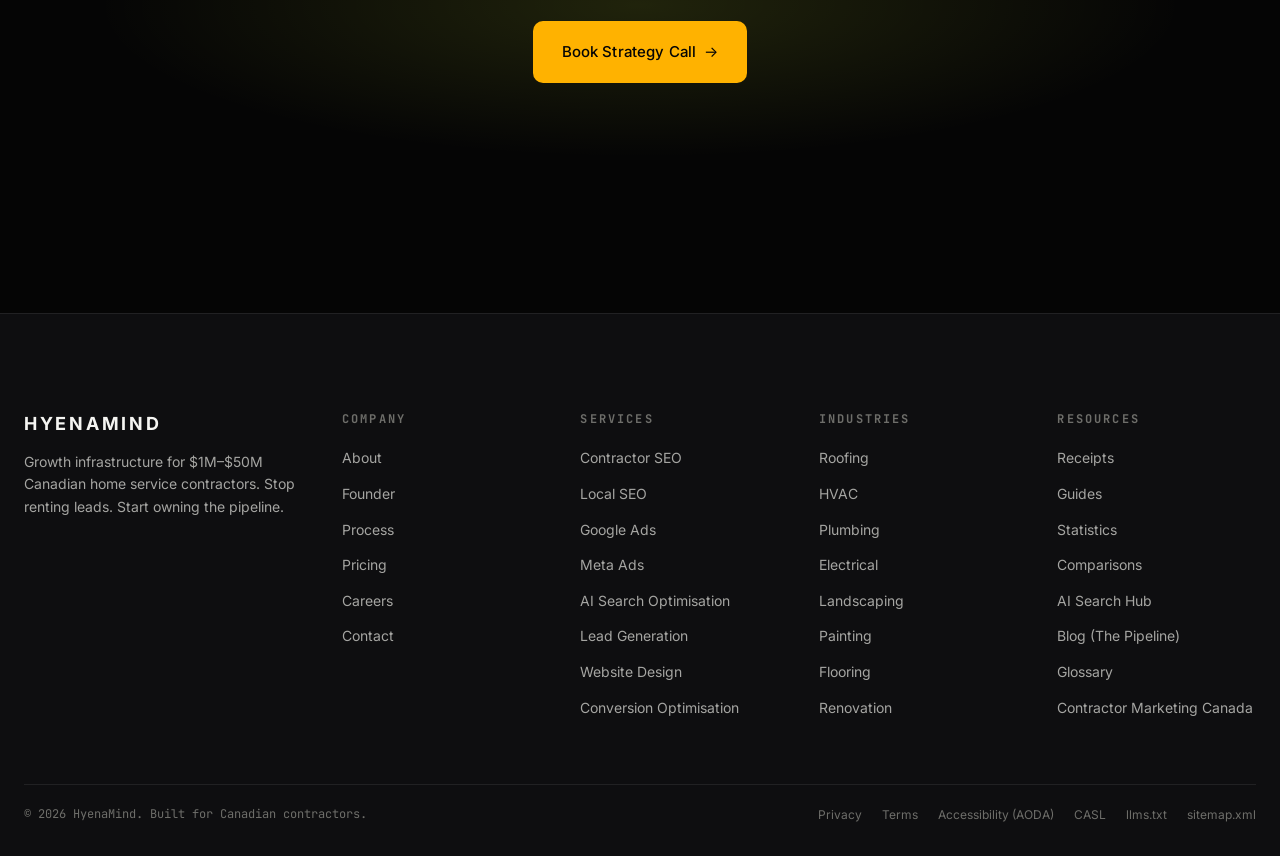
<file: process.html>
<!doctype html>
<html lang="en-CA">
<head>
<meta charset="utf-8">
<meta name="viewport" content="width=device-width,initial-scale=1,viewport-fit=cover">
<meta name="color-scheme" content="dark">
<meta name="theme-color" content="#050505">
<title>Process — Diagnose. Architect. Deploy. Compound. | HyenaMind</title>
<meta name="description" content="We do not guess. We audit the bottleneck, build the system, ship the assets, then compound the returns.">
<link rel="canonical" href="https://hyenamind.com/process/">
<meta property="og:type" content="website">
<meta property="og:title" content="Process — Diagnose. Architect. Deploy. Compound. | HyenaMind">
<meta property="og:description" content="We do not guess. We audit the bottleneck, build the system, ship the assets, then compound the returns.">
<meta property="og:image" content="https://hyenamind.com/assets/img/hero-hyena-eyes.jpg">
<meta property="og:locale" content="en_CA">
<meta name="twitter:card" content="summary_large_image">
<link rel="preconnect" href="https://fonts.googleapis.com">
<link rel="preconnect" href="https://fonts.gstatic.com" crossorigin>
<link href="https://fonts.googleapis.com/css2?family=Inter:wght@400;500;600;700&family=JetBrains+Mono:wght@400;500&family=Playfair+Display:ital@1&display=swap" rel="stylesheet">
<link rel="stylesheet" href="assets/css/styles.css">
<link rel="icon" href="data:image/svg+xml,%3Csvg xmlns='http://www.w3.org/2000/svg' viewBox='0 0 32 32'%3E%3Crect width='32' height='32' rx='6' fill='%23050505'/%3E%3Crect x='6' y='6' width='10' height='10' rx='2' fill='%23E6FF3A'/%3E%3C/svg%3E">
<script type="application/ld+json">{"@context": "https://schema.org", "@graph": [{"@type": "Organization", "@id": "https://hyenamind.com/#org", "name": "HyenaMind", "url": "https://hyenamind.com", "logo": "https://hyenamind.com/assets/img/logo.svg", "description": "HyenaMind engineers contractor growth infrastructure for Canadian home service operators.", "sameAs": ["https://www.linkedin.com/company/hyenamind", "https://www.youtube.com/@hyenamind", "https://x.com/hyenamind"], "areaServed": [{"@type": "Country", "name": "Canada"}]}, {"@type": "WebSite", "@id": "https://hyenamind.com/#site", "url": "https://hyenamind.com", "name": "HyenaMind", "inLanguage": "en-CA", "publisher": {"@id": "https://hyenamind.com/#org"}}]}</script>
<script type="application/ld+json">{"@context": "https://schema.org", "@type": "HowTo", "name": "HyenaMind Engagement Process", "step": [{"@type": "HowToStep", "position": 1, "name": "Diagnose", "text": "Revenue Bottleneck Diagnosis \u2014 40-point audit across search, AI citation, conversion, retention; CRM data extraction; CPBJ baseline; map-pack share; competitor moat map."}, {"@type": "HowToStep", "position": 2, "name": "Architect", "text": "Site architecture, schema-first content map, AI citation strategy, paid-channel structure, automation blueprint. Engineering specs the build team executes against."}, {"@type": "HowToStep", "position": 3, "name": "Deploy", "text": "Build phase. Site, schema, content, paid channels, automation, retention. Daily standups. Weekly progress receipts."}, {"@type": "HowToStep", "position": 4, "name": "Compound", "text": "Ongoing optimisation \u2014 content velocity, AI citation hardening, CRO experiments, paid-channel scaling, quarterly receipts publication."}]}</script>
</head>
<body>

<header class="site-header" role="banner">
  <div class="site-header__inner">
    <a href="#" class="brand-mark" aria-label="HyenaMind home">
      <span class="brand-mark__dot" aria-hidden="true"></span>
      <span>HYENAMIND</span>
    </a>
    <nav class="nav" role="navigation" aria-label="Primary">
      <a href="services.html" class="">Services</a><a href="services.html#industries" class="">Industries</a><a href="case-studies.html" class="">Receipts</a><a href="case-studies.html" class="">The Pipeline</a><a href="about.html" class="">About</a>
    </nav>
    <div class="nav-cta">
      <a href="contact.html" class="btn btn--ghost">Get Growth Audit</a>
      <a href="book-strategy-call.html" class="btn btn--primary btn--arrow">Book Strategy Call</a>
      <button class="menu-toggle" aria-expanded="false" aria-label="Open menu">☰</button>
    </div>
  </div>
</header>

<section class="page-banner">
  <div class="container">
    <div class="page-banner__inner reveal">
      <div class="eyebrow">Process</div>
      <h1>Diagnose. Architect. Deploy. Compound.</h1>
      <p class="page-banner__sub">We do not guess. We audit the bottleneck, build the system, ship the assets, then compound the returns.</p>
    </div>
  </div>
</section>

<section class="section">
  <div class="container">
    <div class="section-head reveal">
      <div class="eyebrow">The four-phase engagement</div>
      <h2>From rented-lead trap to compounding pipeline in four phases.</h2>
    </div>
    <div class="grid-2" style="gap: var(--s-7);">
        <article class="phase reveal" data-delay="1">
          <div class="phase__big-num" aria-hidden="true">01</div>
          <div class="phase__num">Phase 01 · Weeks 1–3</div>
          <h3 class="phase__title">Diagnose</h3>
          <p>Revenue Bottleneck Diagnosis — 40-point audit across search, AI citation, conversion, retention; CRM data extraction; CPBJ baseline; map-pack share; competitor moat map.</p>
          <div class="phase__meta"><span class="phase__chip">40-point growth audit</span><span class="phase__chip">CPBJ baseline</span><span class="phase__chip">Map-pack share report</span><span class="phase__chip">12-month roadmap</span></div>
        </article>
        <article class="phase reveal" data-delay="2">
          <div class="phase__big-num" aria-hidden="true">02</div>
          <div class="phase__num">Phase 02 · Weeks 4–6</div>
          <h3 class="phase__title">Architect</h3>
          <p>Site architecture, schema-first content map, AI citation strategy, paid-channel structure, automation blueprint. Engineering specs the build team executes against.</p>
          <div class="phase__meta"><span class="phase__chip">Sitemap + URL pattern</span><span class="phase__chip">Schema templates (JSON-LD)</span><span class="phase__chip">GEO/AIO doctrine</span><span class="phase__chip">Tech spec handoff</span></div>
        </article>
        <article class="phase reveal" data-delay="3">
          <div class="phase__big-num" aria-hidden="true">03</div>
          <div class="phase__num">Phase 03 · Weeks 7–14</div>
          <h3 class="phase__title">Deploy</h3>
          <p>Build phase. Site, schema, content, paid channels, automation, retention. Daily standups. Weekly progress receipts.</p>
          <div class="phase__meta"><span class="phase__chip">Production website</span><span class="phase__chip">Trade-specific schemas</span><span class="phase__chip">LSA + Search + PMax live</span><span class="phase__chip">CRM + missed-call automation</span></div>
        </article>
        <article class="phase reveal" data-delay="4">
          <div class="phase__big-num" aria-hidden="true">04</div>
          <div class="phase__num">Phase 04 · Month 4+</div>
          <h3 class="phase__title">Compound</h3>
          <p>Ongoing optimisation — content velocity, AI citation hardening, CRO experiments, paid-channel scaling, quarterly receipts publication.</p>
          <div class="phase__meta"><span class="phase__chip">Quarterly Receipts report</span><span class="phase__chip">Monthly CPBJ tracking</span><span class="phase__chip">CRO experiment cadence</span><span class="phase__chip">AI Overview citation audits</span></div>
        </article></div>
  </div>
</section>

<section class="cta-strip" id="final-cta" aria-labelledby="final-cta-h2">
  <div class="cta-strip__bg" aria-hidden="true"></div>
  <div class="container">
    <h2 id="final-cta-h2">Start at Phase 01 — Diagnose.</h2>
    <a href="/book-strategy-call.html" class="btn btn--primary btn--lg btn--arrow">Book Strategy Call</a>
  </div>
</section>

<footer class="site-footer">
  <div class="container">
    <div class="footer-top">
      
    <div class="footer-col">
      <div class="footer-col__brand">HYENAMIND</div>
      <p class="footer-col__brand-sub">Growth infrastructure for $1M–$50M Canadian home service contractors. Stop renting leads. Start owning the pipeline.</p>
    </div>
    
        <div class="footer-col">
          <h4 class="footer-col__title">Company</h4>
          <ul><li><a href="/about.html">About</a></li><li><a href="/founder.html">Founder</a></li><li><a href="/process.html">Process</a></li><li><a href="/pricing.html">Pricing</a></li><li><a href="/contact.html#careers">Careers</a></li><li><a href="/contact.html">Contact</a></li></ul>
        </div>
        <div class="footer-col">
          <h4 class="footer-col__title">Services</h4>
          <ul><li><a href="/services.html#contractor-seo">Contractor SEO</a></li><li><a href="/services.html#local-seo">Local SEO</a></li><li><a href="/services.html#google-ads">Google Ads</a></li><li><a href="/services.html#meta-ads">Meta Ads</a></li><li><a href="/services.html#ai-search-optimization">AI Search Optimisation</a></li><li><a href="/services.html#lead-generation">Lead Generation</a></li><li><a href="/services.html#website-design">Website Design</a></li><li><a href="/services.html#conversion-optimization">Conversion Optimisation</a></li></ul>
        </div>
        <div class="footer-col">
          <h4 class="footer-col__title">Industries</h4>
          <ul><li><a href="/industries/roofing-marketing">Roofing</a></li><li><a href="/industries/hvac-marketing">HVAC</a></li><li><a href="/industries/plumbing-marketing">Plumbing</a></li><li><a href="/industries/electrical-marketing">Electrical</a></li><li><a href="/industries/landscaping-marketing">Landscaping</a></li><li><a href="/industries/painting-marketing">Painting</a></li><li><a href="/industries/flooring-marketing">Flooring</a></li><li><a href="/industries/renovation-marketing">Renovation</a></li></ul>
        </div>
        <div class="footer-col">
          <h4 class="footer-col__title">Resources</h4>
          <ul><li><a href="/case-studies.html">Receipts</a></li><li><a href="/case-studies.html">Guides</a></li><li><a href="/resources/contractor-marketing-statistics-2026">Statistics</a></li><li><a href="/resources/comparisons">Comparisons</a></li><li><a href="/resources/ai-search">AI Search Hub</a></li><li><a href="/case-studies.html">Blog (The Pipeline)</a></li><li><a href="/resources/glossary">Glossary</a></li><li><a href="/contractor-marketing-canada">Contractor Marketing Canada</a></li></ul>
        </div>
    </div>
    <div class="footer-bottom">
      <div class="footer-bottom__copy">© <span data-year>2026</span> HyenaMind. Built for Canadian contractors.</div>
      <div class="footer-bottom__legal"><a href="/legal/privacy">Privacy</a><a href="/legal/terms">Terms</a><a href="/legal/accessibility">Accessibility (AODA)</a><a href="/legal/casl">CASL</a><a href="/llms.txt">llms.txt</a><a href="/sitemap.xml">sitemap.xml</a></div>
    </div>
  </div>
</footer>
<script src="assets/js/site.js" defer></script>
</body>
</html>
</file>
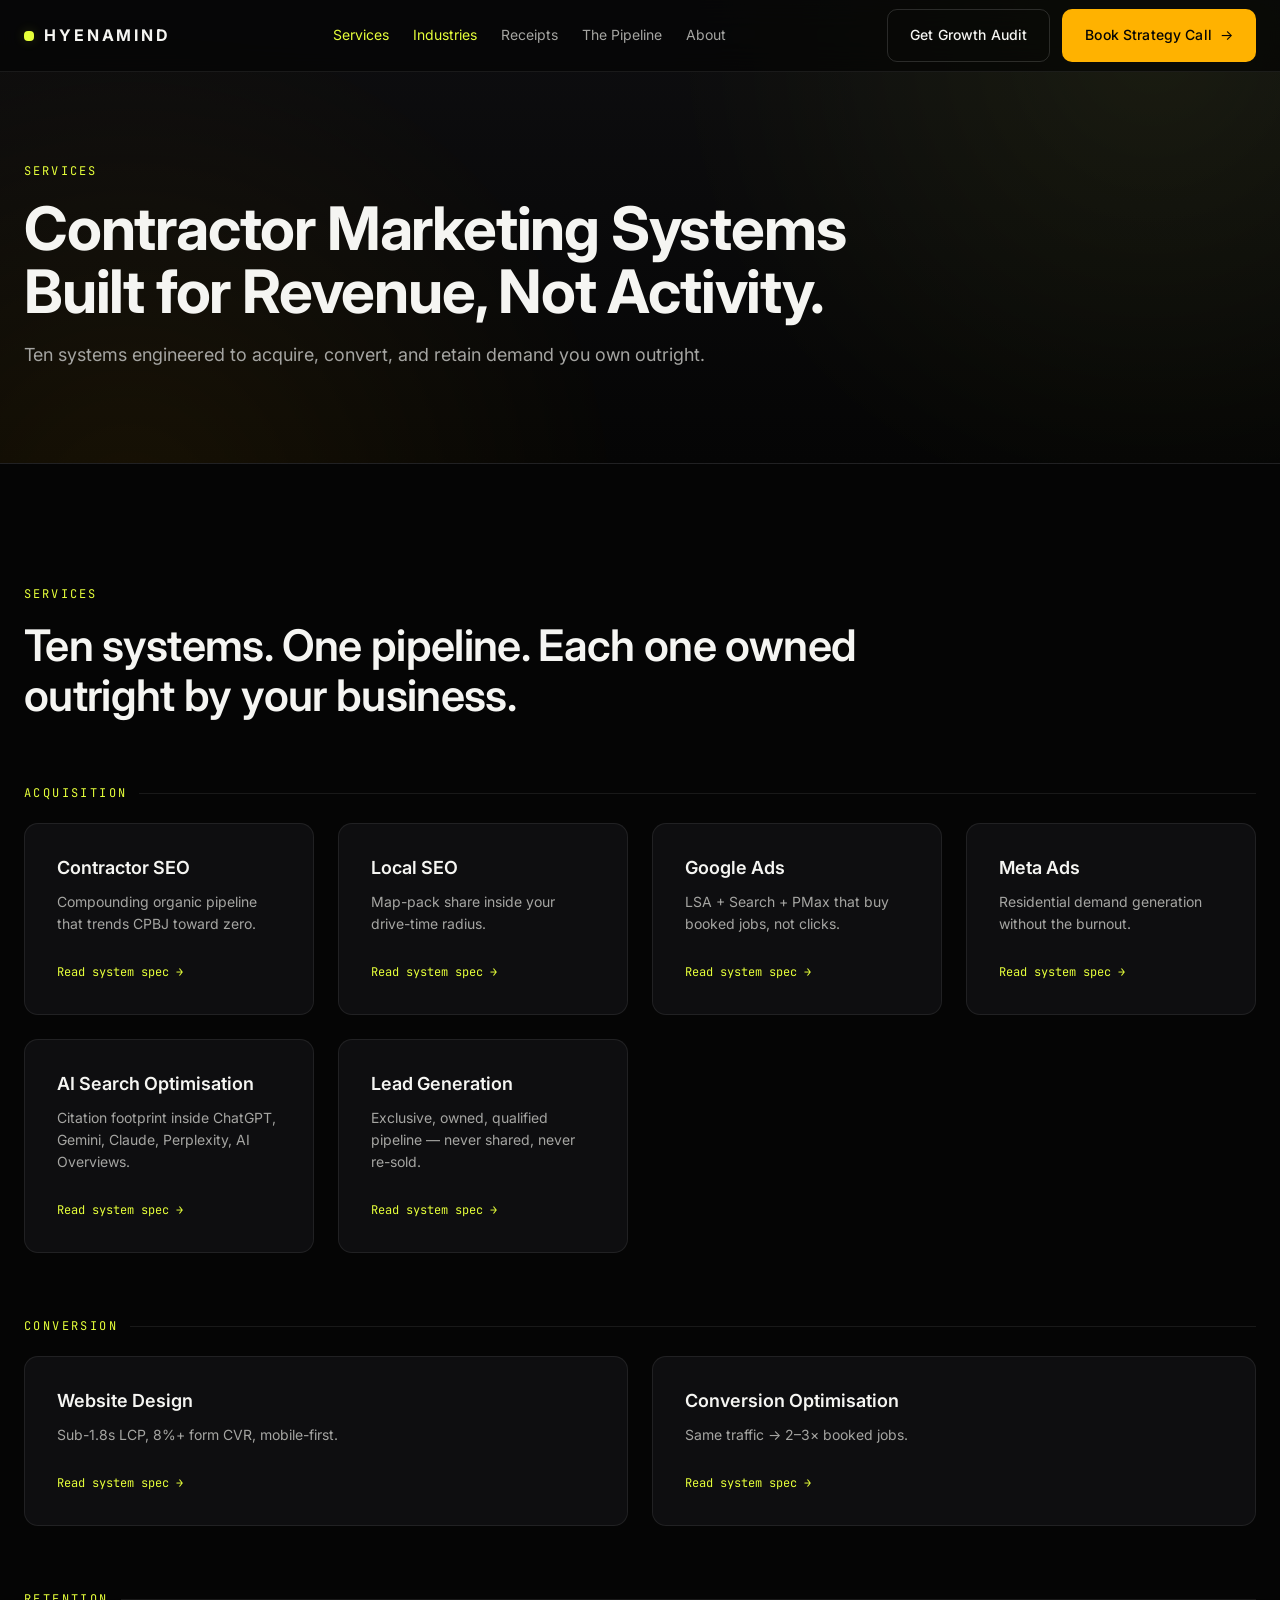
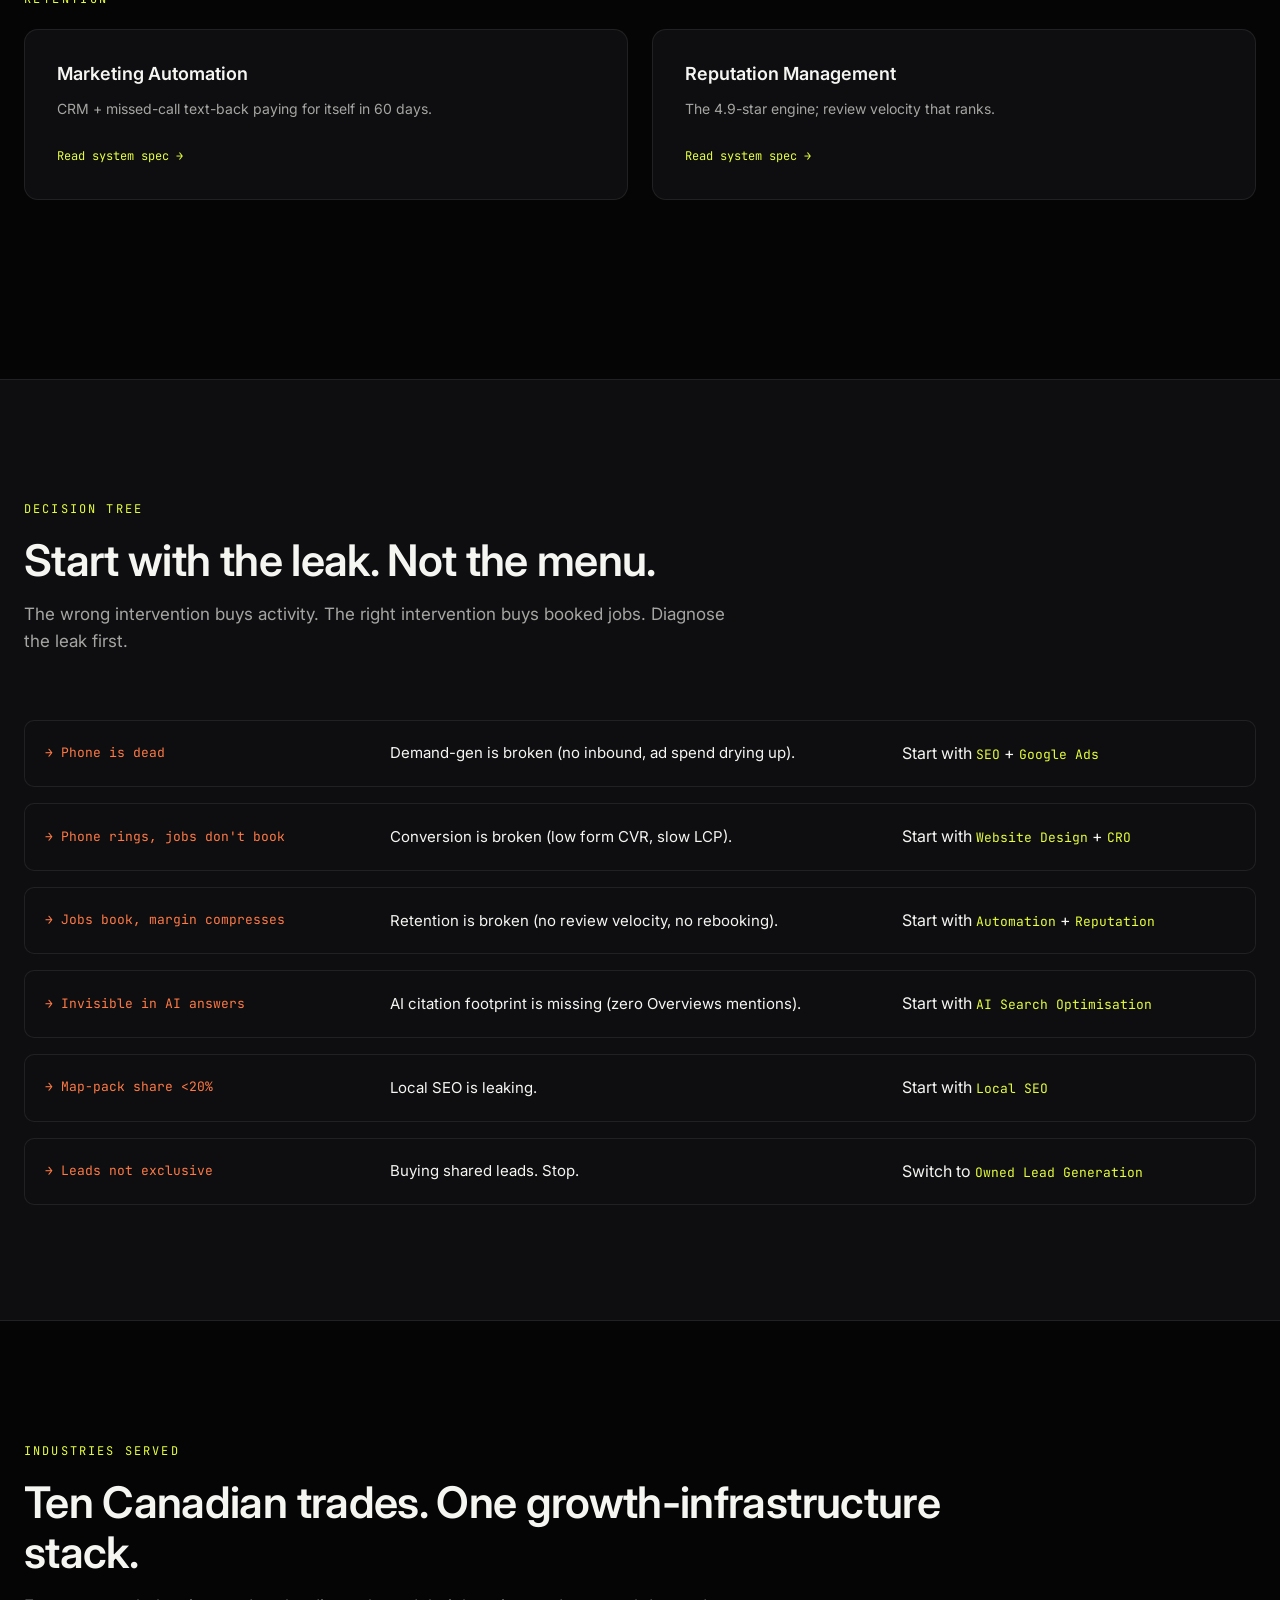
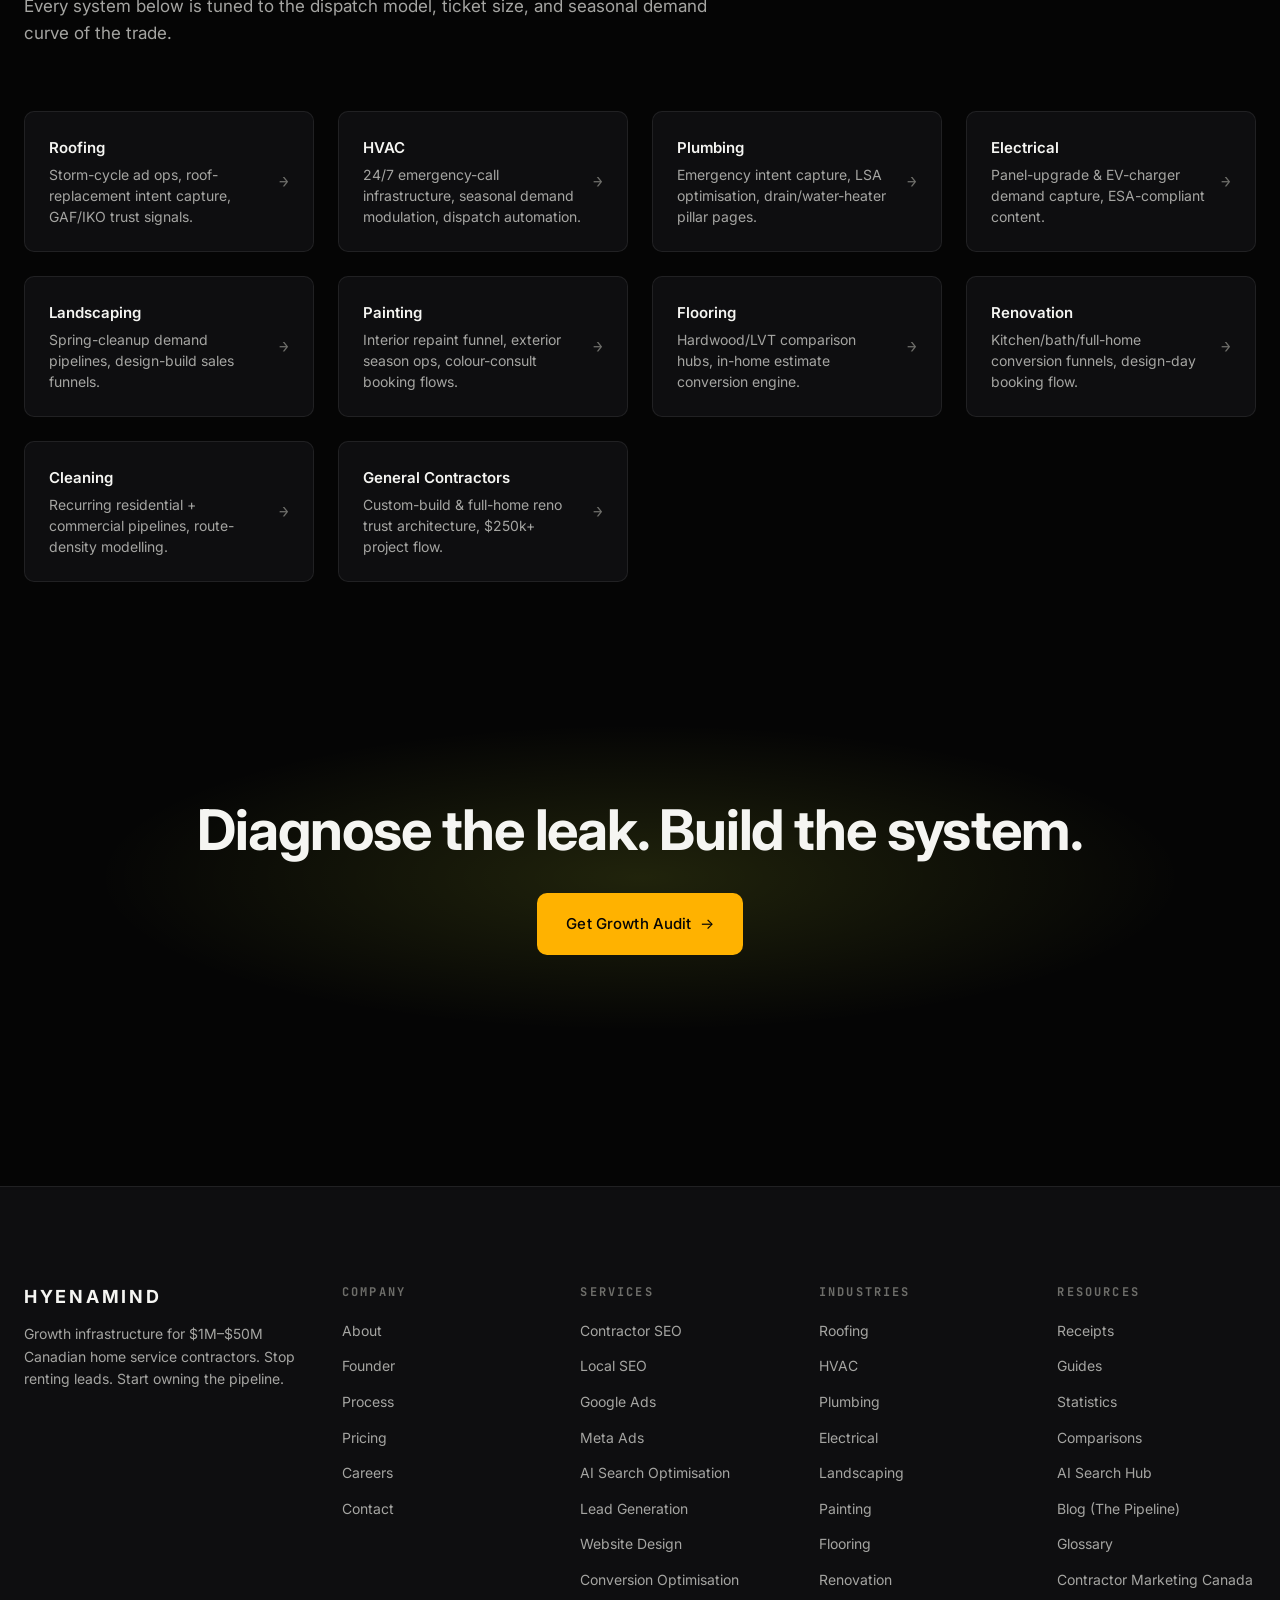
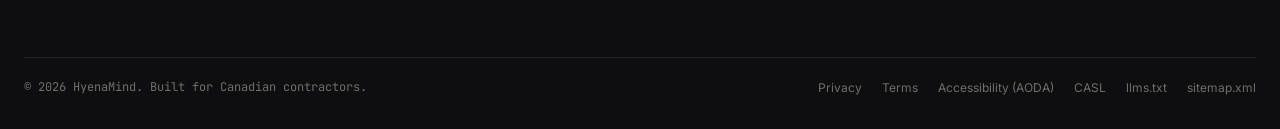
<file: services.html>
<!doctype html>
<html lang="en-CA">
<head>
<meta charset="utf-8">
<meta name="viewport" content="width=device-width,initial-scale=1,viewport-fit=cover">
<meta name="color-scheme" content="dark">
<meta name="theme-color" content="#050505">
<title>Services — Contractor Marketing Systems | HyenaMind</title>
<meta name="description" content="Ten systems engineered to acquire, convert, and retain demand you own outright. Built for Canadian trades, $1M–$50M revenue.">
<link rel="canonical" href="https://hyenamind.com/services/">
<meta property="og:type" content="website">
<meta property="og:title" content="Services — Contractor Marketing Systems | HyenaMind">
<meta property="og:description" content="Ten systems engineered to acquire, convert, and retain demand you own outright. Built for Canadian trades, $1M–$50M revenue.">
<meta property="og:image" content="https://hyenamind.com/assets/img/hero-hyena-eyes.jpg">
<meta property="og:locale" content="en_CA">
<meta name="twitter:card" content="summary_large_image">
<link rel="preconnect" href="https://fonts.googleapis.com">
<link rel="preconnect" href="https://fonts.gstatic.com" crossorigin>
<link href="https://fonts.googleapis.com/css2?family=Inter:wght@400;500;600;700&family=JetBrains+Mono:wght@400;500&family=Playfair+Display:ital@1&display=swap" rel="stylesheet">
<link rel="stylesheet" href="assets/css/styles.css">
<link rel="icon" href="data:image/svg+xml,%3Csvg xmlns='http://www.w3.org/2000/svg' viewBox='0 0 32 32'%3E%3Crect width='32' height='32' rx='6' fill='%23050505'/%3E%3Crect x='6' y='6' width='10' height='10' rx='2' fill='%23E6FF3A'/%3E%3C/svg%3E">
<script type="application/ld+json">{"@context": "https://schema.org", "@graph": [{"@type": "Organization", "@id": "https://hyenamind.com/#org", "name": "HyenaMind", "url": "https://hyenamind.com", "logo": "https://hyenamind.com/assets/img/logo.svg", "description": "HyenaMind engineers contractor growth infrastructure for Canadian home service operators.", "sameAs": ["https://www.linkedin.com/company/hyenamind", "https://www.youtube.com/@hyenamind", "https://x.com/hyenamind"], "areaServed": [{"@type": "Country", "name": "Canada"}]}, {"@type": "WebSite", "@id": "https://hyenamind.com/#site", "url": "https://hyenamind.com", "name": "HyenaMind", "inLanguage": "en-CA", "publisher": {"@id": "https://hyenamind.com/#org"}}]}</script>
<script type="application/ld+json">{"@context": "https://schema.org", "@type": "CollectionPage", "url": "https://hyenamind.com/services/", "name": "HyenaMind Services", "hasPart": [{"@type": "Service", "name": "Contractor SEO", "url": "https://hyenamind.com/services/contractor-seo"}, {"@type": "Service", "name": "Local SEO", "url": "https://hyenamind.com/services/local-seo"}, {"@type": "Service", "name": "Google Ads", "url": "https://hyenamind.com/services/google-ads"}, {"@type": "Service", "name": "Meta Ads", "url": "https://hyenamind.com/services/meta-ads"}, {"@type": "Service", "name": "AI Search Optimisation", "url": "https://hyenamind.com/services/ai-search-optimization"}, {"@type": "Service", "name": "Lead Generation", "url": "https://hyenamind.com/services/lead-generation"}, {"@type": "Service", "name": "Website Design", "url": "https://hyenamind.com/services/website-design"}, {"@type": "Service", "name": "Conversion Optimisation", "url": "https://hyenamind.com/services/conversion-optimization"}, {"@type": "Service", "name": "Marketing Automation", "url": "https://hyenamind.com/services/marketing-automation"}, {"@type": "Service", "name": "Reputation Management", "url": "https://hyenamind.com/services/reputation-management"}]}</script>
</head>
<body>

<header class="site-header" role="banner">
  <div class="site-header__inner">
    <a href="#" class="brand-mark" aria-label="HyenaMind home">
      <span class="brand-mark__dot" aria-hidden="true"></span>
      <span>HYENAMIND</span>
    </a>
    <nav class="nav" role="navigation" aria-label="Primary">
      <a href="services.html" class="active">Services</a><a href="services.html#industries" class="active">Industries</a><a href="case-studies.html" class="">Receipts</a><a href="case-studies.html" class="">The Pipeline</a><a href="about.html" class="">About</a>
    </nav>
    <div class="nav-cta">
      <a href="contact.html" class="btn btn--ghost">Get Growth Audit</a>
      <a href="book-strategy-call.html" class="btn btn--primary btn--arrow">Book Strategy Call</a>
      <button class="menu-toggle" aria-expanded="false" aria-label="Open menu">☰</button>
    </div>
  </div>
</header>

<section class="page-banner">
  <div class="container">
    <div class="page-banner__inner reveal">
      <div class="eyebrow">Services</div>
      <h1>Contractor Marketing Systems Built for Revenue, Not Activity.</h1>
      <p class="page-banner__sub">Ten systems engineered to acquire, convert, and retain demand you own outright.</p>
    </div>
  </div>
</section>

<section class="section" id="services" aria-labelledby="services-h2">
  <div class="container">
    <div class="section-head reveal">
      <div class="eyebrow">Services</div>
      <h2 id="services-h2">Ten systems. One pipeline. Each one owned outright by your business.</h2>
    </div>
    
        <div class="service-category">
          <div class="service-category__label">Acquisition</div>
          <div class="grid-3">
            <a class="service-card reveal" href="/services.html#contractor-seo" id="contractor-seo">
              <h3>Contractor SEO</h3>
              <p>Compounding organic pipeline that trends CPBJ toward zero.</p>
              <span class="service-card__arrow">Read system spec →</span>
            </a>
            <a class="service-card reveal" href="/services.html#local-seo" id="local-seo">
              <h3>Local SEO</h3>
              <p>Map-pack share inside your drive-time radius.</p>
              <span class="service-card__arrow">Read system spec →</span>
            </a>
            <a class="service-card reveal" href="/services.html#google-ads" id="google-ads">
              <h3>Google Ads</h3>
              <p>LSA + Search + PMax that buy booked jobs, not clicks.</p>
              <span class="service-card__arrow">Read system spec →</span>
            </a>
            <a class="service-card reveal" href="/services.html#meta-ads" id="meta-ads">
              <h3>Meta Ads</h3>
              <p>Residential demand generation without the burnout.</p>
              <span class="service-card__arrow">Read system spec →</span>
            </a>
            <a class="service-card reveal" href="/services.html#ai-search-optimization" id="ai-search-optimization">
              <h3>AI Search Optimisation</h3>
              <p>Citation footprint inside ChatGPT, Gemini, Claude, Perplexity, AI Overviews.</p>
              <span class="service-card__arrow">Read system spec →</span>
            </a>
            <a class="service-card reveal" href="/services.html#lead-generation" id="lead-generation">
              <h3>Lead Generation</h3>
              <p>Exclusive, owned, qualified pipeline — never shared, never re-sold.</p>
              <span class="service-card__arrow">Read system spec →</span>
            </a></div>
        </div>
        <div class="service-category">
          <div class="service-category__label">Conversion</div>
          <div class="grid-3">
            <a class="service-card reveal" href="/services.html#website-design" id="website-design">
              <h3>Website Design</h3>
              <p>Sub-1.8s LCP, 8%+ form CVR, mobile-first.</p>
              <span class="service-card__arrow">Read system spec →</span>
            </a>
            <a class="service-card reveal" href="/services.html#conversion-optimization" id="conversion-optimization">
              <h3>Conversion Optimisation</h3>
              <p>Same traffic → 2–3× booked jobs.</p>
              <span class="service-card__arrow">Read system spec →</span>
            </a></div>
        </div>
        <div class="service-category">
          <div class="service-category__label">Retention</div>
          <div class="grid-3">
            <a class="service-card reveal" href="/services.html#marketing-automation" id="marketing-automation">
              <h3>Marketing Automation</h3>
              <p>CRM + missed-call text-back paying for itself in 60 days.</p>
              <span class="service-card__arrow">Read system spec →</span>
            </a>
            <a class="service-card reveal" href="/services.html#reputation-management" id="reputation-management">
              <h3>Reputation Management</h3>
              <p>The 4.9-star engine; review velocity that ranks.</p>
              <span class="service-card__arrow">Read system spec →</span>
            </a></div>
        </div>
  </div>
</section>

<section class="section" style="background: var(--surface-1); border-top: 1px solid var(--line-1); border-bottom: 1px solid var(--line-1);">
  <div class="container">
    <div class="section-head reveal">
      <div class="eyebrow">Decision Tree</div>
      <h2>Start with the leak. Not the menu.</h2>
      <p>The wrong intervention buys activity. The right intervention buys booked jobs. Diagnose the leak first.</p>
    </div>
    <div class="decision-tree">
      <div class="decision-tree__row reveal">
        <div class="decision-tree__leak">→ Phone is dead</div>
        <div class="decision-tree__diag">Demand-gen is broken (no inbound, ad spend drying up).</div>
        <div class="decision-tree__fix">Start with <a href='#contractor-seo'>SEO</a> + <a href='#google-ads'>Google Ads</a></div>
      </div>
      <div class="decision-tree__row reveal">
        <div class="decision-tree__leak">→ Phone rings, jobs don't book</div>
        <div class="decision-tree__diag">Conversion is broken (low form CVR, slow LCP).</div>
        <div class="decision-tree__fix">Start with <a href='#website-design'>Website Design</a> + <a href='#conversion-optimization'>CRO</a></div>
      </div>
      <div class="decision-tree__row reveal">
        <div class="decision-tree__leak">→ Jobs book, margin compresses</div>
        <div class="decision-tree__diag">Retention is broken (no review velocity, no rebooking).</div>
        <div class="decision-tree__fix">Start with <a href='#marketing-automation'>Automation</a> + <a href='#reputation-management'>Reputation</a></div>
      </div>
      <div class="decision-tree__row reveal">
        <div class="decision-tree__leak">→ Invisible in AI answers</div>
        <div class="decision-tree__diag">AI citation footprint is missing (zero Overviews mentions).</div>
        <div class="decision-tree__fix">Start with <a href='#ai-search-optimization'>AI Search Optimisation</a></div>
      </div>
      <div class="decision-tree__row reveal">
        <div class="decision-tree__leak">→ Map-pack share <20%</div>
        <div class="decision-tree__diag">Local SEO is leaking.</div>
        <div class="decision-tree__fix">Start with <a href='#local-seo'>Local SEO</a></div>
      </div>
      <div class="decision-tree__row reveal">
        <div class="decision-tree__leak">→ Leads not exclusive</div>
        <div class="decision-tree__diag">Buying shared leads. Stop.</div>
        <div class="decision-tree__fix">Switch to <a href='#lead-generation'>Owned Lead Generation</a></div>
      </div></div>
  </div>
</section>

<section class="section" id="industries" aria-labelledby="industries-h2">
  <div class="container">
    <div class="section-head reveal">
      <div class="eyebrow">Industries Served</div>
      <h2 id="industries-h2">Ten Canadian trades. One growth-infrastructure stack.</h2>
      <p>Every system below is tuned to the dispatch model, ticket size, and seasonal demand curve of the trade.</p>
    </div>
    <div class="grid-3">
        <a class="industry-card reveal" href="/industries/roofing-marketing">
          <div>
            <div class="industry-card__name">Roofing</div>
            <div class="body-sm" style="margin-top:4px;">Storm-cycle ad ops, roof-replacement intent capture, GAF/IKO trust signals.</div>
          </div>
          <span class="industry-card__arrow">→</span>
        </a>
        <a class="industry-card reveal" href="/industries/hvac-marketing">
          <div>
            <div class="industry-card__name">HVAC</div>
            <div class="body-sm" style="margin-top:4px;">24/7 emergency-call infrastructure, seasonal demand modulation, dispatch automation.</div>
          </div>
          <span class="industry-card__arrow">→</span>
        </a>
        <a class="industry-card reveal" href="/industries/plumbing-marketing">
          <div>
            <div class="industry-card__name">Plumbing</div>
            <div class="body-sm" style="margin-top:4px;">Emergency intent capture, LSA optimisation, drain/water-heater pillar pages.</div>
          </div>
          <span class="industry-card__arrow">→</span>
        </a>
        <a class="industry-card reveal" href="/industries/electrical-marketing">
          <div>
            <div class="industry-card__name">Electrical</div>
            <div class="body-sm" style="margin-top:4px;">Panel-upgrade &amp; EV-charger demand capture, ESA-compliant content.</div>
          </div>
          <span class="industry-card__arrow">→</span>
        </a>
        <a class="industry-card reveal" href="/industries/landscaping-marketing">
          <div>
            <div class="industry-card__name">Landscaping</div>
            <div class="body-sm" style="margin-top:4px;">Spring-cleanup demand pipelines, design-build sales funnels.</div>
          </div>
          <span class="industry-card__arrow">→</span>
        </a>
        <a class="industry-card reveal" href="/industries/painting-marketing">
          <div>
            <div class="industry-card__name">Painting</div>
            <div class="body-sm" style="margin-top:4px;">Interior repaint funnel, exterior season ops, colour-consult booking flows.</div>
          </div>
          <span class="industry-card__arrow">→</span>
        </a>
        <a class="industry-card reveal" href="/industries/flooring-marketing">
          <div>
            <div class="industry-card__name">Flooring</div>
            <div class="body-sm" style="margin-top:4px;">Hardwood/LVT comparison hubs, in-home estimate conversion engine.</div>
          </div>
          <span class="industry-card__arrow">→</span>
        </a>
        <a class="industry-card reveal" href="/industries/renovation-marketing">
          <div>
            <div class="industry-card__name">Renovation</div>
            <div class="body-sm" style="margin-top:4px;">Kitchen/bath/full-home conversion funnels, design-day booking flow.</div>
          </div>
          <span class="industry-card__arrow">→</span>
        </a>
        <a class="industry-card reveal" href="/industries/cleaning-marketing">
          <div>
            <div class="industry-card__name">Cleaning</div>
            <div class="body-sm" style="margin-top:4px;">Recurring residential + commercial pipelines, route-density modelling.</div>
          </div>
          <span class="industry-card__arrow">→</span>
        </a>
        <a class="industry-card reveal" href="/industries/general-contractor-marketing">
          <div>
            <div class="industry-card__name">General Contractors</div>
            <div class="body-sm" style="margin-top:4px;">Custom-build &amp; full-home reno trust architecture, $250k+ project flow.</div>
          </div>
          <span class="industry-card__arrow">→</span>
        </a></div>
  </div>
</section>

<section class="cta-strip" id="final-cta" aria-labelledby="final-cta-h2">
  <div class="cta-strip__bg" aria-hidden="true"></div>
  <div class="container">
    <h2 id="final-cta-h2">Diagnose the leak. Build the system.</h2>
    <a href="/contact.html" class="btn btn--primary btn--lg btn--arrow">Get Growth Audit</a>
  </div>
</section>

<footer class="site-footer">
  <div class="container">
    <div class="footer-top">
      
    <div class="footer-col">
      <div class="footer-col__brand">HYENAMIND</div>
      <p class="footer-col__brand-sub">Growth infrastructure for $1M–$50M Canadian home service contractors. Stop renting leads. Start owning the pipeline.</p>
    </div>
    
        <div class="footer-col">
          <h4 class="footer-col__title">Company</h4>
          <ul><li><a href="/about.html">About</a></li><li><a href="/founder.html">Founder</a></li><li><a href="/process.html">Process</a></li><li><a href="/pricing.html">Pricing</a></li><li><a href="/contact.html#careers">Careers</a></li><li><a href="/contact.html">Contact</a></li></ul>
        </div>
        <div class="footer-col">
          <h4 class="footer-col__title">Services</h4>
          <ul><li><a href="/services.html#contractor-seo">Contractor SEO</a></li><li><a href="/services.html#local-seo">Local SEO</a></li><li><a href="/services.html#google-ads">Google Ads</a></li><li><a href="/services.html#meta-ads">Meta Ads</a></li><li><a href="/services.html#ai-search-optimization">AI Search Optimisation</a></li><li><a href="/services.html#lead-generation">Lead Generation</a></li><li><a href="/services.html#website-design">Website Design</a></li><li><a href="/services.html#conversion-optimization">Conversion Optimisation</a></li></ul>
        </div>
        <div class="footer-col">
          <h4 class="footer-col__title">Industries</h4>
          <ul><li><a href="/industries/roofing-marketing">Roofing</a></li><li><a href="/industries/hvac-marketing">HVAC</a></li><li><a href="/industries/plumbing-marketing">Plumbing</a></li><li><a href="/industries/electrical-marketing">Electrical</a></li><li><a href="/industries/landscaping-marketing">Landscaping</a></li><li><a href="/industries/painting-marketing">Painting</a></li><li><a href="/industries/flooring-marketing">Flooring</a></li><li><a href="/industries/renovation-marketing">Renovation</a></li></ul>
        </div>
        <div class="footer-col">
          <h4 class="footer-col__title">Resources</h4>
          <ul><li><a href="/case-studies.html">Receipts</a></li><li><a href="/case-studies.html">Guides</a></li><li><a href="/resources/contractor-marketing-statistics-2026">Statistics</a></li><li><a href="/resources/comparisons">Comparisons</a></li><li><a href="/resources/ai-search">AI Search Hub</a></li><li><a href="/case-studies.html">Blog (The Pipeline)</a></li><li><a href="/resources/glossary">Glossary</a></li><li><a href="/contractor-marketing-canada">Contractor Marketing Canada</a></li></ul>
        </div>
    </div>
    <div class="footer-bottom">
      <div class="footer-bottom__copy">© <span data-year>2026</span> HyenaMind. Built for Canadian contractors.</div>
      <div class="footer-bottom__legal"><a href="/legal/privacy">Privacy</a><a href="/legal/terms">Terms</a><a href="/legal/accessibility">Accessibility (AODA)</a><a href="/legal/casl">CASL</a><a href="/llms.txt">llms.txt</a><a href="/sitemap.xml">sitemap.xml</a></div>
    </div>
  </div>
</footer>
<script src="assets/js/site.js" defer></script>
</body>
</html>
</file>
<file: assets/css/styles.css>
/* ===========================================================
   HyenaMind.com — Production CSS v1.0
   Dark luxury · Operator-grade · Canadian English
   =========================================================== */

/* ---------- DESIGN TOKENS ---------- */
:root {
  /* Color */
  --void: #050505;
  --surface-1: #0e0e10;
  --surface-2: #16161a;
  --surface-3: #1c1c22;
  --surface-4: #24242c;

  --voltage: #e6ff3a;
  --voltage-dim: #c9e235;
  --voltage-glow: rgba(230, 255, 58, 0.18);

  --amber: #ffb200;
  --amber-glow: rgba(255, 178, 0, 0.22);

  --signal: #6c5ce7;
  --margin: #00d4a0;
  --ember: #ff7a45;
  --error: #ff3b30;

  --ink-1: #f5f5f2;
  --ink-2: #a5a5a2;
  --ink-3: #6e6e6a;

  --line-1: rgba(255, 255, 255, 0.08);
  --line-2: rgba(255, 255, 255, 0.14);

  /* Type */
  --font-display: "Inter", system-ui, -apple-system, "Segoe UI", Roboto, sans-serif;
  --font-body: "Inter", system-ui, -apple-system, "Segoe UI", Roboto, sans-serif;
  --font-mono: "JetBrains Mono", "SFMono-Regular", ui-monospace, Menlo, Consolas, monospace;
  --font-editorial: "Playfair Display", Georgia, serif;

  /* Spacing scale (4px base) */
  --s-1: 4px;  --s-2: 8px;  --s-3: 12px; --s-4: 16px;
  --s-5: 20px; --s-6: 24px; --s-7: 32px; --s-8: 40px;
  --s-9: 48px; --s-10: 64px; --s-11: 80px; --s-12: 96px;
  --s-13: 128px; --s-14: 160px;

  /* Radius */
  --r-xs: 4px; --r-sm: 6px; --r-md: 10px;
  --r-lg: 14px; --r-xl: 20px; --r-2xl: 28px;
  --r-full: 9999px;

  /* Shadow / glow */
  --shadow-card: 0 1px 0 rgba(255,255,255,0.04) inset, 0 8px 32px rgba(0,0,0,0.4);
  --glow-voltage: 0 0 40px rgba(230, 255, 58, 0.28);
  --glow-amber: 0 0 40px rgba(255, 178, 0, 0.28);

  /* Motion */
  --ease-hyena: cubic-bezier(.22,.61,.36,1);
  --ease-snap: cubic-bezier(.4,0,.2,1);
  --ease-glide: cubic-bezier(.16,1,.3,1);
  --dur-fast: 200ms;
  --dur-base: 300ms;
  --dur-slow: 500ms;
  --dur-cinematic: 800ms;

  /* Layout */
  --container: 1280px;
  --container-narrow: 920px;
  --header-h: 72px;
}

/* ---------- RESET ---------- */
*, *::before, *::after { box-sizing: border-box; }
html { -webkit-text-size-adjust: 100%; scroll-behavior: smooth; }
body {
  margin: 0;
  font-family: var(--font-body);
  font-size: 16px;
  line-height: 1.6;
  color: var(--ink-1);
  background: var(--void);
  -webkit-font-smoothing: antialiased;
  text-rendering: optimizeLegibility;
  overflow-x: hidden;
}
img, svg, video { display: block; max-width: 100%; height: auto; }
a { color: inherit; text-decoration: none; }
button { font: inherit; color: inherit; background: none; border: 0; cursor: pointer; }
ul, ol { list-style: none; padding: 0; margin: 0; }
::selection { background: var(--voltage); color: var(--void); }

/* ---------- TYPE SYSTEM ---------- */
.display-2xl { font-family: var(--font-display); font-size: clamp(40px, 6vw, 72px); line-height: 1.05; font-weight: 700; letter-spacing: -0.025em; }
.display-xl  { font-family: var(--font-display); font-size: clamp(34px, 5vw, 56px); line-height: 1.1;  font-weight: 700; letter-spacing: -0.02em; }
.display-lg  { font-family: var(--font-display); font-size: clamp(28px, 4vw, 44px); line-height: 1.15; font-weight: 600; letter-spacing: -0.015em; }
h1, .h1 { font-family: var(--font-display); font-size: clamp(28px, 3.5vw, 36px); line-height: 1.2; font-weight: 600; letter-spacing: -0.015em; margin: 0; }
h2, .h2 { font-family: var(--font-display); font-size: clamp(22px, 2.5vw, 28px); line-height: 1.25; font-weight: 600; letter-spacing: -0.01em; margin: 0; }
h3, .h3 { font-family: var(--font-display); font-size: 22px; line-height: 1.3; font-weight: 600; margin: 0; }
.body-lg { font-size: 18px; line-height: 1.6; }
.body-sm { font-size: 14px; line-height: 1.5; color: var(--ink-2); }
.mono { font-family: var(--font-mono); font-size: 13px; letter-spacing: 0.02em; }
.editorial { font-family: var(--font-editorial); font-style: italic; font-size: 20px; line-height: 1.55; color: var(--ink-1); }
.eyebrow {
  font-family: var(--font-mono);
  font-size: 12px;
  letter-spacing: 0.18em;
  text-transform: uppercase;
  color: var(--voltage);
}

.text-ink-2 { color: var(--ink-2); }
.text-ink-3 { color: var(--ink-3); }
.text-voltage { color: var(--voltage); }
.text-amber { color: var(--amber); }
.text-margin { color: var(--margin); }

/* ---------- LAYOUT ---------- */
.container { width: 100%; max-width: var(--container); margin: 0 auto; padding: 0 24px; }
.container-narrow { width: 100%; max-width: var(--container-narrow); margin: 0 auto; padding: 0 24px; }

.section { padding: clamp(64px, 9vw, 128px) 0; position: relative; }
.section-tight { padding: clamp(48px, 6vw, 80px) 0; }

.divider { border-top: 1px solid var(--line-1); }

/* ---------- HEADER ---------- */
.site-header {
  position: fixed; top: 0; left: 0; right: 0;
  height: var(--header-h);
  background: rgba(5,5,5,0.72);
  backdrop-filter: saturate(180%) blur(16px);
  -webkit-backdrop-filter: saturate(180%) blur(16px);
  border-bottom: 1px solid var(--line-1);
  z-index: 100;
  transition: background var(--dur-base) var(--ease-snap);
}
.site-header.scrolled { background: rgba(5,5,5,0.92); }
.site-header__inner {
  max-width: var(--container);
  margin: 0 auto;
  height: 100%;
  padding: 0 24px;
  display: flex; align-items: center; justify-content: space-between;
  gap: var(--s-7);
}
.brand-mark {
  display: flex; align-items: center; gap: 10px;
  font-family: var(--font-display);
  font-weight: 700;
  font-size: 16px;
  letter-spacing: 0.18em;
  color: var(--ink-1);
}
.brand-mark__dot {
  width: 10px; height: 10px;
  background: var(--voltage);
  border-radius: var(--r-xs);
  box-shadow: 0 0 12px var(--voltage-glow);
}
.brand-mark:hover .brand-mark__dot { transform: rotate(45deg); transition: transform var(--dur-base) var(--ease-hyena); }

.nav { display: flex; align-items: center; gap: var(--s-6); }
.nav a { font-size: 14px; color: var(--ink-2); transition: color var(--dur-fast); }
.nav a:hover { color: var(--ink-1); }
.nav a.active { color: var(--voltage); }

.nav-cta { display: flex; align-items: center; gap: var(--s-3); }

.menu-toggle { display: none; }

@media (max-width: 880px) {
  .nav { display: none; position: fixed; top: var(--header-h); left: 0; right: 0;
    background: var(--surface-1); border-bottom: 1px solid var(--line-1);
    flex-direction: column; align-items: stretch; padding: var(--s-4) 24px var(--s-6);
    gap: var(--s-4); }
  .nav.open { display: flex; }
  .nav a { padding: var(--s-3) 0; border-bottom: 1px solid var(--line-1); font-size: 16px; }
  .nav-cta .btn--ghost { display: none; }
  .menu-toggle {
    display: inline-flex; align-items: center; justify-content: center;
    width: 40px; height: 40px; border: 1px solid var(--line-2); border-radius: var(--r-md);
    color: var(--ink-1);
  }
}

/* ---------- BUTTONS ---------- */
.btn {
  display: inline-flex; align-items: center; justify-content: center; gap: 8px;
  padding: 14px 22px;
  font-family: var(--font-display);
  font-weight: 500;
  font-size: 14px;
  letter-spacing: 0.01em;
  border-radius: var(--r-md);
  border: 1px solid transparent;
  transition: transform var(--dur-fast) var(--ease-snap),
              background var(--dur-fast),
              box-shadow var(--dur-fast),
              color var(--dur-fast),
              border-color var(--dur-fast);
  white-space: nowrap;
}
.btn:hover { transform: translateY(-1px); }
.btn:active { transform: translateY(0); }

.btn--primary { background: var(--amber); color: var(--void); box-shadow: 0 0 0 0 rgba(255,178,0,0); }
.btn--primary:hover { background: #ffc233; box-shadow: var(--glow-amber); }

.btn--voltage { background: var(--voltage); color: var(--void); }
.btn--voltage:hover { background: #f1ff5a; box-shadow: var(--glow-voltage); }

.btn--ghost { background: transparent; color: var(--ink-1); border: 1px solid var(--line-2); }
.btn--ghost:hover { border-color: var(--voltage); color: var(--voltage); }

.btn--lg { padding: 18px 28px; font-size: 15px; }
.btn--arrow::after { content: "→"; font-weight: 400; transition: transform var(--dur-fast) var(--ease-hyena); }
.btn--arrow:hover::after { transform: translateX(3px); }

/* ---------- HERO ---------- */
.hero {
  position: relative;
  padding: calc(var(--header-h) + clamp(64px, 10vw, 140px)) 0 clamp(64px, 9vw, 128px);
  overflow: hidden;
  isolation: isolate;
}
.hero__bg {
  position: absolute; inset: 0; z-index: -2;
  background-position: center; background-size: cover;
  opacity: 0.55;
}
.hero__bg::after {
  content: ""; position: absolute; inset: 0;
  background: radial-gradient(ellipse at 50% 30%, transparent 0%, var(--void) 75%),
              linear-gradient(180deg, rgba(5,5,5,0.4) 0%, var(--void) 90%);
}
.hero__grid {
  position: absolute; inset: 0; z-index: -1;
  background-image:
    linear-gradient(var(--line-1) 1px, transparent 1px),
    linear-gradient(90deg, var(--line-1) 1px, transparent 1px);
  background-size: 64px 64px;
  mask-image: radial-gradient(ellipse at center, black 30%, transparent 75%);
  -webkit-mask-image: radial-gradient(ellipse at center, black 30%, transparent 75%);
}
.hero__content { position: relative; max-width: 920px; }
.hero h1 {
  font-size: clamp(38px, 6.4vw, 84px);
  line-height: 1.02;
  font-weight: 700;
  letter-spacing: -0.03em;
  margin: 16px 0 24px;
}
.hero h1 .hl { color: var(--voltage); }
.hero__sub {
  font-size: clamp(17px, 1.8vw, 20px);
  line-height: 1.55;
  color: var(--ink-2);
  max-width: 720px;
}
.hero__ctas { display: flex; flex-wrap: wrap; gap: var(--s-3); margin-top: var(--s-8); }
.hero__trust { margin-top: var(--s-10); display: grid; gap: var(--s-4) var(--s-6);
  grid-template-columns: repeat(auto-fit, minmax(220px, 1fr)); }
.hero__trust li {
  display: flex; align-items: center; gap: 10px;
  font-family: var(--font-mono); font-size: 13px; color: var(--ink-2);
}
.hero__trust li::before {
  content: ""; width: 6px; height: 6px; border-radius: var(--r-full); background: var(--voltage);
  box-shadow: 0 0 8px var(--voltage-glow);
}

/* ---------- SECTION TITLES ---------- */
.section-head { max-width: 920px; margin-bottom: var(--s-10); }
.section-head .eyebrow { display: inline-block; margin-bottom: var(--s-4); }
.section-head h2 {
  font-size: clamp(26px, 3.4vw, 44px); line-height: 1.15; font-weight: 600; letter-spacing: -0.015em;
  margin: 0 0 var(--s-4);
}
.section-head p { color: var(--ink-2); font-size: 17px; line-height: 1.6; margin: 0; max-width: 720px; }

/* ---------- CARDS ---------- */
.card {
  background: var(--surface-1);
  border: 1px solid var(--line-1);
  border-radius: var(--r-lg);
  padding: var(--s-7);
  transition: border-color var(--dur-base), transform var(--dur-base) var(--ease-hyena), background var(--dur-base);
  position: relative;
  overflow: hidden;
}
.card:hover { border-color: var(--line-2); transform: translateY(-2px); }
.card__num {
  font-family: var(--font-mono); font-size: 13px; color: var(--voltage); letter-spacing: 0.1em;
  display: inline-block; margin-bottom: var(--s-4);
}
.card h3 { font-size: 20px; margin-bottom: var(--s-3); }
.card p { color: var(--ink-2); margin: 0 0 var(--s-4); }
.card__outcome {
  font-family: var(--font-mono); font-size: 12px; color: var(--margin);
  border-top: 1px solid var(--line-1); padding-top: var(--s-4); margin-top: var(--s-4);
}

/* Grid layouts */
.grid-2 { display: grid; gap: var(--s-6); grid-template-columns: repeat(auto-fit, minmax(280px, 1fr)); }
.grid-3 { display: grid; gap: var(--s-6); grid-template-columns: repeat(auto-fit, minmax(280px, 1fr)); }
.grid-4 { display: grid; gap: var(--s-5); grid-template-columns: repeat(auto-fit, minmax(220px, 1fr)); }

/* ---------- SERVICE / INDUSTRY GRID ---------- */
.service-card {
  background: var(--surface-1);
  border: 1px solid var(--line-1);
  border-radius: var(--r-lg);
  padding: var(--s-7);
  display: flex; flex-direction: column; gap: var(--s-3);
  transition: all var(--dur-base) var(--ease-hyena);
  position: relative;
  overflow: hidden;
}
.service-card::before {
  content: ""; position: absolute; inset: 0;
  background: linear-gradient(135deg, var(--voltage-glow), transparent 40%);
  opacity: 0; transition: opacity var(--dur-base);
  pointer-events: none;
}
.service-card:hover { border-color: var(--voltage); transform: translateY(-3px); }
.service-card:hover::before { opacity: 1; }
.service-card h3 { font-size: 18px; }
.service-card p { color: var(--ink-2); font-size: 14px; line-height: 1.55; flex-grow: 1; margin: 0; }
.service-card__arrow {
  font-family: var(--font-mono); font-size: 12px; color: var(--voltage);
  display: inline-flex; align-items: center; gap: 6px; margin-top: var(--s-4);
}

.industry-card {
  background: var(--surface-1);
  border: 1px solid var(--line-1);
  border-radius: var(--r-md);
  padding: var(--s-6);
  display: flex; align-items: center; justify-content: space-between; gap: var(--s-3);
  transition: all var(--dur-base) var(--ease-hyena);
}
.industry-card:hover { border-color: var(--amber); background: var(--surface-2); transform: translateY(-2px); }
.industry-card__name { font-weight: 600; font-size: 15px; }
.industry-card__arrow { color: var(--ink-3); font-family: var(--font-mono); transition: color var(--dur-fast), transform var(--dur-fast); }
.industry-card:hover .industry-card__arrow { color: var(--amber); transform: translateX(3px); }

/* Category labels */
.service-category { margin-bottom: var(--s-10); }
.service-category__label {
  font-family: var(--font-mono);
  font-size: 12px; letter-spacing: 0.2em; text-transform: uppercase; color: var(--voltage);
  margin-bottom: var(--s-5); display: flex; align-items: center; gap: var(--s-3);
}
.service-category__label::after { content: ""; flex: 1; height: 1px; background: var(--line-1); }

/* ---------- RECEIPTS / CASE-STUDIES ---------- */
.receipt-card {
  background: var(--surface-1);
  border: 1px solid var(--line-1);
  border-radius: var(--r-lg);
  padding: var(--s-7);
  display: flex; flex-direction: column; gap: var(--s-3);
  transition: all var(--dur-base) var(--ease-hyena);
  position: relative;
  overflow: hidden;
}
.receipt-card:hover { border-color: var(--margin); transform: translateY(-3px); box-shadow: 0 12px 40px rgba(0,212,160,0.08); }
.receipt-card__trade {
  font-family: var(--font-mono); font-size: 12px; letter-spacing: 0.12em;
  text-transform: uppercase; color: var(--ink-3);
}
.receipt-card__client { font-size: 22px; font-weight: 600; letter-spacing: -0.01em; margin-top: 4px; }
.receipt-card__loc { font-size: 13px; color: var(--ink-2); margin-top: 2px; }
.receipt-card__result {
  font-family: var(--font-mono); font-size: 15px; color: var(--margin);
  margin-top: var(--s-5); padding-top: var(--s-5); border-top: 1px solid var(--line-1);
  line-height: 1.5;
}
.receipt-card__window { font-family: var(--font-mono); font-size: 12px; color: var(--ink-3); margin-top: var(--s-3); }

/* ---------- PROBLEM / NARRATIVE BLOCKS ---------- */
.narrative {
  max-width: 920px;
  padding-left: var(--s-7);
  border-left: 2px solid var(--voltage);
}
.narrative h2 {
  font-size: clamp(26px, 3.4vw, 40px); line-height: 1.18; font-weight: 600;
  letter-spacing: -0.015em; margin: 0 0 var(--s-5);
}
.narrative p { font-size: 18px; line-height: 1.6; color: var(--ink-2); margin: 0 0 var(--s-4); }
.narrative .closing {
  display: inline-block; padding: var(--s-3) var(--s-5);
  background: var(--surface-2); border-radius: var(--r-md);
  font-family: var(--font-mono); font-size: 14px; color: var(--ink-1);
  margin-top: var(--s-5);
}
.narrative__bullets { margin: var(--s-6) 0 0; }
.narrative__bullets li {
  position: relative; padding: var(--s-3) 0 var(--s-3) var(--s-6);
  border-bottom: 1px solid var(--line-1); color: var(--ink-1); font-size: 16px;
}
.narrative__bullets li:last-child { border-bottom: 0; }
.narrative__bullets li::before {
  content: "✕"; position: absolute; left: 0; top: 50%; transform: translateY(-50%);
  color: var(--error); font-size: 12px;
}

/* ---------- PILLARS ---------- */
.pillar {
  background: var(--surface-1);
  border: 1px solid var(--line-1);
  border-radius: var(--r-lg);
  padding: var(--s-7);
  position: relative;
  overflow: hidden;
  transition: all var(--dur-base) var(--ease-hyena);
}
.pillar::before {
  content: ""; position: absolute; left: 0; top: 0; bottom: 0; width: 2px;
  background: var(--voltage); transform: scaleY(0); transform-origin: top;
  transition: transform var(--dur-slow) var(--ease-hyena);
}
.pillar:hover { border-color: var(--line-2); transform: translateY(-2px); }
.pillar:hover::before { transform: scaleY(1); }
.pillar__num {
  font-family: var(--font-mono); font-size: 13px; color: var(--voltage); letter-spacing: 0.15em;
  margin-bottom: var(--s-4); display: inline-block;
}
.pillar h3 { font-size: 22px; margin-bottom: var(--s-3); }
.pillar p { color: var(--ink-2); margin: 0 0 var(--s-5); }
.pillar__outcome {
  font-family: var(--font-mono); font-size: 12px; color: var(--margin);
  padding-top: var(--s-4); border-top: 1px solid var(--line-1);
}

/* ---------- FAQ ---------- */
.faq { display: flex; flex-direction: column; gap: 0; }
.faq__item {
  border-bottom: 1px solid var(--line-1);
  transition: background var(--dur-fast);
}
.faq__item:first-child { border-top: 1px solid var(--line-1); }
.faq__q {
  width: 100%;
  padding: var(--s-6) 0;
  display: flex; align-items: center; justify-content: space-between; gap: var(--s-5);
  text-align: left;
  font-family: var(--font-display); font-size: 18px; font-weight: 500; color: var(--ink-1);
  transition: color var(--dur-fast);
}
.faq__q:hover { color: var(--voltage); }
.faq__q-icon {
  width: 28px; height: 28px; flex: 0 0 28px;
  border-radius: var(--r-full); border: 1px solid var(--line-2);
  display: inline-flex; align-items: center; justify-content: center;
  font-family: var(--font-mono); transition: all var(--dur-base) var(--ease-hyena);
}
.faq__item.open .faq__q-icon { background: var(--voltage); color: var(--void); border-color: var(--voltage); transform: rotate(45deg); }
.faq__a {
  overflow: hidden; max-height: 0;
  transition: max-height var(--dur-slow) var(--ease-hyena);
}
.faq__a-inner {
  padding: 0 0 var(--s-6) 0;
  color: var(--ink-2); font-size: 16px; line-height: 1.65; max-width: 760px;
}
.faq__item.open .faq__a { max-height: 800px; }

/* ---------- FORMS ---------- */
.form {
  background: var(--surface-1);
  border: 1px solid var(--line-1);
  border-radius: var(--r-xl);
  padding: clamp(24px, 4vw, 40px);
}
.form__row { display: grid; gap: var(--s-4); margin-bottom: var(--s-4); }
.form__row.cols-2 { grid-template-columns: 1fr 1fr; }
@media (max-width: 640px) { .form__row.cols-2 { grid-template-columns: 1fr; } }
.form__label {
  display: block; font-family: var(--font-mono);
  font-size: 12px; letter-spacing: 0.1em; text-transform: uppercase;
  color: var(--ink-2); margin-bottom: var(--s-2);
}
.form__input, .form__select, .form__textarea {
  width: 100%;
  background: var(--surface-2);
  border: 1px solid var(--line-1);
  border-radius: var(--r-md);
  padding: 14px 16px;
  color: var(--ink-1);
  font: inherit;
  transition: border-color var(--dur-fast), background var(--dur-fast);
}
.form__textarea { min-height: 140px; resize: vertical; }
.form__input:focus, .form__select:focus, .form__textarea:focus {
  outline: 0; border-color: var(--voltage); background: var(--surface-3);
}
.form__hint { font-size: 13px; color: var(--ink-3); margin-top: var(--s-2); }
.form__submit { margin-top: var(--s-5); width: 100%; padding: 16px 24px; }
.form__success {
  display: none;
  padding: var(--s-5);
  background: rgba(0, 212, 160, 0.08);
  border: 1px solid var(--margin);
  border-radius: var(--r-md);
  color: var(--margin);
  font-family: var(--font-mono); font-size: 14px;
  margin-top: var(--s-4);
}
.form__success.show { display: block; }

/* Form steps */
.form__steps { display: flex; gap: 8px; margin-bottom: var(--s-6); }
.form__step {
  flex: 1; height: 4px; background: var(--surface-3); border-radius: var(--r-full); overflow: hidden;
}
.form__step.active { background: var(--voltage); }
.form__step.done { background: var(--margin); }
.form__page { display: none; }
.form__page.active { display: block; animation: fadeIn var(--dur-slow) var(--ease-hyena); }
@keyframes fadeIn { from { opacity: 0; transform: translateY(8px); } to { opacity: 1; transform: translateY(0); } }
.form__nav { display: flex; justify-content: space-between; gap: var(--s-3); margin-top: var(--s-5); }

/* ---------- CTA STRIPS ---------- */
.cta-strip {
  position: relative;
  padding: clamp(56px, 8vw, 112px) 0;
  text-align: center;
  isolation: isolate;
}
.cta-strip__bg {
  position: absolute; inset: 0; z-index: -1;
  background: radial-gradient(ellipse at center, rgba(230,255,58,0.12) 0%, transparent 60%);
}
.cta-strip h2 {
  font-size: clamp(28px, 4.5vw, 56px); line-height: 1.1; font-weight: 700;
  letter-spacing: -0.02em; max-width: 920px; margin: 0 auto var(--s-7);
}

/* ---------- LEAD MAGNET ---------- */
.lead-magnet {
  background: linear-gradient(180deg, var(--surface-1) 0%, var(--surface-2) 100%);
  border: 1px solid var(--line-2);
  border-radius: var(--r-xl);
  padding: clamp(32px, 5vw, 56px);
  position: relative;
  overflow: hidden;
}
.lead-magnet::before {
  content: ""; position: absolute; top: -40px; right: -40px;
  width: 240px; height: 240px;
  background: radial-gradient(circle, var(--voltage-glow) 0%, transparent 70%);
  pointer-events: none;
}
.lead-magnet__grid { display: grid; gap: var(--s-7); grid-template-columns: 1fr 1fr; align-items: center; }
@media (max-width: 820px) { .lead-magnet__grid { grid-template-columns: 1fr; } }
.lead-magnet h2 { font-size: clamp(24px, 3vw, 36px); line-height: 1.18; margin-bottom: var(--s-4); }
.lead-magnet p { color: var(--ink-2); }

/* ---------- TRUST STRIP / STATS ---------- */
.stats {
  display: grid;
  grid-template-columns: repeat(auto-fit, minmax(200px, 1fr));
  gap: var(--s-5);
  padding: var(--s-7) 0;
  border-top: 1px solid var(--line-1);
  border-bottom: 1px solid var(--line-1);
}
.stat__num {
  font-family: var(--font-display);
  font-size: clamp(28px, 3.5vw, 40px);
  font-weight: 700;
  line-height: 1.05;
  color: var(--voltage);
  letter-spacing: -0.015em;
}
.stat__label {
  font-family: var(--font-mono);
  font-size: 12px; letter-spacing: 0.1em; text-transform: uppercase;
  color: var(--ink-2);
  margin-top: var(--s-2);
}

/* ---------- PRICING ---------- */
.tier {
  background: var(--surface-1);
  border: 1px solid var(--line-1);
  border-radius: var(--r-xl);
  padding: var(--s-7);
  display: flex; flex-direction: column;
  transition: all var(--dur-base) var(--ease-hyena);
  position: relative;
}
.tier--featured { border-color: var(--voltage); box-shadow: var(--glow-voltage); }
.tier--featured::before {
  content: "Most Operators Pick This"; position: absolute; top: -12px; left: 50%; transform: translateX(-50%);
  background: var(--voltage); color: var(--void);
  font-family: var(--font-mono); font-size: 11px; letter-spacing: 0.1em; text-transform: uppercase;
  padding: 6px 12px; border-radius: var(--r-full);
}
.tier__name { font-family: var(--font-mono); font-size: 13px; letter-spacing: 0.15em; text-transform: uppercase; color: var(--voltage); }
.tier__title { font-size: 28px; font-weight: 600; margin: var(--s-3) 0; letter-spacing: -0.015em; }
.tier__price { font-family: var(--font-mono); font-size: 22px; color: var(--ink-1); margin-bottom: var(--s-4); }
.tier__price small { color: var(--ink-3); font-size: 14px; display: block; margin-top: 4px; }
.tier__features { display: flex; flex-direction: column; gap: var(--s-3); margin: var(--s-5) 0; flex-grow: 1; }
.tier__features li {
  position: relative; padding-left: var(--s-6); font-size: 14px; color: var(--ink-2); line-height: 1.55;
}
.tier__features li::before { content: "→"; position: absolute; left: 0; color: var(--voltage); font-family: var(--font-mono); }

/* ---------- PROCESS PHASES ---------- */
.phase {
  background: var(--surface-1);
  border: 1px solid var(--line-1);
  border-radius: var(--r-lg);
  padding: var(--s-7);
  position: relative;
}
.phase__num {
  font-family: var(--font-mono); font-size: 11px; letter-spacing: 0.2em; text-transform: uppercase; color: var(--voltage);
}
.phase__big-num {
  position: absolute; top: var(--s-5); right: var(--s-7);
  font-family: var(--font-display); font-size: 64px; font-weight: 700; color: var(--surface-3);
  line-height: 1;
}
.phase__title { font-size: 24px; font-weight: 600; margin: var(--s-2) 0 var(--s-4); }
.phase__meta { display: flex; flex-wrap: wrap; gap: var(--s-3); margin-top: var(--s-4); }
.phase__chip { font-family: var(--font-mono); font-size: 11px; letter-spacing: 0.1em; padding: 4px 10px;
  border: 1px solid var(--line-2); border-radius: var(--r-full); color: var(--ink-2); }

/* ---------- FOOTER ---------- */
.site-footer {
  background: var(--surface-1);
  border-top: 1px solid var(--line-1);
  padding: var(--s-12) 0 var(--s-7);
  margin-top: var(--s-13);
}
.footer-top {
  display: grid;
  grid-template-columns: 1.4fr 1fr 1fr 1fr 1fr;
  gap: var(--s-8);
  margin-bottom: var(--s-10);
}
@media (max-width: 1040px) { .footer-top { grid-template-columns: 1fr 1fr 1fr; } }
@media (max-width: 640px)  { .footer-top { grid-template-columns: 1fr 1fr; } }
.footer-col__title {
  font-family: var(--font-mono); font-size: 12px; letter-spacing: 0.18em; text-transform: uppercase;
  color: var(--ink-3); margin: 0 0 var(--s-4);
}
.footer-col__brand { font-family: var(--font-display); font-weight: 700; font-size: 18px; letter-spacing: 0.15em; }
.footer-col__brand-sub { color: var(--ink-2); font-size: 14px; margin-top: var(--s-3); max-width: 320px; }
.footer-col ul { display: flex; flex-direction: column; gap: 10px; }
.footer-col a { color: var(--ink-2); font-size: 14px; transition: color var(--dur-fast); }
.footer-col a:hover { color: var(--voltage); }
.footer-bottom {
  border-top: 1px solid var(--line-1); padding-top: var(--s-5);
  display: flex; flex-wrap: wrap; gap: var(--s-5); justify-content: space-between; align-items: center;
}
.footer-bottom__legal { display: flex; flex-wrap: wrap; gap: var(--s-5); }
.footer-bottom__legal a { color: var(--ink-3); font-size: 12px; }
.footer-bottom__copy { color: var(--ink-3); font-size: 12px; font-family: var(--font-mono); }

/* ---------- UTILITIES ---------- */
.text-center { text-align: center; }
.text-mono { font-family: var(--font-mono); }
.mt-0 { margin-top: 0; }  .mt-4 { margin-top: var(--s-4); } .mt-6 { margin-top: var(--s-6); } .mt-8 { margin-top: var(--s-8); }
.mb-0 { margin-bottom: 0; } .mb-4 { margin-bottom: var(--s-4); }
.opacity-60 { opacity: 0.6; }

/* Reveal on scroll — only when JS is ready AND has finished hooking the observer.
   Default state: visible. Animation only added by JS for elements still above the fold.
   This guarantees content always renders even if JS fails, virtual-time runs, or IO is unsupported. */
.reveal { opacity: 1; transform: none; transition: opacity 700ms var(--ease-hyena), transform 700ms var(--ease-hyena); }
.js-anim .reveal:not(.in) { opacity: 0; transform: translateY(20px); }
.js-anim .reveal.in { opacity: 1; transform: translateY(0); }
@media (prefers-reduced-motion: reduce) {
  .reveal, .js-anim .reveal { opacity: 1 !important; transform: none !important; transition: none !important; }
}
.reveal[data-delay="1"] { transition-delay: 80ms; }
.reveal[data-delay="2"] { transition-delay: 160ms; }
.reveal[data-delay="3"] { transition-delay: 240ms; }
.reveal[data-delay="4"] { transition-delay: 320ms; }

/* Decision tree (services hub) */
.decision-tree { display: grid; gap: var(--s-4); }
.decision-tree__row {
  background: var(--surface-1); border: 1px solid var(--line-1); border-radius: var(--r-md);
  padding: var(--s-5); display: grid; gap: var(--s-3);
  grid-template-columns: 1fr 1.5fr 1fr; align-items: center;
}
@media (max-width: 760px) { .decision-tree__row { grid-template-columns: 1fr; } }
.decision-tree__leak { color: var(--ember); font-family: var(--font-mono); font-size: 13px; }
.decision-tree__diag { font-size: 15px; color: var(--ink-1); }
.decision-tree__fix a { color: var(--voltage); font-family: var(--font-mono); font-size: 13px; }

/* Pull-quote */
.pullquote {
  font-family: var(--font-editorial);
  font-style: italic;
  font-size: clamp(22px, 3vw, 36px);
  line-height: 1.35;
  color: var(--ink-1);
  border-left: 2px solid var(--voltage);
  padding-left: var(--s-7);
  margin: var(--s-8) 0;
  max-width: 920px;
}
.pullquote__attr {
  display: block; margin-top: var(--s-4);
  font-family: var(--font-mono); font-size: 12px;
  font-style: normal; letter-spacing: 0.1em; text-transform: uppercase; color: var(--ink-3);
}

/* Channel cards (contact) */
.channel-card {
  background: var(--surface-1); border: 1px solid var(--line-1); border-radius: var(--r-lg);
  padding: var(--s-6); transition: border-color var(--dur-base); display: flex; flex-direction: column; gap: var(--s-3);
}
.channel-card:hover { border-color: var(--voltage); }
.channel-card__icon { width: 36px; height: 36px; background: var(--surface-3); border-radius: var(--r-md);
  display: inline-flex; align-items: center; justify-content: center; color: var(--voltage); font-family: var(--font-mono); }
.channel-card h3 { font-size: 17px; }
.channel-card p { color: var(--ink-2); font-size: 14px; margin: 0; }
.channel-card a { color: var(--voltage); font-family: var(--font-mono); font-size: 14px; }

/* Mini stat (calendly stand-in / book call) */
.scheduler {
  background: var(--surface-1); border: 1px dashed var(--line-2); border-radius: var(--r-xl);
  padding: var(--s-8); text-align: center;
}
.scheduler__placeholder {
  color: var(--ink-3); font-family: var(--font-mono); font-size: 13px;
}
.scheduler__time-grid {
  display: grid; gap: 10px; grid-template-columns: repeat(auto-fit, minmax(90px, 1fr));
  margin-top: var(--s-5);
}
.scheduler__slot {
  background: var(--surface-2); border: 1px solid var(--line-1); border-radius: var(--r-md);
  padding: 10px 8px; font-family: var(--font-mono); font-size: 13px; color: var(--ink-1);
  cursor: pointer; transition: all var(--dur-fast);
}
.scheduler__slot:hover { border-color: var(--voltage); background: var(--surface-3); color: var(--voltage); }
.scheduler__slot.taken { opacity: 0.35; cursor: not-allowed; text-decoration: line-through; }

/* Tag chips */
.chip {
  display: inline-flex; align-items: center; gap: 6px;
  padding: 6px 12px;
  background: var(--surface-2);
  border: 1px solid var(--line-1);
  border-radius: var(--r-full);
  font-family: var(--font-mono); font-size: 12px; letter-spacing: 0.05em;
  color: var(--ink-2);
}
.chip--voltage { background: rgba(230,255,58,0.08); border-color: rgba(230,255,58,0.3); color: var(--voltage); }
.chip--amber { background: rgba(255,178,0,0.08); border-color: rgba(255,178,0,0.3); color: var(--amber); }
.chip--margin { background: rgba(0,212,160,0.08); border-color: rgba(0,212,160,0.3); color: var(--margin); }

/* Featured receipts strip (book call) */
.mini-receipts {
  display: grid; grid-template-columns: repeat(auto-fit, minmax(200px, 1fr));
  gap: var(--s-4); margin-top: var(--s-7);
}
.mini-receipt {
  background: var(--surface-2); border: 1px solid var(--line-1); border-radius: var(--r-md);
  padding: var(--s-5);
}
.mini-receipt__label { font-family: var(--font-mono); font-size: 11px; letter-spacing: 0.1em; text-transform: uppercase; color: var(--ink-3); }
.mini-receipt__num { font-family: var(--font-display); font-size: 24px; font-weight: 600; color: var(--margin); margin-top: 6px; line-height: 1.1; }
.mini-receipt__cap { font-size: 12px; color: var(--ink-2); margin-top: 4px; }

/* Print/screen-reader only */
.sr-only { position:absolute; width:1px; height:1px; padding:0; margin:-1px; overflow:hidden; clip:rect(0,0,0,0); white-space:nowrap; border:0; }

/* Page banner (non-home hero) */
.page-banner {
  padding: calc(var(--header-h) + clamp(48px, 7vw, 96px)) 0 clamp(48px, 6vw, 80px);
  border-bottom: 1px solid var(--line-1);
  background: linear-gradient(180deg, var(--surface-1) 0%, var(--void) 100%);
  position: relative;
  overflow: hidden;
}
.page-banner::before {
  content: ""; position: absolute; inset: 0;
  background-image:
    radial-gradient(circle at 90% 10%, var(--voltage-glow), transparent 40%),
    radial-gradient(circle at 10% 110%, var(--amber-glow), transparent 40%);
  opacity: 0.35; pointer-events: none;
}
.page-banner__inner { position: relative; }
.page-banner h1 {
  font-size: clamp(32px, 5vw, 60px); line-height: 1.05; font-weight: 700; letter-spacing: -0.02em;
  margin: var(--s-4) 0 var(--s-4); max-width: 920px;
}
.page-banner__sub { font-size: 18px; color: var(--ink-2); max-width: 720px; line-height: 1.55; }
</file>
